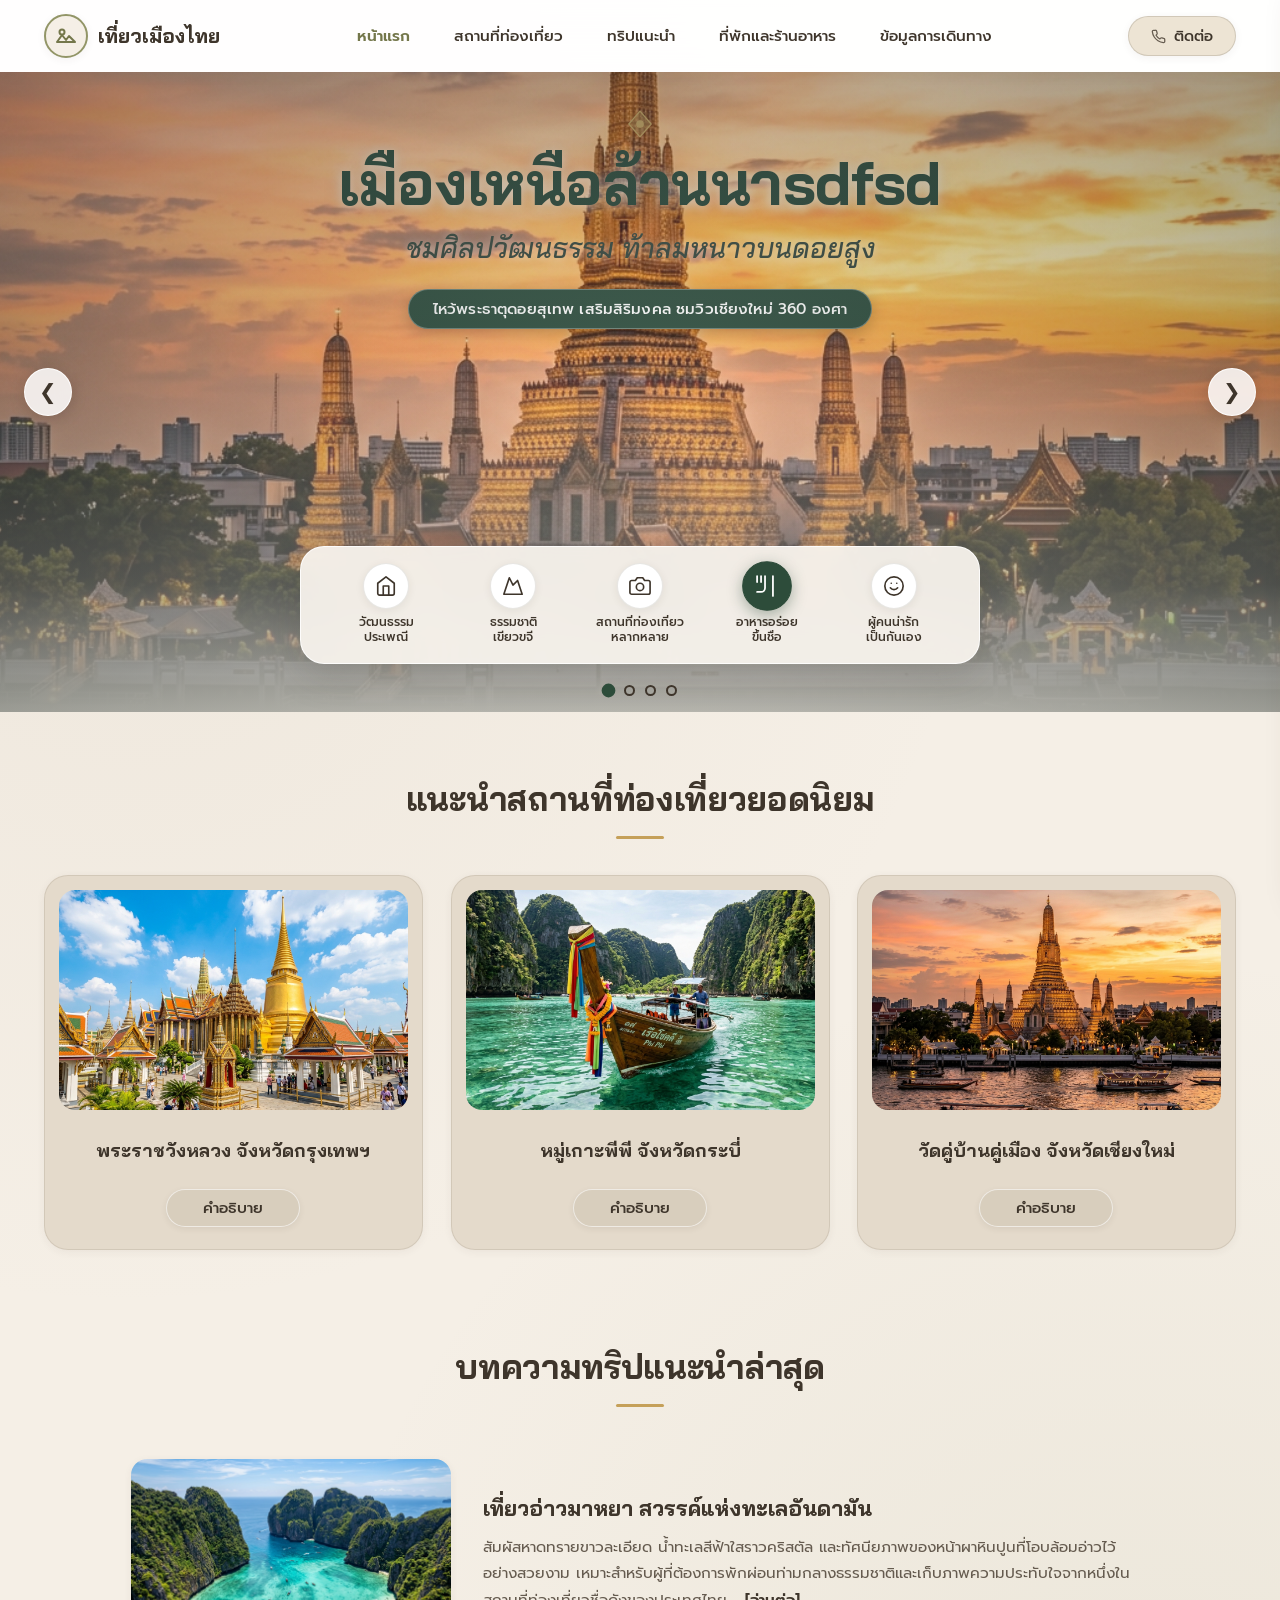
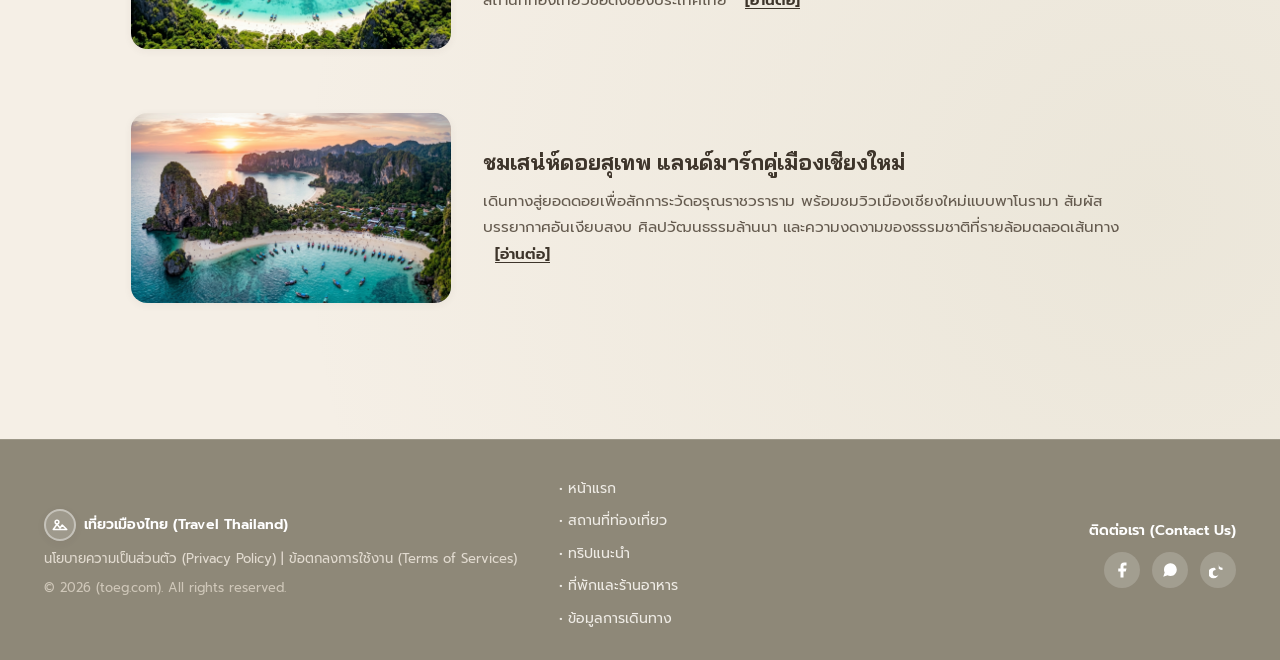
<file: index.html>
<!DOCTYPE html>
<html lang="th">

<head>
  <meta charset="UTF-8">
  <meta name="viewport" content="width=device-width, initial-scale=1.0">
  <meta name="description"
    content="เที่ยวเมืองไทย สวยทุกที่..มีเสน่ห์ไม่ซ้ำใคร - สัมผัสวัฒนธรรม ธรรมชาติ และสถานที่ท่องเที่ยวยอดนิยมทั่วไทย">
  <meta name="keywords"
    content="เที่ยวเมืองไทย, ท่องเที่ยวไทย, เมืองเหนือล้านนา, กรุงเทพ, กระบี่, เชียงใหม่, อ่าวมาหยา, พระบรมมหาราชวัง, ดอยสุเทพ">
  <title>เที่ยวเมืองไทย - สวยทุกที่..มีเสน่ห์ไม่ซ้ำใคร</title>

  <!-- Google Fonts Preconnect & Stylesheets -->
  <link rel="preconnect" href="https://fonts.googleapis.com">
  <link rel="preconnect" href="https://fonts.gstatic.com" crossorigin>

  <!-- Stylesheets -->
  <link rel="stylesheet" href="css/global.css">
  <link rel="stylesheet" href="css/components.css">
  <link rel="stylesheet" href="css/animations.css">
  <link rel="stylesheet" href="css/responsive.css">
</head>

<body>

  <!-- =========================================================================
       1. HEADER & NAVIGATION
       ========================================================================= -->
  <header class="site-header" id="siteHeader">
    <div class="header-container">

      <!-- Brand Logo (Circle Icon as in Design) -->
      <a href="#heroSection" class="header-brand" aria-label="เที่ยวเมืองไทย หน้าแรก">
        <div class="brand-logo-circle">
          <!-- Mountain & Nature Scenic Icon -->
          <svg viewBox="0 0 24 24" fill="none" stroke="currentColor" stroke-width="2" stroke-linecap="round"
            stroke-linejoin="round">
            <path d="M3 18l5-7 4 5 3-4 6 6H3z" />
            <circle cx="8" cy="8" r="2.5" />
          </svg>
        </div>
        <span class="brand-text">เที่ยวเมืองไทย</span>
      </a>

      <!-- Desktop Navigation Menu -->
      <nav class="header-nav" aria-label="Main Navigation">
        <a href="index.html" class="header-nav-link active">หน้าแรก</a>
        <a href="destinations.html" class="header-nav-link">สถานที่ท่องเที่ยว</a>
        <a href="trips.html" class="header-nav-link">ทริปแนะนำ</a>
        <a href="hotels.html" class="header-nav-link">ที่พักและร้านอาหาร</a>
        <a href="travel-info.html" class="header-nav-link">ข้อมูลการเดินทาง</a>
      </nav>

      <!-- Contact Pill Button on Right -->
      <button class="header-contact-btn" data-dest="contact-us" aria-label="ติดต่อเรา">
        <!-- Phone / Contact Icon -->
        <svg viewBox="0 0 24 24" fill="none" stroke="currentColor" stroke-width="2" stroke-linecap="round"
          stroke-linejoin="round">
          <path
            d="M22 16.92v3a2 2 0 0 1-2.18 2 19.79 19.79 0 0 1-8.63-3.07 19.5 19.5 0 0 1-6-6 19.79 19.79 0 0 1-3.07-8.67A2 2 0 0 1 4.11 2h3a2 2 0 0 1 2 1.72 12.84 12.84 0 0 0 .7 2.81 2 2 0 0 1-.45 2.11L8.09 9.91a16 16 0 0 0 6 6l1.27-1.27a2 2 0 0 1 2.11-.45 12.84 12.84 0 0 0 2.81.7A2 2 0 0 1 22 16.92z">
          </path>
        </svg>
        <span>ติดต่อ</span>
      </button>

      <!-- Mobile Top Bar with Hamburger Button -->
      <div class="mobile-top-bar">
        <a href="#heroSection" class="header-brand" aria-label="เที่ยวเมืองไทย หน้าแรก" style="display: flex;">
          <div class="brand-logo-circle">
            <svg viewBox="0 0 24 24" fill="none" stroke="currentColor" stroke-width="2" stroke-linecap="round"
              stroke-linejoin="round">
              <path d="M3 18l5-7 4 5 3-4 6 6H3z" />
              <circle cx="8" cy="8" r="2.5" />
            </svg>
          </div>
          <span
            style="font-family: var(--font-heading); font-weight: 700; font-size: 1.15rem; color: var(--text-primary);">เที่ยวเมืองไทย</span>
        </a>

        <button class="hamburger-btn" id="hamburgerBtn" aria-label="เปิดเมนูนำทาง" aria-expanded="false">
          <div class="hamburger-icon">
            <span></span>
            <span></span>
            <span></span>
          </div>
        </button>
      </div>

    </div>
  </header>

  <!-- Mobile Drawer Overlay & Menu -->
  <div class="mobile-drawer-overlay" id="drawerOverlay"></div>
  <aside class="mobile-drawer" id="mobileDrawer" aria-label="Mobile Navigation Drawer">
    <div>
      <div style="display: flex; align-items: center; gap: 10px; margin-bottom: 28px;">
        <div class="brand-logo-circle" style="width: 40px; height: 40px;">
          <svg viewBox="0 0 24 24" fill="none" stroke="currentColor" stroke-width="2" stroke-linecap="round"
            stroke-linejoin="round" style="width: 22px; height: 22px;">
            <path d="M3 18l5-7 4 5 3-4 6 6H3z" />
            <circle cx="8" cy="8" r="2.5" />
          </svg>
        </div>
        <span
          style="font-family: var(--font-heading); font-size: 1.25rem; font-weight: 700; color: var(--text-primary);">เที่ยวเมืองไทย</span>
      </div>

      <ul class="drawer-nav-list">
        <li><a href="index.html" class="drawer-nav-link active">หน้าแรก</a></li>
        <li><a href="destinations.html" class="drawer-nav-link">สถานที่ท่องเที่ยว</a></li>
        <li><a href="trips.html" class="drawer-nav-link">ทริปแนะนำ</a></li>
        <li><a href="hotels.html" class="drawer-nav-link">ที่พักและร้านอาหาร</a></li>
        <li><a href="travel-info.html" class="drawer-nav-link">ข้อมูลการเดินทาง</a></li>
        <li><a href="#contactSection" class="drawer-nav-link">ติดต่อเรา</a></li>
      </ul>
    </div>

    <div class="drawer-footer">
      <p style="font-size: 0.85rem; color: var(--text-secondary);">สัมผัสเสน่ห์ท่องเที่ยวทั่วไทย</p>
      <div class="drawer-socials">
        <button class="social-icon-btn" aria-label="Facebook"
          style="background: var(--bg-pill); color: var(--text-primary);">
          <svg viewBox="0 0 24 24" fill="currentColor">
            <path d="M18 2h-3a5 5 0 0 0-5 5v3H7v4h3v8h4v-8h3l1-4h-4V7a1 1 0 0 1 1-1h3z" />
          </svg>
        </button>
        <button class="social-icon-btn" aria-label="LINE"
          style="background: var(--bg-pill); color: var(--text-primary);">
          <svg viewBox="0 0 24 24" fill="currentColor">
            <path
              d="M21 11.5a8.38 8.38 0 0 1-.9 3.8 8.5 8.5 0 0 1-7.6 4.7 8.38 8.38 0 0 1-3.8-.9L3 21l1.9-5.7a8.38 8.38 0 0 1-.9-3.8 8.5 8.5 0 0 1 4.7-7.6 8.38 8.38 0 0 1 3.8-.9h.5a8.48 8.48 0 0 1 8 8v.5z" />
          </svg>
        </button>
        <button class="social-icon-btn" aria-label="TikTok"
          style="background: var(--bg-pill); color: var(--text-primary);">
          <svg viewBox="0 0 24 24" fill="currentColor">
            <path d="M9 12a4 4 0 1 0 4 4V4a5 5 0 0 0 5 5v3a8 8 0 0 1-5-1.7V16a7 7 0 1 1-7-7c.7 0 1.4.1 2 .3V9z" />
          </svg>
        </button>
      </div>
    </div>
  </aside>

  <!-- =========================================================================
       2. FULL-WIDTH HERO BANNER & CINEMATIC SLIDER (เคลื่อนเปลี่ยนภาพอย่างนุ่มนวล)
       ========================================================================= -->
  <main>
    <section class="hero-fullwidth-section" id="heroSection">

      <!-- Multi-Slide Backgrounds & Content Wrapper -->
      <div class="hero-slides-wrapper" id="heroSlidesWrapper">

        <!-- Slide 1: เมืองเหนือล้านนา (วัดอรุณราชวราราม เชียงใหม่) -->
        <div class="hero-slide active" data-slide="0">
          <div class="hero-slide-bg" style="background-image: url('assets/images/wat_arun.jpg');"></div>
          <div class="hero-center-content">
            <div class="hero-diamond-icon">
              <svg viewBox="0 0 100 100" fill="none" stroke="currentColor" stroke-width="4" stroke-linecap="round"
                stroke-linejoin="round">
                <path d="M50 10 L85 50 L50 90 L15 50 Z" fill="rgba(197, 160, 89, 0.4)" />
                <circle cx="50" cy="50" r="10" fill="currentColor" />
              </svg>
            </div>
            <h1 class="hero-main-title">เมืองเหนือล้านนา</h1>
            <p class="hero-main-subtitle">ชมศิลปวัฒนธรรม ท้าลมหนาวบนดอยสูง</p>
            <div class="hero-tagline-badge">ไหว้พระธาตุดอยสุเทพ เสริมสิริมงคล ชมวิวเชียงใหม่ 360 องศา</div>
          </div>
        </div>

        <div class="hero-slide active" data-slide="0">
          <div class="hero-slide-bg" style="background-image: url('assets/images/wat_arun.jpg');"></div>
          <div class="hero-center-content">
            <div class="hero-diamond-icon">
              <svg viewBox="0 0 100 100" fill="none" stroke="currentColor" stroke-width="4" stroke-linecap="round"
                stroke-linejoin="round">
                <path d="M50 10 L85 50 L50 90 L15 50 Z" fill="rgba(197, 160, 89, 0.4)" />
                <circle cx="50" cy="50" r="10" fill="currentColor" />
              </svg>
            </div>
            <h1 class="hero-main-title">เมืองเหนือล้านนาsdfsd</h1>
            <p class="hero-main-subtitle">ชมศิลปวัฒนธรรม ท้าลมหนาวบนดอยสูง</p>
            <div class="hero-tagline-badge">ไหว้พระธาตุดอยสุเทพ เสริมสิริมงคล ชมวิวเชียงใหม่ 360 องศา</div>
          </div>
        </div>

        <!-- Slide 2: เที่ยวเมืองไทย (พระบรมมหาราชวัง กรุงเทพฯ) -->
        <div class="hero-slide" data-slide="1">
          <div class="hero-slide-bg" style="background-image: url('assets/images/grand_palace.jpg');"></div>
          <div class="hero-center-content">
            <div class="hero-diamond-icon">
              <svg viewBox="0 0 100 100" fill="none" stroke="currentColor" stroke-width="4" stroke-linecap="round"
                stroke-linejoin="round">
                <path d="M50 10 L85 50 L50 90 L15 50 Z" fill="rgba(197, 160, 89, 0.4)" />
                <circle cx="50" cy="50" r="10" fill="currentColor" />
              </svg>
            </div>
            <h1 class="hero-main-title">เที่ยวเมืองไทย</h1>
            <p class="hero-main-subtitle">สวยทุกที่..มีเสน่ห์ไม่ซ้ำใคร</p>
            <div class="hero-tagline-badge">สัมผัสวัฒนธรรม ธรรมชาติ และรอยยิ้มแห่งความประทับใจ</div>
          </div>
        </div>

        <!-- Slide 3: สวรรค์ทะเลใต้ (หมู่เกาะพีพี กระบี่) -->
        <div class="hero-slide" data-slide="2">
          <div class="hero-slide-bg" style="background-image: url('assets/images/phi_phi.jpg');"></div>
          <div class="hero-center-content">
            <div class="hero-diamond-icon">
              <svg viewBox="0 0 100 100" fill="none" stroke="currentColor" stroke-width="4" stroke-linecap="round"
                stroke-linejoin="round">
                <path d="M50 10 L85 50 L50 90 L15 50 Z" fill="rgba(197, 160, 89, 0.4)" />
                <circle cx="50" cy="50" r="10" fill="currentColor" />
              </svg>
            </div>
            <h1 class="hero-main-title">สวรรค์ทะเลใต้</h1>
            <p class="hero-main-subtitle">พักผ่อนหย่อนใจไปกับสายลมและเกลียวคลื่น</p>
            <div class="hero-tagline-badge">อันดามันและอ่าวไทย น้ำใส หาดทรายขาวระดับโลก</div>
          </div>
        </div>

        <!-- Slide 4: มนต์เสน่ห์เมืองหลวง (วัดอรุณราชวราราม) -->
        <div class="hero-slide" data-slide="3">
          <div class="hero-slide-bg" style="background-image: url('assets/images/wat_arun.jpg');"></div>
          <div class="hero-center-content">
            <div class="hero-diamond-icon">
              <svg viewBox="0 0 100 100" fill="none" stroke="currentColor" stroke-width="4" stroke-linecap="round"
                stroke-linejoin="round">
                <path d="M50 10 L85 50 L50 90 L15 50 Z" fill="rgba(197, 160, 89, 0.4)" />
                <circle cx="50" cy="50" r="10" fill="currentColor" />
              </svg>
            </div>
            <h1 class="hero-main-title">มนต์เสน่ห์เมืองหลวง</h1>
            <p class="hero-main-subtitle">วิถีริมน้ำเจ้าพระยา ศิลปกรรมอันวิจิตร</p>
            <div class="hero-tagline-badge">ชมพระปรางค์วัดอรุณฯ ยามอัสดง ลิ้มลองสตรีทฟู้ดระดับโลก</div>
          </div>
        </div>

      </div>

      <!-- Vignette & Smooth Bottom Gradient Overlay -->
      <div class="hero-fullwidth-overlay"></div>

      <!-- Carousel Navigation Arrows -->
      <button class="hero-arrow-btn hero-arrow-prev" id="heroPrevBtn" aria-label="สไลด์ก่อนหน้า">&#10094;</button>
      <button class="hero-arrow-btn hero-arrow-next" id="heroNextBtn" aria-label="สไลด์ถัดไป">&#10095;</button>

      <!-- Floating Bottom Glass Card (5 Feature Buttons) -->
      <div class="hero-features-floating-card">
        <div class="hero-features-bar-grid">

          <!-- 1. วัฒนธรรม ประเพณี -->
          <button class="feature-bar-item" data-dest="feature-culture" title="คลิกเพื่อดูข้อมูล วัฒนธรรม ประเพณี">
            <div class="feature-bar-icon-circle">
              <!-- Temple / Heritage Icon -->
              <svg viewBox="0 0 24 24" fill="none" stroke="currentColor" stroke-width="1.8" stroke-linecap="round"
                stroke-linejoin="round">
                <path d="M3 9l9-7 9 7v11a2 2 0 0 1-2 2H5a2 2 0 0 1-2-2z" />
                <polyline points="9 22 9 12 15 12 15 22" />
              </svg>
            </div>
            <span class="feature-bar-label">วัฒนธรรม<br>ประเพณี</span>
          </button>

          <!-- 2. ธรรมชาติ เขียวขจี -->
          <button class="feature-bar-item" data-dest="feature-nature" title="คลิกเพื่อดูข้อมูล ธรรมชาติ เขียวขจี">
            <div class="feature-bar-icon-circle">
              <!-- Mountain Nature Icon -->
              <svg viewBox="0 0 24 24" fill="none" stroke="currentColor" stroke-width="1.8" stroke-linecap="round"
                stroke-linejoin="round">
                <path d="M8 3l4 8 5-5 5 15H2L8 3z" />
              </svg>
            </div>
            <span class="feature-bar-label">ธรรมชาติ<br>เขียวขจี</span>
          </button>

          <!-- 3. สถานที่ท่องเที่ยว หลากหลาย -->
          <button class="feature-bar-item" data-dest="feature-attractions"
            title="คลิกเพื่อดูข้อมูล สถานที่ท่องเที่ยว หลากหลาย">
            <div class="feature-bar-icon-circle">
              <!-- Camera Travel Icon -->
              <svg viewBox="0 0 24 24" fill="none" stroke="currentColor" stroke-width="1.8" stroke-linecap="round"
                stroke-linejoin="round">
                <path d="M23 19a2 2 0 0 1-2 2H3a2 2 0 0 1-2-2V8a2 2 0 0 1 2-2h4l2-3h6l2 3h4a2 2 0 0 1 2 2z" />
                <circle cx="12" cy="13" r="4" />
              </svg>
            </div>
            <span class="feature-bar-label">สถานที่ท่องเที่ยว<br>หลากหลาย</span>
          </button>

          <!-- 4. อาหารอร่อย ขึ้นชื่อ -->
          <button class="feature-bar-item active" data-dest="feature-food"
            title="คลิกเพื่อดูข้อมูล อาหารอร่อย ขึ้นชื่อ">
            <div class="feature-bar-icon-circle">
              <!-- Utensils / Food Icon -->
              <svg viewBox="0 0 24 24" fill="none" stroke="currentColor" stroke-width="1.8" stroke-linecap="round"
                stroke-linejoin="round">
                <path d="M18 2v20M2 18h4a4 4 0 0 0 4-4V2M6 2v6M2 2v6M10 2v6" />
              </svg>
            </div>
            <span class="feature-bar-label">อาหารอร่อย<br>ขึ้นชื่อ</span>
          </button>

          <!-- 5. ผู้คนน่ารัก เป็นกันเอง -->
          <button class="feature-bar-item" data-dest="feature-people" title="คลิกเพื่อดูข้อมูล ผู้คนน่ารัก เป็นกันเอง">
            <div class="feature-bar-icon-circle">
              <!-- Friendly Smile Icon -->
              <svg viewBox="0 0 24 24" fill="none" stroke="currentColor" stroke-width="1.8" stroke-linecap="round"
                stroke-linejoin="round">
                <circle cx="12" cy="12" r="10" />
                <path d="M8 14s1.5 2 4 2 4-2 4-2" />
                <line x1="9" y1="9" x2="9.01" y2="9" />
                <line x1="15" y1="9" x2="15.01" y2="9" />
              </svg>
            </div>
            <span class="feature-bar-label">ผู้คนน่ารัก<br>เป็นกันเอง</span>
          </button>

        </div>
      </div>

      <!-- Carousel Dots Indicator -->
      <div class="hero-banner-dots">
        <button class="banner-dot active" data-index="0" aria-label="สไลด์ 1"></button>
        <button class="banner-dot" data-index="1" aria-label="สไลด์ 2"></button>
        <button class="banner-dot" data-index="2" aria-label="สไลด์ 3"></button>
        <button class="banner-dot" data-index="3" aria-label="สไลด์ 4"></button>
      </div>

    </section>

    <!-- =========================================================================
         3. POPULAR DESTINATIONS (แนะนำสถานที่ท่องเที่ยวยอดนิยม)
         ========================================================================= -->
    <section class="destinations-section" id="destinations">
      <div class="container">

        <div class="section-header reveal reveal-up">
          <h2 class="section-title">แนะนำสถานที่ท่องเที่ยวยอดนิยม</h2>
        </div>

        <div class="destinations-grid">

          <!-- Destination Card 1: พระราชวังหลวง กรุงเทพฯ -->
          <div class="destination-card reveal reveal-up delay-1">
            <div class="dest-img-wrap">
              <img src="assets/images/grand_palace.jpg" alt="พระราชวังหลวง จังหวัดกรุงเทพฯ" loading="lazy">
            </div>
            <h3 class="dest-title">พระราชวังหลวง จังหวัดกรุงเทพฯ</h3>
            <button class="dest-btn btn-ripple" data-dest="grand-palace"
              aria-label="ดูคำอธิบาย พระราชวังหลวง">คำอธิบาย</button>
          </div>

          <!-- Destination Card 2: หมู่เกาะพีพี กระบี่ -->
          <div class="destination-card reveal reveal-up delay-2">
            <div class="dest-img-wrap">
              <img src="assets/images/phi_phi.jpg" alt="หมู่เกาะพีพี จังหวัดกระบี่" loading="lazy">
            </div>
            <h3 class="dest-title">หมู่เกาะพีพี จังหวัดกระบี่</h3>
            <button class="dest-btn btn-ripple" data-dest="phi-phi"
              aria-label="ดูคำอธิบาย หมู่เกาะพีพี">คำอธิบาย</button>
          </div>

          <!-- Destination Card 3: วัดคู่บ้านคู่เมือง เชียงใหม่ -->
          <div class="destination-card reveal reveal-up delay-3">
            <div class="dest-img-wrap">
              <img src="assets/images/wat_arun.jpg" alt="วัดคู่บ้านคู่เมือง จังหวัดเชียงใหม่" loading="lazy">
            </div>
            <h3 class="dest-title">วัดคู่บ้านคู่เมือง จังหวัดเชียงใหม่</h3>
            <button class="dest-btn btn-ripple" data-dest="wat-arun"
              aria-label="ดูคำอธิบาย วัดอรุณราชวราราม">คำอธิบาย</button>
          </div>

        </div>

      </div>
    </section>

    <!-- =========================================================================
         4. LATEST TRIP ARTICLES (บทความทริปแนะนำล่าสุด)
         ========================================================================= -->
    <section class="articles-section" id="articles">
      <div class="container">

        <div class="section-header reveal reveal-up">
          <h2 class="section-title">บทความทริปแนะนำล่าสุด</h2>
        </div>

        <div class="articles-list">

          <!-- Article 1: อ่าวมาหยา สวรรค์แห่งทะเลอันดามัน -->
          <article class="article-row-card reveal reveal-left delay-1">
            <div class="article-thumb-wrap">
              <img src="assets/images/maya_bay.jpg" alt="อ่าวมาหยา สวรรค์แห่งทะเลอันดามัน" loading="lazy">
            </div>
            <div class="article-content-body">
              <h3 class="article-heading">เที่ยวอ่าวมาหยา สวรรค์แห่งทะเลอันดามัน</h3>
              <p class="article-desc">
                สัมผัสหาดทรายขาวละเอียด น้ำทะเลสีฟ้าใสราวคริสตัล และทัศนียภาพของหน้าผาหินปูนที่โอบล้อมอ่าวไว้อย่างสวยงาม
                เหมาะสำหรับผู้ที่ต้องการพักผ่อนท่ามกลางธรรมชาติและเก็บภาพความประทับใจจากหนึ่งในสถานที่ท่องเที่ยวชื่อดังของประเทศไทย
                <span class="read-more-tag" data-dest="maya-bay" role="button" tabindex="0">[อ่านต่อ]</span>
              </p>
            </div>
          </article>

          <!-- Article 2: ดอยสุเทพ แลนด์มาร์กคู่เมืองเชียงใหม่ -->
          <article class="article-row-card reveal reveal-right delay-2">
            <div class="article-thumb-wrap">
              <img src="assets/images/railay_beach.jpg" alt="ดอยสุเทพ แลนด์มาร์กคู่เมืองเชียงใหม่" loading="lazy">
            </div>
            <div class="article-content-body">
              <h3 class="article-heading">ชมเสน่ห์ดอยสุเทพ แลนด์มาร์กคู่เมืองเชียงใหม่</h3>
              <p class="article-desc">
                เดินทางสู่ยอดดอยเพื่อสักการะวัดอรุณราชวราราม พร้อมชมวิวเมืองเชียงใหม่แบบพาโนรามา
                สัมผัสบรรยากาศอันเงียบสงบ ศิลปวัฒนธรรมล้านนา และความงดงามของธรรมชาติที่รายล้อมตลอดเส้นทาง
                <span class="read-more-tag" data-dest="railay-beach" role="button" tabindex="0">[อ่านต่อ]</span>
              </p>
            </div>
          </article>

        </div>

      </div>
    </section>
  </main>

  <!-- =========================================================================
       5. INTERACTIVE MODAL DIALOG (คำอธิบาย / Quick View)
       ========================================================================= -->
  <div class="modal-overlay" id="destModal" role="dialog" aria-modal="true" aria-labelledby="modalTitle">
    <div class="modal-card">
      <button class="modal-close-btn" id="modalCloseBtn" aria-label="ปิดหน้าต่าง">&times;</button>

      <div class="modal-image-wrap">
        <img id="modalImg" src="assets/images/grand_palace.jpg" alt="Destination Preview">
      </div>

      <div class="modal-body-content">
        <span class="modal-badge" id="modalBadge">มรดกทางวัฒนธรรม</span>
        <h3 class="modal-title" id="modalTitle">ชื่อสถานที่ท่องเที่ยว</h3>
        <p class="modal-text" id="modalDesc">คำอธิบายสถานที่ท่องเที่ยว...</p>

        <div class="modal-highlights">
          <h4 style="font-size: 0.95rem; font-weight: 600; margin-bottom: 10px; color: var(--text-primary);">
            ไฮไลต์และข้อมูลสำคัญ:</h4>
          <div id="modalHighlightsList"></div>
        </div>

        <div style="text-align: right;">
          <button class="dest-btn btn-ripple"
            onclick="document.getElementById('destModal').classList.remove('active'); document.body.classList.remove('drawer-open');">ปิดหน้าต่าง</button>
        </div>
      </div>
    </div>
  </div>

  <!-- =========================================================================
       6. SITE FOOTER
       ========================================================================= -->
  <footer class="site-footer" id="footer">
    <div class="container">
      <div class="footer-content-grid">

        <!-- Left: Logo & Legal Notice -->
        <div class="footer-col-left">
          <div class="footer-logo-row">
            <div class="brand-logo-circle"
              style="width: 32px; height: 32px; border-color: rgba(255, 255, 255, 0.4); background: rgba(255, 255, 255, 0.15); color: #FFFFFF;">
              <svg viewBox="0 0 24 24" fill="none" stroke="currentColor" stroke-width="2" stroke-linecap="round"
                stroke-linejoin="round" style="width: 18px; height: 18px;">
                <path d="M3 18l5-7 4 5 3-4 6 6H3z" />
                <circle cx="8" cy="8" r="2.5" />
              </svg>
            </div>
            <span>เที่ยวเมืองไทย (Travel Thailand)</span>
          </div>
          <div class="footer-legal-links">
            <button class="footer-legal-link" data-dest="privacy-policy">นโยบายความเป็นส่วนตัว (Privacy Policy)</button>
            | <button class="footer-legal-link" data-dest="terms-of-service">ข้อตกลงการใช้งาน (Terms of
              Services)</button>
          </div>
          <div class="footer-copyright">
            &copy; 2026 (toeg.com). All rights reserved.
          </div>
        </div>

        <!-- Center: Quick Links -->
        <div class="footer-col-center">
          <a href="index.html" class="footer-quick-link">• หน้าแรก</a>
          <a href="destinations.html" class="footer-quick-link">• สถานที่ท่องเที่ยว</a>
          <a href="trips.html" class="footer-quick-link">• ทริปแนะนำ</a>
          <a href="hotels.html" class="footer-quick-link">• ที่พักและร้านอาหาร</a>
          <a href="travel-info.html" class="footer-quick-link">• ข้อมูลการเดินทาง</a>
        </div>

        <!-- Right: Contact & Socials -->
        <div class="footer-col-right">
          <div class="footer-contact-title">ติดต่อเรา (Contact Us)</div>
          <div class="footer-social-icons">

            <!-- Facebook -->
            <button class="social-icon-btn" aria-label="Facebook">
              <svg viewBox="0 0 24 24" fill="currentColor">
                <path d="M18 2h-3a5 5 0 0 0-5 5v3H7v4h3v8h4v-8h3l1-4h-4V7a1 1 0 0 1 1-1h3z" />
              </svg>
            </button>

            <!-- LINE -->
            <button class="social-icon-btn" aria-label="LINE">
              <svg viewBox="0 0 24 24" fill="currentColor">
                <path
                  d="M21 11.5a8.38 8.38 0 0 1-.9 3.8 8.5 8.5 0 0 1-7.6 4.7 8.38 8.38 0 0 1-3.8-.9L3 21l1.9-5.7a8.38 8.38 0 0 1-.9-3.8 8.5 8.5 0 0 1 4.7-7.6 8.38 8.38 0 0 1 3.8-.9h.5a8.48 8.48 0 0 1 8 8v.5z" />
              </svg>
            </button>

            <!-- TikTok -->
            <button class="social-icon-btn" aria-label="TikTok">
              <svg viewBox="0 0 24 24" fill="currentColor">
                <path d="M9 12a4 4 0 1 0 4 4V4a5 5 0 0 0 5 5v3a8 8 0 0 1-5-1.7V16a7 7 0 1 1-7-7c.7 0 1.4.1 2 .3V9z" />
              </svg>
            </button>

          </div>
        </div>

      </div>
    </div>
  </footer>

  <!-- Scripts -->
  <script src="js/main.js"></script>
</body>

</html>
</file>
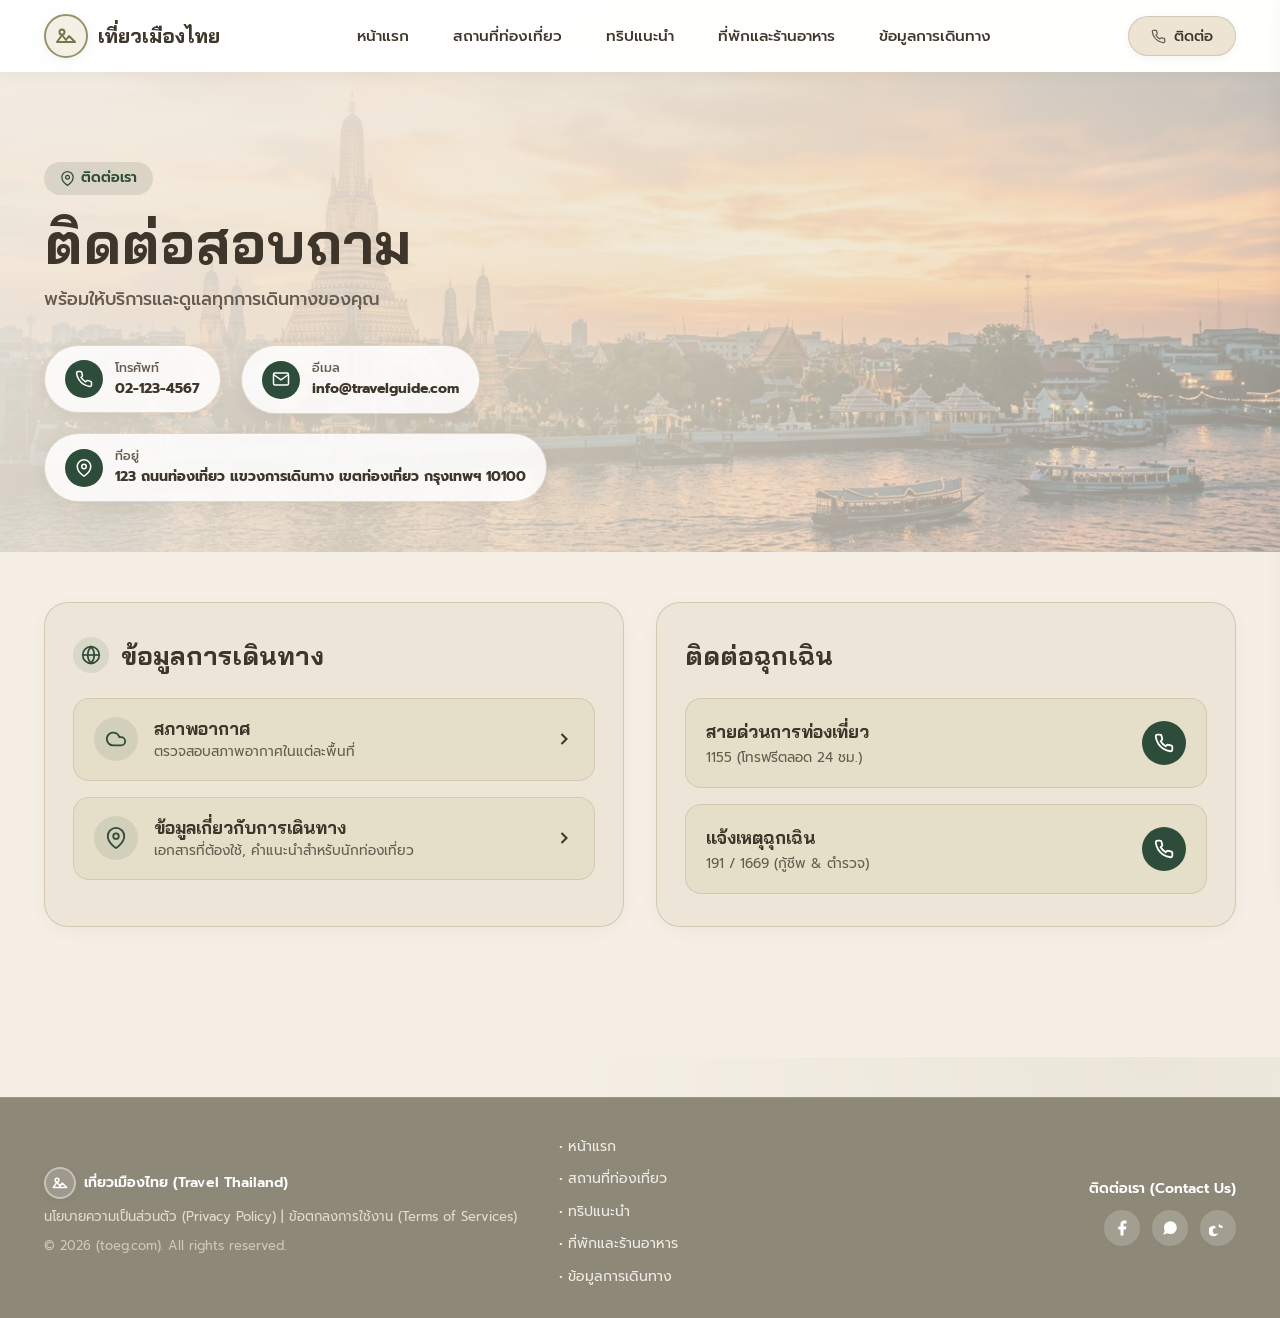
<file: contact.html>
<!DOCTYPE html>
<html lang="th">

<head>
  <meta charset="UTF-8">
  <meta name="viewport" content="width=device-width, initial-scale=1.0">
  <meta name="description"
    content="ติดต่อสอบถาม - ติดต่อทีมงานเที่ยวเมืองไทย ข้อมูลการเดินทาง และเบอร์ติดต่อฉุกเฉินตลอด 24 ชั่วโมง">
  <meta name="keywords"
    content="ติดต่อเรา, ติดต่อสอบถาม, เบอร์ฉุกเฉิน, สายด่วนการท่องเที่ยว, ข้อมูลการเดินทาง, เที่ยวเมืองไทย">
  <title>ติดต่อสอบถาม - เที่ยวเมืองไทย</title>

  <link rel="preconnect" href="https://fonts.googleapis.com">
  <link rel="preconnect" href="https://fonts.gstatic.com" crossorigin>

  <link rel="stylesheet" href="css/global.css">
  <link rel="stylesheet" href="css/components.css">
  <link rel="stylesheet" href="css/animations.css">
  <link rel="stylesheet" href="css/responsive.css">
  <link rel="stylesheet" href="css/contact.css">
</head>

<body>

  <!-- =========================================================================
       HEADER (shared)
       ========================================================================= -->
  <header class="site-header" id="siteHeader">
    <div class="header-container">
      <a href="index.html" class="header-brand" aria-label="เที่ยวเมืองไทย หน้าแรก">
        <div class="brand-logo-circle">
          <svg viewBox="0 0 24 24" fill="none" stroke="currentColor" stroke-width="2" stroke-linecap="round"
            stroke-linejoin="round">
            <path d="M3 18l5-7 4 5 3-4 6 6H3z" />
            <circle cx="8" cy="8" r="2.5" />
          </svg>
        </div>
        <span class="brand-text">เที่ยวเมืองไทย</span>
      </a>

      <nav class="header-nav" aria-label="Main Navigation">
        <a href="index.html" class="header-nav-link">หน้าแรก</a>
        <a href="destinations.html" class="header-nav-link">สถานที่ท่องเที่ยว</a>
        <a href="trips.html" class="header-nav-link">ทริปแนะนำ</a>
        <a href="hotels.html" class="header-nav-link">ที่พักและร้านอาหาร</a>
        <a href="travel-info.html" class="header-nav-link">ข้อมูลการเดินทาง</a>
      </nav>

      <button class="header-contact-btn active" id="headerContactBtn" aria-label="ติดต่อเรา" onclick="window.location='contact.html'">
        <svg viewBox="0 0 24 24" fill="none" stroke="currentColor" stroke-width="2" stroke-linecap="round"
          stroke-linejoin="round">
          <path
            d="M22 16.92v3a2 2 0 0 1-2.18 2 19.79 19.79 0 0 1-8.63-3.07 19.5 19.5 0 0 1-6-6 19.79 19.79 0 0 1-3.07-8.67A2 2 0 0 1 4.11 2h3a2 2 0 0 1 2 1.72 12.84 12.84 0 0 0 .7 2.81 2 2 0 0 1-.45 2.11L8.09 9.91a16 16 0 0 0 6 6l1.27-1.27a2 2 0 0 1 2.11-.45 12.84 12.84 0 0 0 2.81.7A2 2 0 0 1 22 16.92z">
          </path>
        </svg>
        <span>ติดต่อ</span>
      </button>

      <!-- Mobile Top Bar -->
      <div class="mobile-top-bar">
        <a href="index.html" class="header-brand" aria-label="เที่ยวเมืองไทย" style="display: flex;">
          <div class="brand-logo-circle">
            <svg viewBox="0 0 24 24" fill="none" stroke="currentColor" stroke-width="2" stroke-linecap="round"
              stroke-linejoin="round">
              <path d="M3 18l5-7 4 5 3-4 6 6H3z" />
              <circle cx="8" cy="8" r="2.5" />
            </svg>
          </div>
          <span
            style="font-family: var(--font-heading); font-weight: 700; font-size: 1.15rem; color: var(--text-primary);">เที่ยวเมืองไทย</span>
        </a>
        <button class="hamburger-btn" id="hamburgerBtn" aria-label="เปิดเมนู" aria-expanded="false">
          <div class="hamburger-icon">
            <span></span>
            <span></span>
            <span></span>
          </div>
        </button>
      </div>
    </div>
  </header>

  <!-- Mobile Drawer -->
  <div class="mobile-drawer-overlay" id="drawerOverlay"></div>
  <aside class="mobile-drawer" id="mobileDrawer" aria-label="Mobile Navigation Drawer">
    <div>
      <div style="display: flex; align-items: center; gap: 10px; margin-bottom: 28px;">
        <div class="brand-logo-circle" style="width: 40px; height: 40px;">
          <svg viewBox="0 0 24 24" fill="none" stroke="currentColor" stroke-width="2" stroke-linecap="round"
            stroke-linejoin="round" style="width: 22px; height: 22px;">
            <path d="M3 18l5-7 4 5 3-4 6 6H3z" />
            <circle cx="8" cy="8" r="2.5" />
          </svg>
        </div>
        <span
          style="font-family: var(--font-heading); font-size: 1.25rem; font-weight: 700; color: var(--text-primary);">เที่ยวเมืองไทย</span>
      </div>
      <ul class="drawer-nav-list">
        <li><a href="index.html" class="drawer-nav-link">หน้าแรก</a></li>
        <li><a href="destinations.html" class="drawer-nav-link">สถานที่ท่องเที่ยว</a></li>
        <li><a href="trips.html" class="drawer-nav-link">ทริปแนะนำ</a></li>
        <li><a href="hotels.html" class="drawer-nav-link">ที่พักและร้านอาหาร</a></li>
        <li><a href="travel-info.html" class="drawer-nav-link">ข้อมูลการเดินทาง</a></li>
        <li><a href="contact.html" class="drawer-nav-link active">ติดต่อเรา</a></li>
      </ul>
    </div>
    <div class="drawer-footer">
      <p style="font-size: 0.85rem; color: var(--text-secondary);">สัมผัสเสน่ห์ท่องเที่ยวทั่วไทย</p>
    </div>
  </aside>

  <!-- =========================================================================
       HERO BANNER
       ========================================================================= -->
  <section class="contact-hero">
    <div class="contact-hero-bg">
      <img src="assets/images/contact_hero.jpg" alt="วิววัดอรุณริมแม่น้ำเจ้าพระยา" loading="eager">
      <div class="contact-hero-overlay"></div>
    </div>

    <div class="container contact-hero-content">
      <div class="contact-hero-left reveal reveal-left">
        <div class="contact-hero-badge">
          <svg viewBox="0 0 24 24" fill="none" stroke="currentColor" stroke-width="2">
            <path d="M21 10c0 7-9 13-9 13s-9-6-9-13a9 9 0 0 1 18 0z" />
            <circle cx="12" cy="10" r="3" />
          </svg>
          <span>ติดต่อเรา</span>
        </div>

        <h1 class="contact-hero-title">ติดต่อสอบถาม</h1>
        <p class="contact-hero-subtitle">พร้อมให้บริการและดูแลทุกการเดินทางของคุณ</p>

        <!-- 3 Contact Info Cards Row -->
        <div class="contact-info-row">

          <div class="contact-info-item">
            <div class="contact-info-icon">
              <svg viewBox="0 0 24 24" fill="none" stroke="currentColor" stroke-width="2">
                <path d="M22 16.92v3a2 2 0 0 1-2.18 2 19.79 19.79 0 0 1-8.63-3.07 19.5 19.5 0 0 1-6-6 19.79 19.79 0 0 1-3.07-8.67A2 2 0 0 1 4.11 2h3a2 2 0 0 1 2 1.72 12.84 12.84 0 0 0 .7 2.81 2 2 0 0 1-.45 2.11L8.09 9.91a16 16 0 0 0 6 6l1.27-1.27a2 2 0 0 1 2.11-.45 12.84 12.84 0 0 0 2.81.7A2 2 0 0 1 22 16.92z"/>
              </svg>
            </div>
            <div>
              <div class="info-label">โทรศัพท์</div>
              <div class="info-val">02-123-4567</div>
            </div>
          </div>

          <div class="contact-info-item">
            <div class="contact-info-icon">
              <svg viewBox="0 0 24 24" fill="none" stroke="currentColor" stroke-width="2">
                <path d="M4 4h16c1.1 0 2 .9 2 2v12c0 1.1-.9 2-2 2H4c-1.1 0-2-.9-2-2V6c0-1.1.9-2 2-2z"/>
                <polyline points="22,6 12,13 2,6"/>
              </svg>
            </div>
            <div>
              <div class="info-label">อีเมล</div>
              <div class="info-val">info@travelguide.com</div>
            </div>
          </div>

          <div class="contact-info-item">
            <div class="contact-info-icon">
              <svg viewBox="0 0 24 24" fill="none" stroke="currentColor" stroke-width="2">
                <path d="M21 10c0 7-9 13-9 13s-9-6-9-13a9 9 0 0 1 18 0z"/>
                <circle cx="12" cy="10" r="3"/>
              </svg>
            </div>
            <div>
              <div class="info-label">ที่อยู่</div>
              <div class="info-val">123 ถนนท่องเที่ยว แขวงการเดินทาง เขตท่องเที่ยว กรุงเทพฯ 10100</div>
            </div>
          </div>

        </div>
      </div>
    </div>
  </section>

  <!-- =========================================================================
       MAIN GRID SECTION (Two Panels: ข้อมูลการเดินทาง & ติดต่อฉุกเฉิน)
       ========================================================================= -->
  <main class="contact-main-section">
    <div class="container">

      <div class="contact-panels-grid">

        <!-- Panel 1: ข้อมูลการเดินทาง -->
        <div class="contact-panel-card reveal reveal-up">
          <div class="panel-header">
            <div class="panel-icon">
              <svg viewBox="0 0 24 24" fill="none" stroke="currentColor" stroke-width="2">
                <circle cx="12" cy="12" r="10"/>
                <line x1="2" y1="12" x2="22" y2="12"/>
                <path d="M12 2a15.3 15.3 0 0 1 4 10 15.3 15.3 0 0 1-4 10 15.3 15.3 0 0 1-4-10 15.3 15.3 0 0 1 4-10z"/>
              </svg>
            </div>
            <h2 class="panel-title">ข้อมูลการเดินทาง</h2>
          </div>

          <div class="panel-actions-list">

            <!-- Action 1: สภาพอากาศ -->
            <button class="panel-action-item" id="actionWeather">
              <div class="action-icon">
                <svg viewBox="0 0 24 24" fill="none" stroke="currentColor" stroke-width="2">
                  <path d="M17.5 19H9a7 7 0 1 1 6.71-9h1.79a4.5 4.5 0 1 1 0 9z"/>
                </svg>
              </div>
              <div class="action-text">
                <div class="action-title">สภาพอากาศ</div>
                <div class="action-desc">ตรวจสอบสภาพอากาศในแต่ละพื้นที่</div>
              </div>
              <div class="action-chevron">
                <svg viewBox="0 0 24 24" fill="none" stroke="currentColor" stroke-width="2.5">
                  <polyline points="9 18 15 12 9 6"/>
                </svg>
              </div>
            </button>

            <!-- Action 2: ข้อมูลเกี่ยวกับการเดินทาง -->
            <button class="panel-action-item" id="actionDoc">
              <div class="action-icon">
                <svg viewBox="0 0 24 24" fill="none" stroke="currentColor" stroke-width="2">
                  <path d="M21 10c0 7-9 13-9 13s-9-6-9-13a9 9 0 0 1 18 0z"/>
                  <circle cx="12" cy="10" r="3"/>
                </svg>
              </div>
              <div class="action-text">
                <div class="action-title">ข้อมูลเกี่ยวกับการเดินทาง</div>
                <div class="action-desc">เอกสารที่ต้องใช้, คำแนะนำสำหรับนักท่องเที่ยว</div>
              </div>
              <div class="action-chevron">
                <svg viewBox="0 0 24 24" fill="none" stroke="currentColor" stroke-width="2.5">
                  <polyline points="9 18 15 12 9 6"/>
                </svg>
              </div>
            </button>

          </div>
        </div>

        <!-- Panel 2: ติดต่อฉุกเฉิน -->
        <div class="contact-panel-card reveal reveal-up delay-1">
          <div class="panel-header">
            <h2 class="panel-title">ติดต่อฉุกเฉิน</h2>
          </div>

          <div class="panel-actions-list">

            <!-- Emergency 1: สายด่วนการท่องเที่ยว -->
            <a href="tel:1155" class="panel-action-item emergency-item">
              <div class="action-text">
                <div class="action-title">สายด่วนการท่องเที่ยว</div>
                <div class="action-desc">1155 (โทรฟรีตลอด 24 ชม.)</div>
              </div>
              <div class="action-phone-btn">
                <svg viewBox="0 0 24 24" fill="none" stroke="currentColor" stroke-width="2.2">
                  <path d="M22 16.92v3a2 2 0 0 1-2.18 2 19.79 19.79 0 0 1-8.63-3.07 19.5 19.5 0 0 1-6-6 19.79 19.79 0 0 1-3.07-8.67A2 2 0 0 1 4.11 2h3a2 2 0 0 1 2 1.72 12.84 12.84 0 0 0 .7 2.81 2 2 0 0 1-.45 2.11L8.09 9.91a16 16 0 0 0 6 6l1.27-1.27a2 2 0 0 1 2.11-.45 12.84 12.84 0 0 0 2.81.7A2 2 0 0 1 22 16.92z"/>
                </svg>
              </div>
            </a>

            <!-- Emergency 2: แจ้งเหตุฉุกเฉิน -->
            <a href="tel:191" class="panel-action-item emergency-item">
              <div class="action-text">
                <div class="action-title">แจ้งเหตุฉุกเฉิน</div>
                <div class="action-desc">191 / 1669 (กู้ชีพ & ตำรวจ)</div>
              </div>
              <div class="action-phone-btn">
                <svg viewBox="0 0 24 24" fill="none" stroke="currentColor" stroke-width="2.2">
                  <path d="M22 16.92v3a2 2 0 0 1-2.18 2 19.79 19.79 0 0 1-8.63-3.07 19.5 19.5 0 0 1-6-6 19.79 19.79 0 0 1-3.07-8.67A2 2 0 0 1 4.11 2h3a2 2 0 0 1 2 1.72 12.84 12.84 0 0 0 .7 2.81 2 2 0 0 1-.45 2.11L8.09 9.91a16 16 0 0 0 6 6l1.27-1.27a2 2 0 0 1 2.11-.45 12.84 12.84 0 0 0 2.81.7A2 2 0 0 1 22 16.92z"/>
                </svg>
              </div>
            </a>

          </div>
        </div>

      </div>

      

    </div>
  </main>

  <!-- =========================================================================
       MODAL (Weather & Docs Info)
       ========================================================================= -->
  <div class="modal-overlay" id="contactInfoModal" role="dialog" aria-modal="true">
    <div class="modal-card">
      <button class="modal-close-btn" id="contactModalClose">&times;</button>
      <div class="modal-body-content" style="padding-top: 36px;">
        <span class="modal-badge" id="cModalBadge">ข้อมูลสภาพอากาศ</span>
        <h3 class="modal-title" id="cModalTitle">รายงานสภาพอากาศประจำภูมิภาค</h3>
        <div id="cModalBodyText" style="font-size: 0.95rem; color: var(--text-secondary); line-height: 1.7; margin-top: 12px;"></div>
        <div style="text-align: right; margin-top: 24px;">
          <button class="dest-read-btn" onclick="document.getElementById('contactInfoModal').classList.remove('active'); document.body.classList.remove('drawer-open');">ปิดหน้าต่าง</button>
        </div>
      </div>
    </div>
  </div>

  <!-- =========================================================================
       FOOTER (shared)
       ========================================================================= -->
  <footer class="site-footer" id="footer">
    <div class="container">
      <div class="footer-content-grid">
        <div class="footer-col-left">
          <div class="footer-logo-row">
            <div class="brand-logo-circle"
              style="width: 32px; height: 32px; border-color: rgba(255, 255, 255, 0.4); background: rgba(255, 255, 255, 0.15); color: #FFFFFF;">
              <svg viewBox="0 0 24 24" fill="none" stroke="currentColor" stroke-width="2" stroke-linecap="round"
                stroke-linejoin="round" style="width: 18px; height: 18px;">
                <path d="M3 18l5-7 4 5 3-4 6 6H3z" />
                <circle cx="8" cy="8" r="2.5" />
              </svg>
            </div>
            <span>เที่ยวเมืองไทย (Travel Thailand)</span>
          </div>
          <div class="footer-legal-links">
            <button class="footer-legal-link">นโยบายความเป็นส่วนตัว (Privacy Policy)</button>
            | <button class="footer-legal-link">ข้อตกลงการใช้งาน (Terms of Services)</button>
          </div>
          <div class="footer-copyright">&copy; 2026 (toeg.com). All rights reserved.</div>
        </div>
        <div class="footer-col-center">
          <a href="index.html" class="footer-quick-link">• หน้าแรก</a>
          <a href="destinations.html" class="footer-quick-link">• สถานที่ท่องเที่ยว</a>
          <a href="trips.html" class="footer-quick-link">• ทริปแนะนำ</a>
          <a href="hotels.html" class="footer-quick-link">• ที่พักและร้านอาหาร</a>
          <a href="travel-info.html" class="footer-quick-link">• ข้อมูลการเดินทาง</a>
        </div>
        <div class="footer-col-right">
          <div class="footer-contact-title">ติดต่อเรา (Contact Us)</div>
          <div class="footer-social-icons">
            <button class="social-icon-btn" aria-label="Facebook">
              <svg viewBox="0 0 24 24" fill="currentColor"><path d="M18 2h-3a5 5 0 0 0-5 5v3H7v4h3v8h4v-8h3l1-4h-4V7a1 1 0 0 1 1-1h3z" /></svg>
            </button>
            <button class="social-icon-btn" aria-label="LINE">
              <svg viewBox="0 0 24 24" fill="currentColor"><path d="M21 11.5a8.38 8.38 0 0 1-.9 3.8 8.5 8.5 0 0 1-7.6 4.7 8.38 8.38 0 0 1-3.8-.9L3 21l1.9-5.7a8.38 8.38 0 0 1-.9-3.8 8.5 8.5 0 0 1 4.7-7.6 8.38 8.38 0 0 1 3.8-.9h.5a8.48 8.48 0 0 1 8 8v.5z" /></svg>
            </button>
            <button class="social-icon-btn" aria-label="TikTok">
              <svg viewBox="0 0 24 24" fill="currentColor"><path d="M9 12a4 4 0 1 0 4 4V4a5 5 0 0 0 5 5v3a8 8 0 0 1-5-1.7V16a7 7 0 1 1-7-7c.7 0 1.4.1 2 .3V9z" /></svg>
            </button>
          </div>
        </div>
      </div>
    </div>
  </footer>

  <script src="js/main.js"></script>
  <script src="js/contact.js"></script>

</body>
</html>
</file>
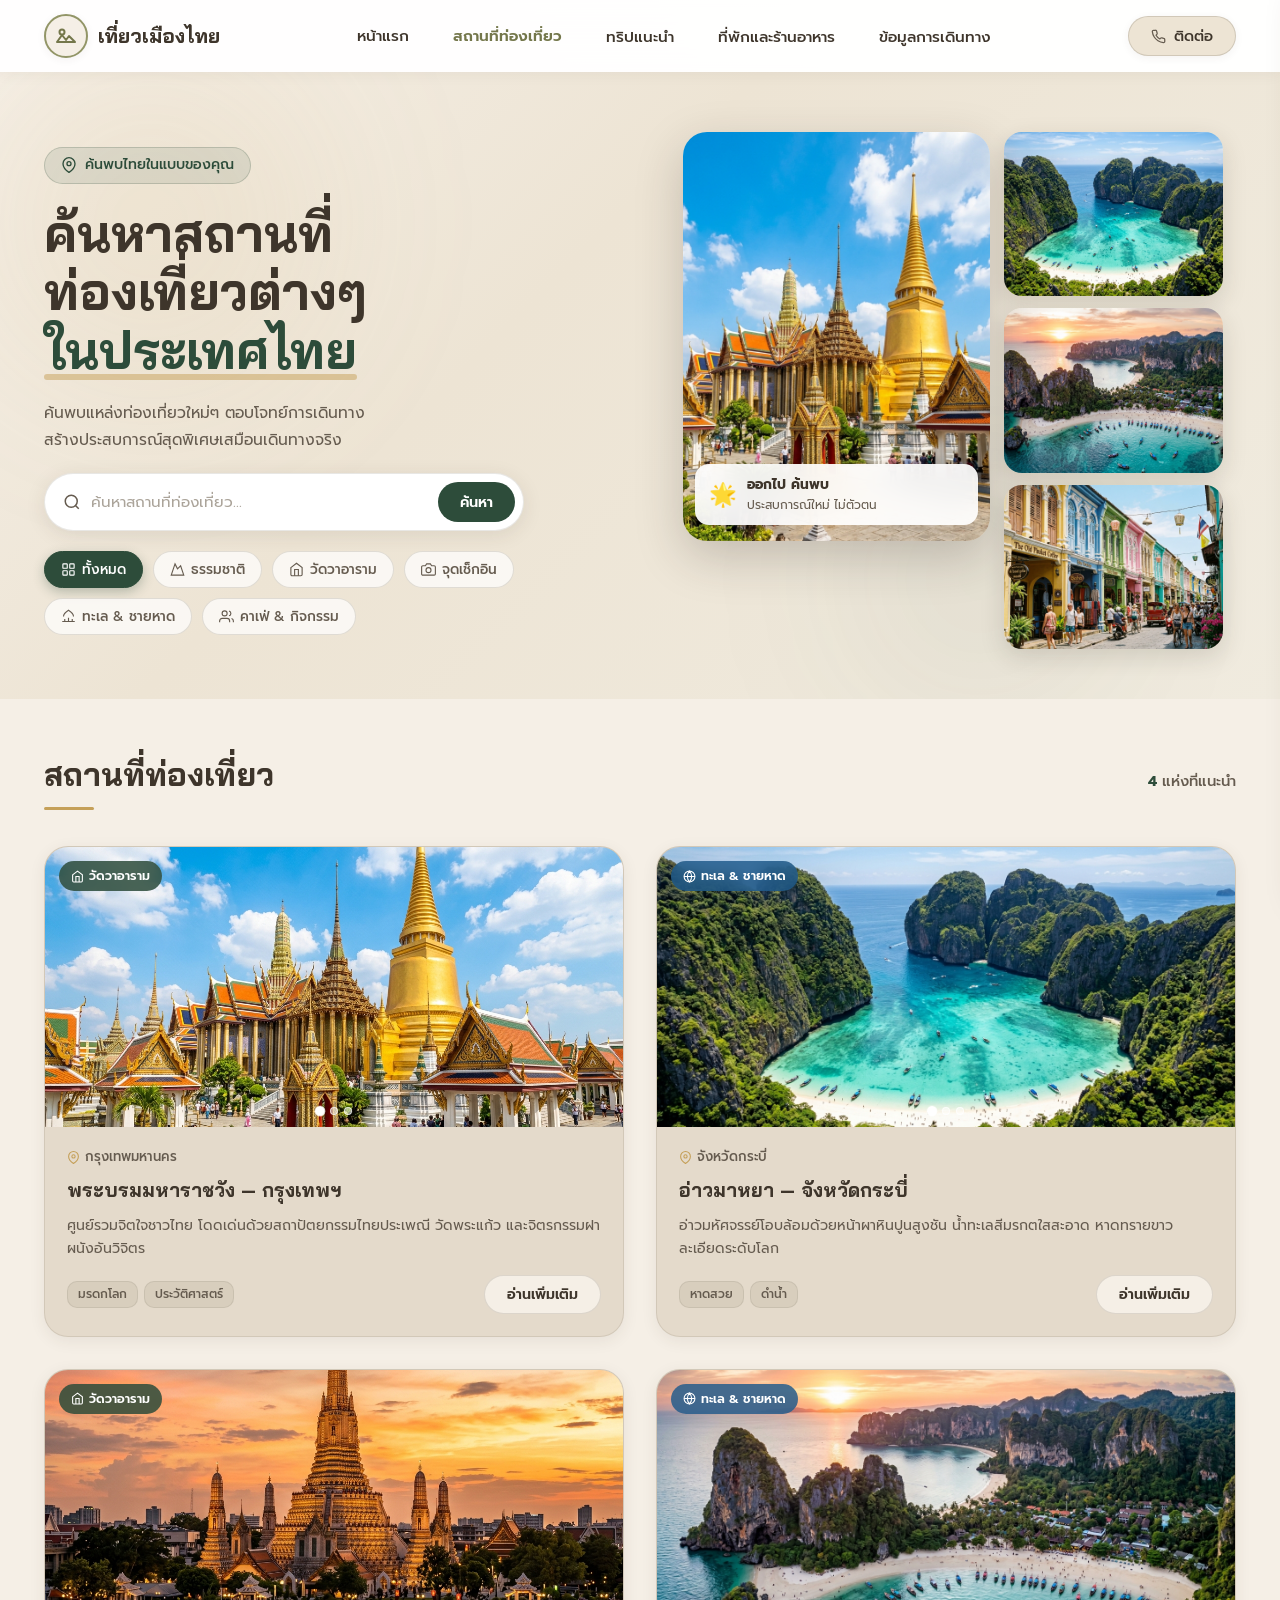
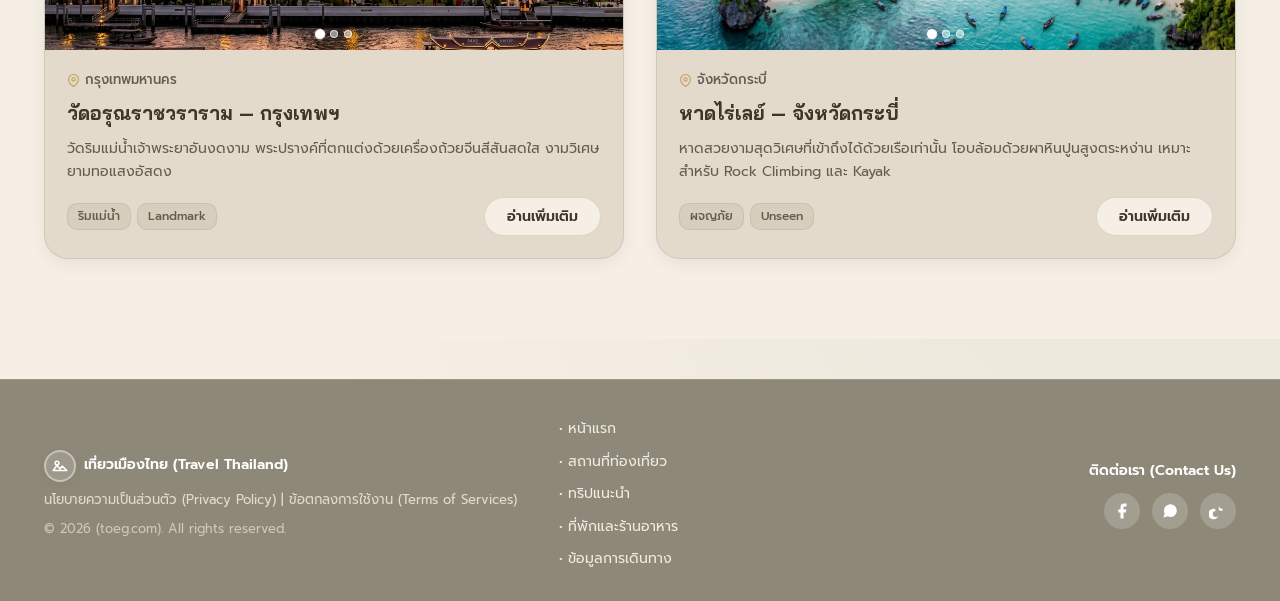
<file: destinations.html>
<!DOCTYPE html>
<html lang="th">

<head>
  <meta charset="UTF-8">
  <meta name="viewport" content="width=device-width, initial-scale=1.0">
  <meta name="description"
    content="สถานที่ท่องเที่ยวทั่วไทย - ค้นหาสถานที่ท่องเที่ยวต่างๆ ในประเทศไทย วัด ธรรมชาติ ทะเล และอื่นๆ อีกมากมาย">
  <meta name="keywords"
    content="สถานที่ท่องเที่ยว, ประเทศไทย, วัด, ธรรมชาติ, ทะเล, หาดทราย, เที่ยวไทย, Unseen Thailand">
  <title>สถานที่ท่องเที่ยว - เที่ยวเมืองไทย</title>

  <link rel="preconnect" href="https://fonts.googleapis.com">
  <link rel="preconnect" href="https://fonts.gstatic.com" crossorigin>

  <link rel="stylesheet" href="css/global.css">
  <link rel="stylesheet" href="css/components.css">
  <link rel="stylesheet" href="css/animations.css">
  <link rel="stylesheet" href="css/responsive.css">
  <link rel="stylesheet" href="css/destinations.css">
</head>

<body>

  <!-- =========================================================================
       HEADER (shared)
       ========================================================================= -->
  <header class="site-header" id="siteHeader">
    <div class="header-container">
      <a href="index.html" class="header-brand" aria-label="เที่ยวเมืองไทย หน้าแรก">
        <div class="brand-logo-circle">
          <svg viewBox="0 0 24 24" fill="none" stroke="currentColor" stroke-width="2" stroke-linecap="round"
            stroke-linejoin="round">
            <path d="M3 18l5-7 4 5 3-4 6 6H3z" />
            <circle cx="8" cy="8" r="2.5" />
          </svg>
        </div>
        <span class="brand-text">เที่ยวเมืองไทย</span>
      </a>

      <nav class="header-nav" aria-label="Main Navigation">
        <a href="index.html" class="header-nav-link">หน้าแรก</a>
        <a href="destinations.html" class="header-nav-link active">สถานที่ท่องเที่ยว</a>
        <button class="header-nav-link" onclick="window.location='trips.html'">ทริปแนะนำ</button>
        <button class="header-nav-link" onclick="window.location='hotels.html'">ที่พักและร้านอาหาร</button>
        <button class="header-nav-link" onclick="window.location='travel-info.html'">ข้อมูลการเดินทาง</button>
      </nav>

      <button class="header-contact-btn" id="headerContactBtn" aria-label="ติดต่อเรา" onclick="window.location='contact.html'">
        <svg viewBox="0 0 24 24" fill="none" stroke="currentColor" stroke-width="2" stroke-linecap="round"
          stroke-linejoin="round">
          <path
            d="M22 16.92v3a2 2 0 0 1-2.18 2 19.79 19.79 0 0 1-8.63-3.07 19.5 19.5 0 0 1-6-6 19.79 19.79 0 0 1-3.07-8.67A2 2 0 0 1 4.11 2h3a2 2 0 0 1 2 1.72 12.84 12.84 0 0 0 .7 2.81 2 2 0 0 1-.45 2.11L8.09 9.91a16 16 0 0 0 6 6l1.27-1.27a2 2 0 0 1 2.11-.45 12.84 12.84 0 0 0 2.81.7A2 2 0 0 1 22 16.92z">
          </path>
        </svg>
        <span>ติดต่อ</span>
      </button>

      <!-- Mobile Top Bar -->
      <div class="mobile-top-bar">
        <a href="index.html" class="header-brand" aria-label="เที่ยวเมืองไทย หน้าแรก" style="display: flex;">
          <div class="brand-logo-circle">
            <svg viewBox="0 0 24 24" fill="none" stroke="currentColor" stroke-width="2" stroke-linecap="round"
              stroke-linejoin="round">
              <path d="M3 18l5-7 4 5 3-4 6 6H3z" />
              <circle cx="8" cy="8" r="2.5" />
            </svg>
          </div>
          <span
            style="font-family: var(--font-heading); font-weight: 700; font-size: 1.15rem; color: var(--text-primary);">เที่ยวเมืองไทย</span>
        </a>
        <button class="hamburger-btn" id="hamburgerBtn" aria-label="เปิดเมนูนำทาง" aria-expanded="false">
          <div class="hamburger-icon">
            <span></span>
            <span></span>
            <span></span>
          </div>
        </button>
      </div>
    </div>
  </header>

  <!-- Mobile Drawer -->
  <div class="mobile-drawer-overlay" id="drawerOverlay"></div>
  <aside class="mobile-drawer" id="mobileDrawer" aria-label="Mobile Navigation Drawer">
    <div>
      <div style="display: flex; align-items: center; gap: 10px; margin-bottom: 28px;">
        <div class="brand-logo-circle" style="width: 40px; height: 40px;">
          <svg viewBox="0 0 24 24" fill="none" stroke="currentColor" stroke-width="2" stroke-linecap="round"
            stroke-linejoin="round" style="width: 22px; height: 22px;">
            <path d="M3 18l5-7 4 5 3-4 6 6H3z" />
            <circle cx="8" cy="8" r="2.5" />
          </svg>
        </div>
        <span
          style="font-family: var(--font-heading); font-size: 1.25rem; font-weight: 700; color: var(--text-primary);">เที่ยวเมืองไทย</span>
      </div>
      <ul class="drawer-nav-list">
        <li><a href="index.html" class="drawer-nav-link">หน้าแรก</a></li>
        <li><a href="destinations.html" class="drawer-nav-link active">สถานที่ท่องเที่ยว</a></li>
        <li><a href="trips.html" class="drawer-nav-link">ทริปแนะนำ</a></li>
        <li><a href="hotels.html" class="drawer-nav-link">ที่พักและร้านอาหาร</a></li>
        <li><a href="travel-info.html" class="drawer-nav-link">ข้อมูลการเดินทาง</a></li>
        <li><a href="#" class="drawer-nav-link" id="mobileContactBtn">ติดต่อเรา</a></li>
      </ul>
    </div>
    <div class="drawer-footer">
      <p style="font-size: 0.85rem; color: var(--text-secondary);">สัมผัสเสน่ห์ท่องเที่ยวทั่วไทย</p>
    </div>
  </aside>

  <!-- =========================================================================
       HERO: ค้นหาสถานที่ท่องเที่ยว (Search Hero)
       ========================================================================= -->
  <section class="dest-hero-section">
    <!-- Decorative background blobs -->
    <div class="dest-hero-blob dest-hero-blob-1"></div>
    <div class="dest-hero-blob dest-hero-blob-2"></div>

    <div class="container dest-hero-container">

      <!-- Left: Search & Filters -->
      <div class="dest-hero-left reveal reveal-left">
        <div class="dest-hero-label">
          <svg viewBox="0 0 24 24" fill="none" stroke="currentColor" stroke-width="2">
            <path d="M21 10c0 7-9 13-9 13s-9-6-9-13a9 9 0 0 1 18 0z" />
            <circle cx="12" cy="10" r="3" />
          </svg>
          <span>ค้นพบไทยในแบบของคุณ</span>
        </div>

        <h1 class="dest-hero-title">
          ค้นหาสถานที่<br>
          ท่องเที่ยวต่างๆ<br>
          <span class="dest-hero-title-highlight">ในประเทศไทย</span>
        </h1>

        <p class="dest-hero-subtitle">
          ค้นพบแหล่งท่องเที่ยวใหม่ๆ ตอบโจทย์การเดินทาง<br>สร้างประสบการณ์สุดพิเศษเสมือนเดินทางจริง
        </p>

        <!-- Search Box -->
        <div class="dest-search-box">
          <svg class="dest-search-icon" viewBox="0 0 24 24" fill="none" stroke="currentColor" stroke-width="2">
            <circle cx="11" cy="11" r="8" />
            <line x1="21" y1="21" x2="16.65" y2="16.65" />
          </svg>
          <input type="text" id="destinationSearch" placeholder="ค้นหาสถานที่ท่องเที่ยว..." class="dest-search-input"
            aria-label="ค้นหาสถานที่ท่องเที่ยว" />
          <button class="dest-search-btn" id="searchBtn" aria-label="ค้นหา">ค้นหา</button>
        </div>

        <!-- Category Filter Pills -->
        <div class="dest-category-filters" id="categoryFilters">
          <button class="dest-category-pill active" data-category="all" id="cat-all">
            <svg viewBox="0 0 24 24" fill="none" stroke="currentColor" stroke-width="1.8">
              <rect x="3" y="3" width="7" height="7" rx="1" />
              <rect x="14" y="3" width="7" height="7" rx="1" />
              <rect x="14" y="14" width="7" height="7" rx="1" />
              <rect x="3" y="14" width="7" height="7" rx="1" />
            </svg>
            <span>ทั้งหมด</span>
          </button>
          <button class="dest-category-pill" data-category="nature" id="cat-nature">
            <svg viewBox="0 0 24 24" fill="none" stroke="currentColor" stroke-width="1.8">
              <path d="M8 3l4 8 5-5 5 15H2L8 3z" />
            </svg>
            <span>ธรรมชาติ</span>
          </button>
          <button class="dest-category-pill" data-category="temple" id="cat-temple">
            <svg viewBox="0 0 24 24" fill="none" stroke="currentColor" stroke-width="1.8">
              <path d="M3 9l9-7 9 7v11a2 2 0 0 1-2 2H5a2 2 0 0 1-2-2z" />
              <polyline points="9 22 9 12 15 12 15 22" />
            </svg>
            <span>วัดวาอาราม</span>
          </button>
          <button class="dest-category-pill" data-category="checkin" id="cat-checkin">
            <svg viewBox="0 0 24 24" fill="none" stroke="currentColor" stroke-width="1.8">
              <path d="M23 19a2 2 0 0 1-2 2H3a2 2 0 0 1-2-2V8a2 2 0 0 1 2-2h4l2-3h6l2 3h4a2 2 0 0 1 2 2z" />
              <circle cx="12" cy="13" r="4" />
            </svg>
            <span>จุดเช็กอิน</span>
          </button>
          <button class="dest-category-pill" data-category="beach" id="cat-beach">
            <svg viewBox="0 0 24 24" fill="none" stroke="currentColor" stroke-width="1.8">
              <path d="M4 12c0-5 8-10 8-10s8 5 8 10" />
              <path d="M2 20h20M6 20v-4M18 20v-4M12 20V14" />
            </svg>
            <span>ทะเล & ชายหาด</span>
          </button>
          <button class="dest-category-pill" data-category="activity" id="cat-activity">
            <svg viewBox="0 0 24 24" fill="none" stroke="currentColor" stroke-width="1.8">
              <path d="M17 21v-2a4 4 0 0 0-4-4H5a4 4 0 0 0-4 4v2" />
              <circle cx="9" cy="7" r="4" />
              <path d="M23 21v-2a4 4 0 0 0-3-3.87" />
              <path d="M16 3.13a4 4 0 0 1 0 7.75" />
            </svg>
            <span>คาเฟ่ & กิจกรรม</span>
          </button>
        </div>
      </div>

      <!-- Right: Photo Collage -->
      <div class="dest-hero-right reveal reveal-right">
        <div class="dest-photo-collage">
          <div class="collage-main">
            <img src="assets/images/grand_palace.jpg" alt="พระบรมมหาราชวัง กรุงเทพฯ" loading="eager">
            <div class="collage-badge">
              <div class="collage-badge-icon">🌟</div>
              <div>
                <div style="font-weight: 700; font-size: 0.85rem; color: var(--text-primary);">ออกไป ค้นพบ</div>
                <div style="font-size: 0.75rem; color: var(--text-secondary);">ประสบการณ์ใหม่ ไม่ตัวตน</div>
              </div>
            </div>
          </div>
          <div class="collage-side">
            <div class="collage-side-item collage-side-top">
              <img src="assets/images/maya_bay.jpg" alt="อ่าวมาหยา กระบี่" loading="eager">
            </div>
            <div class="collage-side-item collage-side-mid">
              <img src="assets/images/railay_beach.jpg" alt="หาดไร่เลย์ กระบี่" loading="eager">
            </div>
            <div class="collage-side-item collage-side-bot">
              <img src="assets/images/phuket_oldtown.jpg" alt="เมืองเก่าภูเก็ต" loading="eager">
            </div>
          </div>
        </div>
      </div>

    </div>
  </section>

  <!-- =========================================================================
       DESTINATIONS GRID SECTION
       ========================================================================= -->
  <section class="dest-grid-section" id="destinationsGrid">
    <div class="container">

      <!-- Section Header with Results Count -->
      <div class="dest-grid-header reveal reveal-up">
        <h2 class="dest-grid-title">สถานที่ท่องเที่ยว</h2>
        <div class="dest-results-info" id="resultsInfo">
          <span id="resultsCount">4</span> แห่งที่แนะนำ
        </div>
      </div>

      <!-- Destination Cards Grid (2 columns) -->
      <div class="dest-cards-grid" id="destCardsGrid">

        <!-- Card 1: พระบรมมหาราชวัง -->
        <article class="dest-card" data-category="temple" data-name="พระบรมมหาราชวัง" data-id="grand-palace">
          <div class="dest-card-slider" id="slider-grand-palace">
            <div class="dest-card-slides">
              <div class="dest-card-slide active">
                <img src="assets/images/grand_palace.jpg" alt="พระบรมมหาราชวัง กรุงเทพฯ" loading="lazy">
              </div>
              <div class="dest-card-slide">
                <img src="assets/images/wat_arun.jpg" alt="วัดอรุณ กรุงเทพฯ" loading="lazy">
              </div>
              <div class="dest-card-slide">
                <img src="assets/images/wat_arun.jpg" alt="วัดอรุณ กรุงเทพฯ" loading="lazy">
              </div>
            </div>
            <button class="dest-slide-btn dest-slide-prev" aria-label="ภาพก่อนหน้า">&#10094;</button>
            <button class="dest-slide-btn dest-slide-next" aria-label="ภาพถัดไป">&#10095;</button>
            <div class="dest-slide-dots">
              <span class="dest-slide-dot active"></span>
              <span class="dest-slide-dot"></span>
              <span class="dest-slide-dot"></span>
            </div>
            <div class="dest-card-badge dest-badge-temple">
              <svg viewBox="0 0 24 24" fill="none" stroke="currentColor" stroke-width="2"><path d="M3 9l9-7 9 7v11a2 2 0 0 1-2 2H5a2 2 0 0 1-2-2z"/><polyline points="9 22 9 12 15 12 15 22"/></svg>
              วัดวาอาราม
            </div>
          </div>
          <div class="dest-card-body">
            <div class="dest-card-location">
              <svg viewBox="0 0 24 24" fill="none" stroke="currentColor" stroke-width="2"><path d="M21 10c0 7-9 13-9 13s-9-6-9-13a9 9 0 0 1 18 0z"/><circle cx="12" cy="10" r="3"/></svg>
              กรุงเทพมหานคร
            </div>
            <h3 class="dest-card-title">พระบรมมหาราชวัง — กรุงเทพฯ</h3>
            <p class="dest-card-desc">ศูนย์รวมจิตใจชาวไทย โดดเด่นด้วยสถาปัตยกรรมไทยประเพณี วัดพระแก้ว และจิตรกรรมฝาผนังอันวิจิตร</p>
            <div class="dest-card-footer">
              <div class="dest-card-tags">
                <span class="dest-tag">มรดกโลก</span>
                <span class="dest-tag">ประวัติศาสตร์</span>
              </div>
              <button class="dest-read-btn" data-id="grand-palace">อ่านเพิ่มเติม</button>
            </div>
          </div>
        </article>

        <!-- Card 2: อ่าวมาหยา -->
        <article class="dest-card" data-category="beach" data-name="อ่าวมาหยา" data-id="maya-bay">
          <div class="dest-card-slider" id="slider-maya-bay">
            <div class="dest-card-slides">
              <div class="dest-card-slide active">
                <img src="assets/images/maya_bay.jpg" alt="อ่าวมาหยา เกาะพีพีเล" loading="lazy">
              </div>
              <div class="dest-card-slide">
                <img src="assets/images/phi_phi.jpg" alt="หมู่เกาะพีพี กระบี่" loading="lazy">
              </div>
              <div class="dest-card-slide">
                <img src="assets/images/railay_beach.jpg" alt="หาดไร่เลย์ กระบี่" loading="lazy">
              </div>
            </div>
            <button class="dest-slide-btn dest-slide-prev" aria-label="ภาพก่อนหน้า">&#10094;</button>
            <button class="dest-slide-btn dest-slide-next" aria-label="ภาพถัดไป">&#10095;</button>
            <div class="dest-slide-dots">
              <span class="dest-slide-dot active"></span>
              <span class="dest-slide-dot"></span>
              <span class="dest-slide-dot"></span>
            </div>
            <div class="dest-card-badge dest-badge-beach">
              <svg viewBox="0 0 24 24" fill="none" stroke="currentColor" stroke-width="2"><circle cx="12" cy="12" r="10"/><path d="M2 12h20"/><path d="M12 2a15.3 15.3 0 0 1 4 10 15.3 15.3 0 0 1-4 10 15.3 15.3 0 0 1-4-10 15.3 15.3 0 0 1 4-10z"/></svg>
              ทะเล & ชายหาด
            </div>
          </div>
          <div class="dest-card-body">
            <div class="dest-card-location">
              <svg viewBox="0 0 24 24" fill="none" stroke="currentColor" stroke-width="2"><path d="M21 10c0 7-9 13-9 13s-9-6-9-13a9 9 0 0 1 18 0z"/><circle cx="12" cy="10" r="3"/></svg>
              จังหวัดกระบี่
            </div>
            <h3 class="dest-card-title">อ่าวมาหยา — จังหวัดกระบี่</h3>
            <p class="dest-card-desc">อ่าวมหัศจรรย์โอบล้อมด้วยหน้าผาหินปูนสูงชัน น้ำทะเลสีมรกตใสสะอาด หาดทรายขาวละเอียดระดับโลก</p>
            <div class="dest-card-footer">
              <div class="dest-card-tags">
                <span class="dest-tag">หาดสวย</span>
                <span class="dest-tag">ดำน้ำ</span>
              </div>
              <button class="dest-read-btn" data-id="maya-bay">อ่านเพิ่มเติม</button>
            </div>
          </div>
        </article>

        <!-- Card 3: วัดอรุณราชวราราม -->
        <article class="dest-card" data-category="temple" data-name="วัดอรุณราชวราราม" data-id="wat-arun">
          <div class="dest-card-slider" id="slider-wat-arun">
            <div class="dest-card-slides">
              <div class="dest-card-slide active">
                <img src="assets/images/wat_arun.jpg" alt="วัดอรุณราชวราราม กรุงเทพฯ" loading="lazy">
              </div>
              <div class="dest-card-slide">
                <img src="assets/images/wat_arun_sunset.jpg" alt="วัดอรุณ ยามอัสดง" loading="lazy">
              </div>
              <div class="dest-card-slide">
                <img src="assets/images/grand_palace.jpg" alt="พระบรมมหาราชวัง" loading="lazy">
              </div>
            </div>
            <button class="dest-slide-btn dest-slide-prev" aria-label="ภาพก่อนหน้า">&#10094;</button>
            <button class="dest-slide-btn dest-slide-next" aria-label="ภาพถัดไป">&#10095;</button>
            <div class="dest-slide-dots">
              <span class="dest-slide-dot active"></span>
              <span class="dest-slide-dot"></span>
              <span class="dest-slide-dot"></span>
            </div>
            <div class="dest-card-badge dest-badge-temple">
              <svg viewBox="0 0 24 24" fill="none" stroke="currentColor" stroke-width="2"><path d="M3 9l9-7 9 7v11a2 2 0 0 1-2 2H5a2 2 0 0 1-2-2z"/><polyline points="9 22 9 12 15 12 15 22"/></svg>
              วัดวาอาราม
            </div>
          </div>
          <div class="dest-card-body">
            <div class="dest-card-location">
              <svg viewBox="0 0 24 24" fill="none" stroke="currentColor" stroke-width="2"><path d="M21 10c0 7-9 13-9 13s-9-6-9-13a9 9 0 0 1 18 0z"/><circle cx="12" cy="10" r="3"/></svg>
              กรุงเทพมหานคร
            </div>
            <h3 class="dest-card-title">วัดอรุณราชวราราม — กรุงเทพฯ</h3>
            <p class="dest-card-desc">วัดริมแม่น้ำเจ้าพระยาอันงดงาม พระปรางค์ที่ตกแต่งด้วยเครื่องถ้วยจีนสีสันสดใส งามวิเศษยามทอแสงอัสดง</p>
            <div class="dest-card-footer">
              <div class="dest-card-tags">
                <span class="dest-tag">ริมแม่น้ำ</span>
                <span class="dest-tag">Landmark</span>
              </div>
              <button class="dest-read-btn" data-id="wat-arun">อ่านเพิ่มเติม</button>
            </div>
          </div>
        </article>

        <!-- Card 4: หาดไร่เลย์ -->
        <article class="dest-card" data-category="beach" data-name="หาดไร่เลย์" data-id="railay-beach">
          <div class="dest-card-slider" id="slider-railay">
            <div class="dest-card-slides">
              <div class="dest-card-slide active">
                <img src="assets/images/railay_beach.jpg" alt="หาดไร่เลย์ กระบี่" loading="lazy">
              </div>
              <div class="dest-card-slide">
                <img src="assets/images/phi_phi.jpg" alt="หมู่เกาะพีพี" loading="lazy">
              </div>
              <div class="dest-card-slide">
                <img src="assets/images/phi_phi.jpg" alt="หมู่เกาะพีพี" loading="lazy">
              </div>
            </div>
            <button class="dest-slide-btn dest-slide-prev" aria-label="ภาพก่อนหน้า">&#10094;</button>
            <button class="dest-slide-btn dest-slide-next" aria-label="ภาพถัดไป">&#10095;</button>
            <div class="dest-slide-dots">
              <span class="dest-slide-dot active"></span>
              <span class="dest-slide-dot"></span>
              <span class="dest-slide-dot"></span>
            </div>
            <div class="dest-card-badge dest-badge-beach">
              <svg viewBox="0 0 24 24" fill="none" stroke="currentColor" stroke-width="2"><circle cx="12" cy="12" r="10"/><path d="M2 12h20"/><path d="M12 2a15.3 15.3 0 0 1 4 10 15.3 15.3 0 0 1-4 10 15.3 15.3 0 0 1-4-10 15.3 15.3 0 0 1 4-10z"/></svg>
              ทะเล & ชายหาด
            </div>
          </div>
          <div class="dest-card-body">
            <div class="dest-card-location">
              <svg viewBox="0 0 24 24" fill="none" stroke="currentColor" stroke-width="2"><path d="M21 10c0 7-9 13-9 13s-9-6-9-13a9 9 0 0 1 18 0z"/><circle cx="12" cy="10" r="3"/></svg>
              จังหวัดกระบี่
            </div>
            <h3 class="dest-card-title">หาดไร่เลย์ — จังหวัดกระบี่</h3>
            <p class="dest-card-desc">หาดสวยงามสุดวิเศษที่เข้าถึงได้ด้วยเรือเท่านั้น โอบล้อมด้วยผาหินปูนสูงตระหง่าน เหมาะสำหรับ Rock Climbing และ Kayak</p>
            <div class="dest-card-footer">
              <div class="dest-card-tags">
                <span class="dest-tag">ผจญภัย</span>
                <span class="dest-tag">Unseen</span>
              </div>
              <button class="dest-read-btn" data-id="railay-beach">อ่านเพิ่มเติม</button>
            </div>
          </div>
        </article>



      </div>

      <!-- No Results Message -->
      <div class="dest-no-results" id="noResults" style="display: none;">
        <div class="dest-no-results-icon">🔍</div>
        <h3>ไม่พบสถานที่ที่ค้นหา</h3>
        <p>ลองเปลี่ยนคำค้นหาหรือเลือกหมวดหมู่อื่น</p>
        <button class="dest-read-btn" onclick="resetFilters()">ดูทั้งหมด</button>
      </div>

    </div>
  </section>

  <!-- =========================================================================
       DETAIL MODAL (Shared)
       ========================================================================= -->
  <div class="modal-overlay" id="destModal" role="dialog" aria-modal="true" aria-labelledby="modalTitle">
    <div class="modal-card">
      <button class="modal-close-btn" id="modalCloseBtn" aria-label="ปิดหน้าต่าง">&times;</button>
      <div class="modal-image-wrap">
        <img id="modalImg" src="assets/images/grand_palace.jpg" alt="Destination Preview">
      </div>
      <div class="modal-body-content">
        <span class="modal-badge" id="modalBadge">มรดกทางวัฒนธรรม</span>
        <h3 class="modal-title" id="modalTitle">ชื่อสถานที่ท่องเที่ยว</h3>
        <p class="modal-text" id="modalDesc">คำอธิบายสถานที่ท่องเที่ยว...</p>
        <div class="modal-highlights">
          <h4 style="font-size: 0.95rem; font-weight: 600; margin-bottom: 10px; color: var(--text-primary);">ไฮไลต์และข้อมูลสำคัญ:</h4>
          <div id="modalHighlightsList"></div>
        </div>
        <div style="text-align: right;">
          <button class="dest-read-btn"
            onclick="document.getElementById('destModal').classList.remove('active'); document.body.classList.remove('drawer-open');">ปิดหน้าต่าง</button>
        </div>
      </div>
    </div>
  </div>

  <!-- =========================================================================
       FOOTER (shared)
       ========================================================================= -->
  <footer class="site-footer" id="footer">
    <div class="container">
      <div class="footer-content-grid">
        <div class="footer-col-left">
          <div class="footer-logo-row">
            <div class="brand-logo-circle"
              style="width: 32px; height: 32px; border-color: rgba(255, 255, 255, 0.4); background: rgba(255, 255, 255, 0.15); color: #FFFFFF;">
              <svg viewBox="0 0 24 24" fill="none" stroke="currentColor" stroke-width="2" stroke-linecap="round"
                stroke-linejoin="round" style="width: 18px; height: 18px;">
                <path d="M3 18l5-7 4 5 3-4 6 6H3z" />
                <circle cx="8" cy="8" r="2.5" />
              </svg>
            </div>
            <span>เที่ยวเมืองไทย (Travel Thailand)</span>
          </div>
          <div class="footer-legal-links">
            <button class="footer-legal-link">นโยบายความเป็นส่วนตัว (Privacy Policy)</button>
            | <button class="footer-legal-link">ข้อตกลงการใช้งาน (Terms of Services)</button>
          </div>
          <div class="footer-copyright">&copy; 2026 (toeg.com). All rights reserved.</div>
        </div>
        <div class="footer-col-center">
          <a href="index.html" class="footer-quick-link">• หน้าแรก</a>
          <a href="destinations.html" class="footer-quick-link">• สถานที่ท่องเที่ยว</a>
          <a href="trips.html" class="footer-quick-link">• ทริปแนะนำ</a>
          <a href="hotels.html" class="footer-quick-link">• ที่พักและร้านอาหาร</a>
          <a href="travel-info.html" class="footer-quick-link">• ข้อมูลการเดินทาง</a>
        </div>
        <div class="footer-col-right">
          <div class="footer-contact-title">ติดต่อเรา (Contact Us)</div>
          <div class="footer-social-icons">
            <button class="social-icon-btn" aria-label="Facebook">
              <svg viewBox="0 0 24 24" fill="currentColor"><path d="M18 2h-3a5 5 0 0 0-5 5v3H7v4h3v8h4v-8h3l1-4h-4V7a1 1 0 0 1 1-1h3z" /></svg>
            </button>
            <button class="social-icon-btn" aria-label="LINE">
              <svg viewBox="0 0 24 24" fill="currentColor"><path d="M21 11.5a8.38 8.38 0 0 1-.9 3.8 8.5 8.5 0 0 1-7.6 4.7 8.38 8.38 0 0 1-3.8-.9L3 21l1.9-5.7a8.38 8.38 0 0 1-.9-3.8 8.5 8.5 0 0 1 4.7-7.6 8.38 8.38 0 0 1 3.8-.9h.5a8.48 8.48 0 0 1 8 8v.5z" /></svg>
            </button>
            <button class="social-icon-btn" aria-label="TikTok">
              <svg viewBox="0 0 24 24" fill="currentColor"><path d="M9 12a4 4 0 1 0 4 4V4a5 5 0 0 0 5 5v3a8 8 0 0 1-5-1.7V16a7 7 0 1 1-7-7c.7 0 1.4.1 2 .3V9z" /></svg>
            </button>
          </div>
        </div>
      </div>
    </div>
  </footer>

  <script src="js/main.js"></script>
  <script src="js/destinations.js"></script>

</body>
</html>
</file>
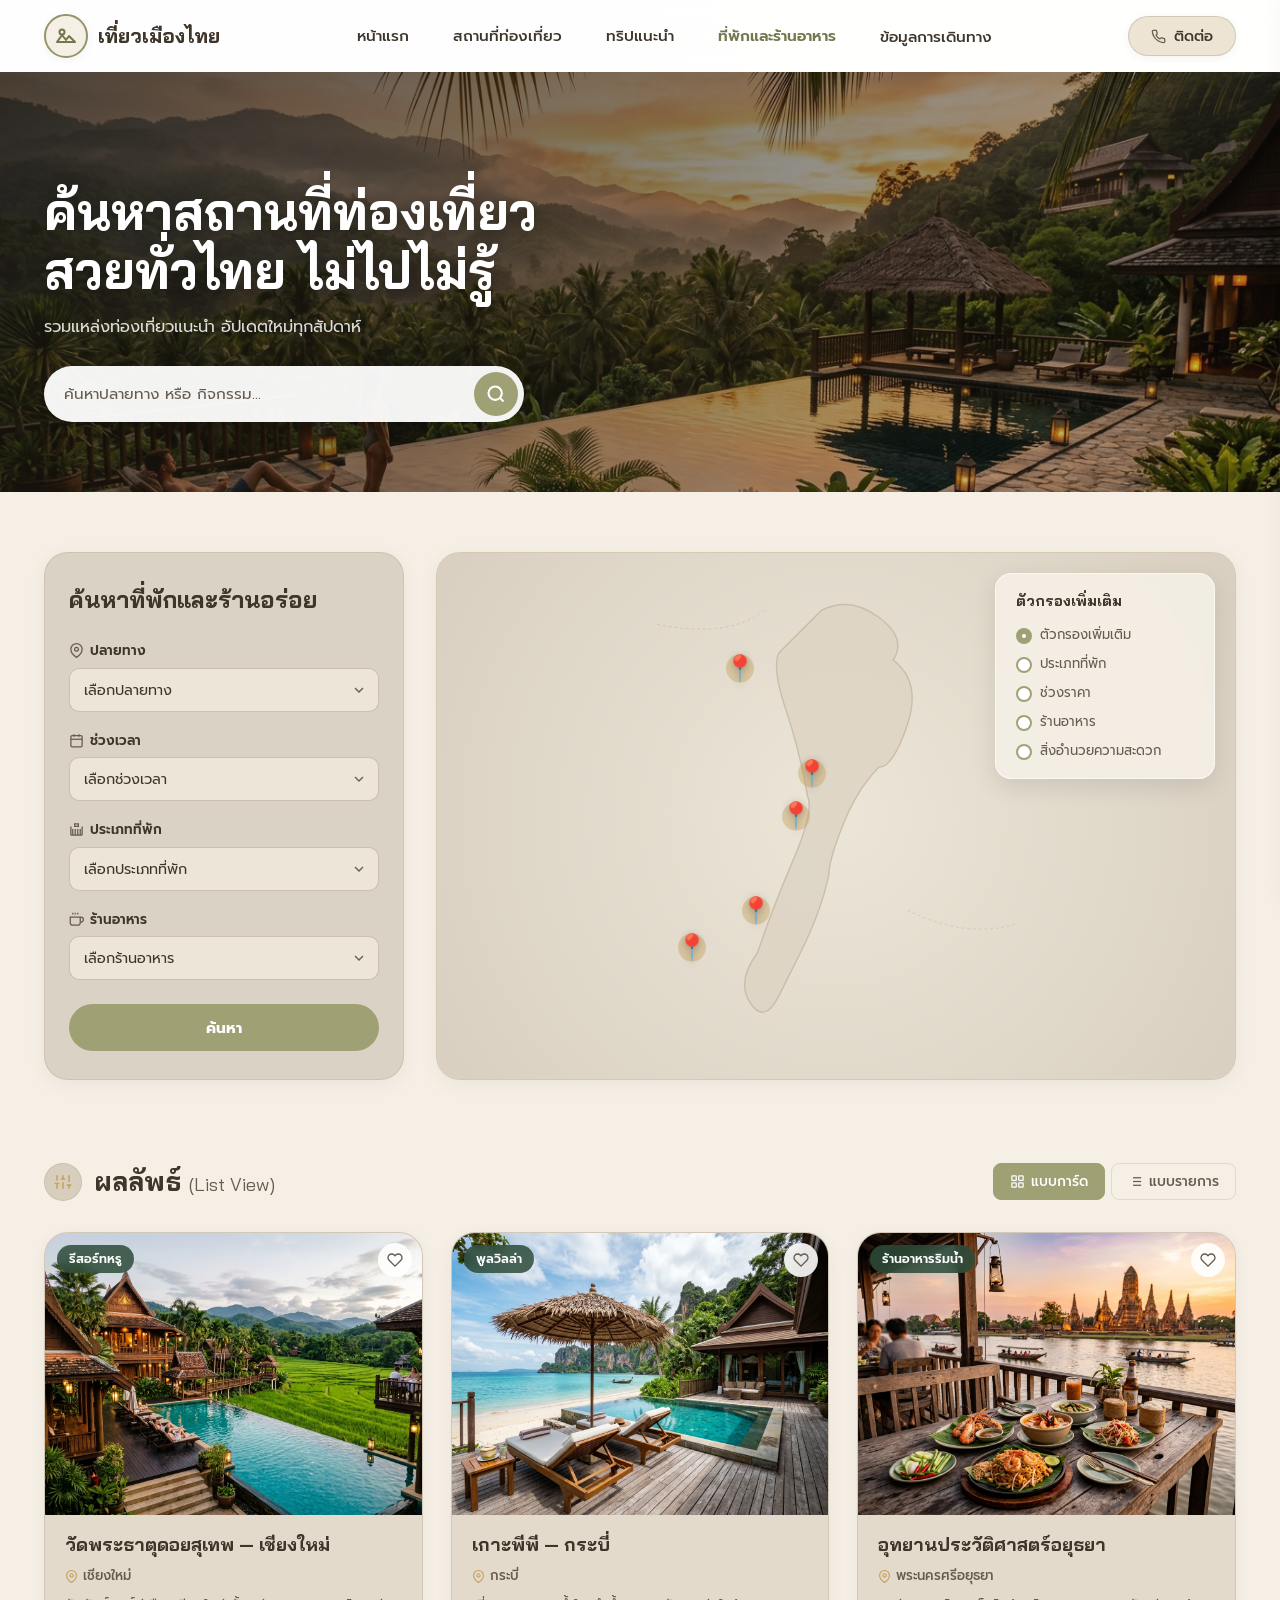
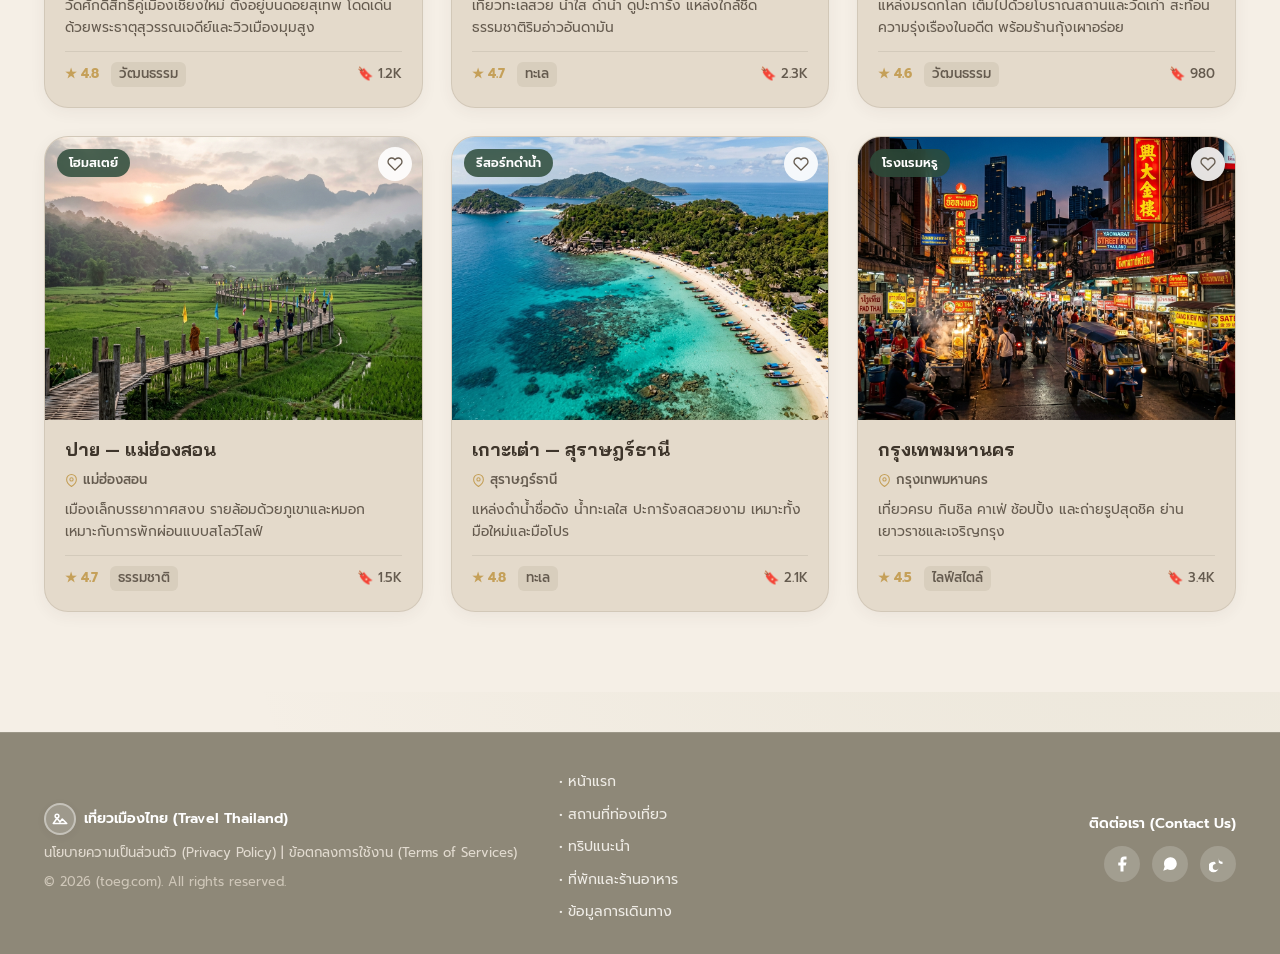
<file: hotels.html>
<!DOCTYPE html>
<html lang="th">

<head>
  <meta charset="UTF-8">
  <meta name="viewport" content="width=device-width, initial-scale=1.0">
  <meta name="description"
    content="ค้นหาที่พักและร้านอาหารทั่วไทย - รวมรีสอร์ท โรงแรมสวย ร้านอาหารอร่อย คาเฟ่ยอดนิยมทั่วประเทศไทย">
  <meta name="keywords"
    content="ที่พัก, ร้านอาหาร, โรงแรม, รีสอร์ท, คาเฟ่, ที่พักเชียงใหม่, ที่พักกระบี่, ร้านอร่อยอยุธยา, เที่ยวไทย">
  <title>ที่พักและร้านอาหารร - เที่ยวเมืองไทย</title>

  <link rel="preconnect" href="https://fonts.googleapis.com">
  <link rel="preconnect" href="https://fonts.gstatic.com" crossorigin>

  <link rel="stylesheet" href="css/global.css">
  <link rel="stylesheet" href="css/components.css">
  <link rel="stylesheet" href="css/animations.css">
  <link rel="stylesheet" href="css/responsive.css">
  <link rel="stylesheet" href="css/hotels.css">
</head>

<body>

  <!-- =========================================================================
       HEADER (shared)
       ========================================================================= -->
  <header class="site-header" id="siteHeader">
    <div class="header-container">
      <a href="index.html" class="header-brand" aria-label="เที่ยวเมืองไทย หน้าแรก">
        <div class="brand-logo-circle">
          <svg viewBox="0 0 24 24" fill="none" stroke="currentColor" stroke-width="2" stroke-linecap="round"
            stroke-linejoin="round">
            <path d="M3 18l5-7 4 5 3-4 6 6H3z" />
            <circle cx="8" cy="8" r="2.5" />
          </svg>
        </div>
        <span class="brand-text">เที่ยวเมืองไทย</span>
      </a>

      <nav class="header-nav" aria-label="Main Navigation">
        <a href="index.html" class="header-nav-link">หน้าแรก</a>
        <a href="destinations.html" class="header-nav-link">สถานที่ท่องเที่ยว</a>
        <a href="trips.html" class="header-nav-link">ทริปแนะนำ</a>
        <a href="hotels.html" class="header-nav-link active">ที่พักและร้านอาหาร</a>
        <button class="header-nav-link" onclick="window.location='travel-info.html'">ข้อมูลการเดินทาง</button>
      </nav>

      <button class="header-contact-btn" id="headerContactBtn" aria-label="ติดต่อเรา" onclick="window.location='contact.html'">
        <svg viewBox="0 0 24 24" fill="none" stroke="currentColor" stroke-width="2" stroke-linecap="round"
          stroke-linejoin="round">
          <path
            d="M22 16.92v3a2 2 0 0 1-2.18 2 19.79 19.79 0 0 1-8.63-3.07 19.5 19.5 0 0 1-6-6 19.79 19.79 0 0 1-3.07-8.67A2 2 0 0 1 4.11 2h3a2 2 0 0 1 2 1.72 12.84 12.84 0 0 0 .7 2.81 2 2 0 0 1-.45 2.11L8.09 9.91a16 16 0 0 0 6 6l1.27-1.27a2 2 0 0 1 2.11-.45 12.84 12.84 0 0 0 2.81.7A2 2 0 0 1 22 16.92z">
          </path>
        </svg>
        <span>ติดต่อ</span>
      </button>

      <!-- Mobile Top Bar -->
      <div class="mobile-top-bar">
        <a href="index.html" class="header-brand" aria-label="เที่ยวเมืองไทย" style="display: flex;">
          <div class="brand-logo-circle">
            <svg viewBox="0 0 24 24" fill="none" stroke="currentColor" stroke-width="2" stroke-linecap="round"
              stroke-linejoin="round">
              <path d="M3 18l5-7 4 5 3-4 6 6H3z" />
              <circle cx="8" cy="8" r="2.5" />
            </svg>
          </div>
          <span
            style="font-family: var(--font-heading); font-weight: 700; font-size: 1.15rem; color: var(--text-primary);">เที่ยวเมืองไทย</span>
        </a>
        <button class="hamburger-btn" id="hamburgerBtn" aria-label="เปิดเมนู" aria-expanded="false">
          <div class="hamburger-icon">
            <span></span>
            <span></span>
            <span></span>
          </div>
        </button>
      </div>
    </div>
  </header>

  <!-- Mobile Drawer -->
  <div class="mobile-drawer-overlay" id="drawerOverlay"></div>
  <aside class="mobile-drawer" id="mobileDrawer" aria-label="Mobile Navigation Drawer">
    <div>
      <div style="display: flex; align-items: center; gap: 10px; margin-bottom: 28px;">
        <div class="brand-logo-circle" style="width: 40px; height: 40px;">
          <svg viewBox="0 0 24 24" fill="none" stroke="currentColor" stroke-width="2" stroke-linecap="round"
            stroke-linejoin="round" style="width: 22px; height: 22px;">
            <path d="M3 18l5-7 4 5 3-4 6 6H3z" />
            <circle cx="8" cy="8" r="2.5" />
          </svg>
        </div>
        <span
          style="font-family: var(--font-heading); font-size: 1.25rem; font-weight: 700; color: var(--text-primary);">เที่ยวเมืองไทย</span>
      </div>
      <ul class="drawer-nav-list">
        <li><a href="index.html" class="drawer-nav-link">หน้าแรก</a></li>
        <li><a href="destinations.html" class="drawer-nav-link">สถานที่ท่องเที่ยว</a></li>
        <li><a href="trips.html" class="drawer-nav-link">ทริปแนะนำ</a></li>
        <li><a href="hotels.html" class="drawer-nav-link active">ที่พักและร้านอาหาร</a></li>
        <li><a href="travel-info.html" class="drawer-nav-link">ข้อมูลการเดินทาง</a></li>
        <li><a href="#" class="drawer-nav-link">ติดต่อเรา</a></li>
      </ul>
    </div>
    <div class="drawer-footer">
      <p style="font-size: 0.85rem; color: var(--text-secondary);">สัมผัสเสน่ห์ท่องเที่ยวทั่วไทย</p>
    </div>
  </aside>

  <!-- =========================================================================
       HERO BANNER
       ========================================================================= -->
  <section class="hotels-hero">
    <div class="hotels-hero-bg">
      <img src="assets/images/hotels_hero.jpg" alt="รีสอร์ทสวยบรรยากาศดี" loading="eager">
      <div class="hotels-hero-overlay"></div>
    </div>

    <div class="container hotels-hero-content">
      <div class="hotels-hero-box reveal reveal-up">
        <h1 class="hotels-hero-title">
          ค้นหาสถานที่ท่องเที่ยว<br>
          สวยทั่วไทย ไม่ไปไม่รู้
        </h1>
        <p class="hotels-hero-subtitle">รวมแหล่งท่องเที่ยวแนะนำ อัปเดตใหม่ทุกสัปดาห์</p>

        <div class="hotels-search-box">
          <input type="text" id="hotelsHeroSearch" class="hotels-search-input"
            placeholder="ค้นหาปลายทาง หรือ กิจกรรม..." aria-label="ค้นหาที่พักและร้านอาหาร">
          <button class="hotels-search-btn" id="hotelsSearchBtn" aria-label="ค้นหา">
            <svg viewBox="0 0 24 24" fill="none" stroke="currentColor" stroke-width="2.5">
              <circle cx="11" cy="11" r="8" />
              <line x1="21" y1="21" x2="16.65" y2="16.65" />
            </svg>
          </button>
        </div>
      </div>
    </div>
  </section>

  <!-- =========================================================================
       SEARCH & INTERACTIVE MAP FILTER SECTION
       ========================================================================= -->
  <section class="hotels-filter-section">
    <div class="container">
      <div class="hotels-filter-grid">

        <!-- Left Column: Search Form -->
        <div class="hotels-form-card reveal reveal-left">
          <h2 class="hotels-form-title">ค้นหาที่พักและร้านอร่อย</h2>

          <div class="hotels-form-group">
            <label class="hotels-form-label" for="selectLocation">
              <svg viewBox="0 0 24 24" fill="none" stroke="currentColor" stroke-width="2">
                <path d="M21 10c0 7-9 13-9 13s-9-6-9-13a9 9 0 0 1 18 0z" />
                <circle cx="12" cy="10" r="3" />
              </svg>
              ปลายทาง
            </label>
            <div class="hotels-select-wrap">
              <select id="selectLocation" class="hotels-select">
                <option value="">เลือกปลายทาง</option>
                <option value="เชียงใหม่">เชียงใหม่</option>
                <option value="กระบี่">กระบี่</option>
                <option value="พระนครศรีอยุธยา">พระนครศรีอยุธยา</option>
                <option value="แม่ฮ่องสอน">แม่ฮ่องสอน (ปาย)</option>
                <option value="สุราษฎร์ธานี">สุราษฎร์ธานี (เกาะเต่า)</option>
                <option value="กรุงเทพมหานคร">กรุงเทพมหานคร</option>
              </select>
              <svg class="select-arrow" viewBox="0 0 24 24" fill="none" stroke="currentColor" stroke-width="2">
                <polyline points="6 9 12 15 18 9" />
              </svg>
            </div>
          </div>

          <div class="hotels-form-group">
            <label class="hotels-form-label" for="selectPeriod">
              <svg viewBox="0 0 24 24" fill="none" stroke="currentColor" stroke-width="2">
                <rect x="3" y="4" width="18" height="18" rx="2" ry="2" />
                <line x1="16" y1="2" x2="16" y2="6" />
                <line x1="8" y1="2" x2="8" y2="6" />
                <line x1="3" y1="10" x2="21" y2="10" />
              </svg>
              ช่วงเวลา
            </label>
            <div class="hotels-select-wrap">
              <select id="selectPeriod" class="hotels-select">
                <option value="">เลือกช่วงเวลา</option>
                <option value="ไฮซีซั่น">ไฮซีซั่น (พ.ย. - ก.พ.)</option>
                <option value="ฤดูร้อน">ฤดูร้อน (มี.ค. - พ.ค.)</option>
                <option value="ฤดูฝน">ฤดูฝน (มิ.ย. - ต.ค.)</option>
                <option value="สุดสัปดาห์">สุดสัปดาห์ (เสาร์-อาทิตย์)</option>
              </select>
              <svg class="select-arrow" viewBox="0 0 24 24" fill="none" stroke="currentColor" stroke-width="2">
                <polyline points="6 9 12 15 18 9" />
              </svg>
            </div>
          </div>

          <div class="hotels-form-group">
            <label class="hotels-form-label" for="selectHotelType">
              <svg viewBox="0 0 24 24" fill="none" stroke="currentColor" stroke-width="2">
                <path d="M3 21h18M3 7v14M21 7v14M6 21V11m4 10V11m4 10V11m4 10V11M9 3h6v4H9z" />
              </svg>
              ประเภทที่พัก
            </label>
            <div class="hotels-select-wrap">
              <select id="selectHotelType" class="hotels-select">
                <option value="">เลือกประเภทที่พัก</option>
                <option value="รีสอร์ทหรู">รีสอร์ทหรู (Luxury Resort)</option>
                <option value="พูลวิลล่า">พูลวิลล่าติดทะเล (Pool Villa)</option>
                <option value="โฮมสเตย์">โฮมสเตย์ธรรมชาติ (Homestay)</option>
                <option value="โรงแรม">โรงแรมใจกลางเมือง (Hotel)</option>
              </select>
              <svg class="select-arrow" viewBox="0 0 24 24" fill="none" stroke="currentColor" stroke-width="2">
                <polyline points="6 9 12 15 18 9" />
              </svg>
            </div>
          </div>

          <div class="hotels-form-group">
            <label class="hotels-form-label" for="selectRestType">
              <svg viewBox="0 0 24 24" fill="none" stroke="currentColor" stroke-width="2">
                <path d="M18 8h1a4 4 0 0 1 0 8h-1M2 8h16v9a4 4 0 0 1-4 4H6a4 4 0 0 1-4-4V8zM6 1v3M10 1v3M14 1v3" />
              </svg>
              ร้านอาหาร
            </label>
            <div class="hotels-select-wrap">
              <select id="selectRestType" class="hotels-select">
                <option value="">เลือกร้านอาหาร</option>
                <option value="อาหารไทยโบราณ">อาหารไทยโบราณ / ริมน้ำ</option>
                <option value="ซีฟู้ดสด">อาหารทะเลสด / ซีฟู้ด</option>
                <option value="คาเฟ่">คาเฟ่ & เบเกอรี่</option>
                <option value="Street Food">สตรีทฟู้ดระดับมิชลิน</option>
              </select>
              <svg class="select-arrow" viewBox="0 0 24 24" fill="none" stroke="currentColor" stroke-width="2">
                <polyline points="6 9 12 15 18 9" />
              </svg>
            </div>
          </div>

          <button class="hotels-submit-btn" id="hotelsFormSubmit">ค้นหา</button>
        </div>

        <!-- Right Column: Interactive Map Preview -->
        <div class="hotels-map-card reveal reveal-right">
          <div class="hotels-map-container" id="mapContainer">
            <!-- Stylized Thailand Map Graphic SVG -->
            <svg class="thailand-map-svg" viewBox="0 0 600 700" fill="none" xmlns="http://www.w3.org/2000/svg">
              <path class="map-land"
                d="M 280 80 Q 320 60 360 90 T 380 150 Q 420 180 400 240 T 360 300 Q 330 330 310 380 T 290 450 Q 280 500 250 560 T 220 620 Q 200 660 180 630 T 190 560 Q 210 500 240 430 T 260 340 Q 250 280 230 220 T 220 140 Z"
                fill="#DDD4C4" stroke="#C5B9A5" stroke-width="2" />
              <path class="map-sea-lines" d="M 50 100 Q 150 120 200 80" stroke="#C5B9A5" stroke-width="1"
                stroke-dasharray="4 4" />
              <path class="map-sea-lines" d="M 400 500 Q 480 540 550 520" stroke="#C5B9A5" stroke-width="1"
                stroke-dasharray="4 4" />
            </svg>

            <!-- Interactive Map Pins -->
            <div class="map-pin pin-chiangmai" data-loc="เชียงใหม่" style="top: 22%; left: 38%;">
              <div class="pin-pulse"></div>
              <div class="pin-icon">📍</div>
              <div class="pin-tooltip">เชียงใหม่ (14 ที่พัก/ร้าน)</div>
            </div>

            <div class="map-pin pin-ayutthaya" data-loc="พระนครศรีอยุธยา" style="top: 42%; left: 47%;">
              <div class="pin-pulse"></div>
              <div class="pin-icon">📍</div>
              <div class="pin-tooltip">อยุธยา (8 ที่พัก/ร้าน)</div>
            </div>

            <div class="map-pin pin-bangkok" data-loc="กรุงเทพมหานคร" style="top: 50%; left: 45%;">
              <div class="pin-pulse"></div>
              <div class="pin-icon">📍</div>
              <div class="pin-tooltip">กรุงเทพฯ (22 ที่พัก/ร้าน)</div>
            </div>

            <div class="map-pin pin-krabi" data-loc="กระบี่" style="top: 75%; left: 32%;">
              <div class="pin-pulse"></div>
              <div class="pin-icon">📍</div>
              <div class="pin-tooltip">กระบี่ (11 ที่พัก/ร้าน)</div>
            </div>

            <div class="map-pin pin-surat" data-loc="สุราษฎร์ธานี" style="top: 68%; left: 40%;">
              <div class="pin-pulse"></div>
              <div class="pin-icon">📍</div>
              <div class="pin-tooltip">เกาะเต่า/สุราษฎร์ (9 ที่พัก/ร้าน)</div>
            </div>

            <!-- Floating Filter Widget Overlay (Figma style) -->
            <div class="map-filter-widget">
              <div class="widget-title">ตัวกรองเพิ่มเติม</div>
              <label class="widget-check-item">
                <input type="checkbox" id="checkFilterAll" checked>
                <span class="custom-radio"></span>
                <span>ตัวกรองเพิ่มเติม</span>
              </label>
              <label class="widget-check-item">
                <input type="checkbox" id="checkHotel">
                <span class="custom-radio"></span>
                <span>ประเภทที่พัก</span>
              </label>
              <label class="widget-check-item">
                <input type="checkbox" id="checkPrice">
                <span class="custom-radio"></span>
                <span>ช่วงราคา</span>
              </label>
              <label class="widget-check-item">
                <input type="checkbox" id="checkRest">
                <span class="custom-radio"></span>
                <span>ร้านอาหาร</span>
              </label>
              <label class="widget-check-item">
                <input type="checkbox" id="checkFacility">
                <span class="custom-radio"></span>
                <span>สิ่งอำนวยความสะดวก</span>
              </label>
            </div>

          </div>
        </div>

      </div>
    </div>
  </section>

  <!-- =========================================================================
       RESULTS SECTION (List / Grid View)
       ========================================================================= -->
  <section class="hotels-results-section">
    <div class="container">

      <!-- Results Header with View Toggle -->
      <div class="hotels-results-header reveal reveal-up">
        <div class="hotels-results-title-group">
          <div class="hotels-icon-wrap">
            <svg viewBox="0 0 24 24" fill="none" stroke="currentColor" stroke-width="2">
              <line x1="4" y1="21" x2="4" y2="14" />
              <line x1="4" y1="10" x2="4" y2="3" />
              <line x1="12" y1="21" x2="12" y2="12" />
              <line x1="12" y1="8" x2="12" y2="3" />
              <line x1="20" y1="21" x2="20" y2="16" />
              <line x1="20" y1="12" x2="20" y2="3" />
              <line x1="1" y1="14" x2="7" y2="14" />
              <line x1="9" y1="8" x2="15" y2="8" />
              <line x1="17" y1="16" x2="23" y2="16" />
            </svg>
          </div>
          <h2 class="hotels-results-heading">ผลลัพธ์ <span>(List View)</span></h2>
        </div>

        <div class="hotels-view-toggle">
          <button class="hotels-toggle-btn active" id="btnGridView" aria-label="แบบการ์ด">
            <svg viewBox="0 0 24 24" fill="none" stroke="currentColor" stroke-width="2">
              <rect x="3" y="3" width="7" height="7" rx="1" />
              <rect x="14" y="3" width="7" height="7" rx="1" />
              <rect x="14" y="14" width="7" height="7" rx="1" />
              <rect x="3" y="14" width="7" height="7" rx="1" />
            </svg>
            <span>แบบการ์ด</span>
          </button>
          <button class="hotels-toggle-btn" id="btnListView" aria-label="แบบรายการ">
            <svg viewBox="0 0 24 24" fill="none" stroke="currentColor" stroke-width="2">
              <line x1="8" y1="6" x2="21" y2="6" />
              <line x1="8" y1="12" x2="21" y2="12" />
              <line x1="8" y1="18" x2="21" y2="18" />
              <line x1="3" y1="6" x2="3.01" y2="6" />
              <line x1="3" y1="12" x2="3.01" y2="12" />
              <line x1="3" y1="18" x2="3.01" y2="18" />
            </svg>
            <span>แบบรายการ</span>
          </button>
        </div>
      </div>

      <!-- Hotel / Restaurant Cards Grid (3 Columns) -->
      <div class="hotels-cards-grid" id="hotelsGrid">

        <!-- Card 1: Chiang Mai Luxury Resort -->
        <article class="hotel-card" data-location="เชียงใหม่" data-type="รีสอร์ทหรู" data-name="วัดพระธาตุดอยสุเทพ รีสอร์ทเชียงใหม่">
          <div class="hotel-card-img">
            <img src="assets/images/luxury_resort_chiangmai.jpg" alt="รีสอร์ทเชียงใหม่" loading="lazy">
            <div class="hotel-badge">รีสอร์ทหรู</div>
            <button class="hotel-fav-btn" aria-label="บันทึก">
              <svg viewBox="0 0 24 24" fill="none" stroke="currentColor" stroke-width="2"><path d="M20.84 4.61a5.5 5.5 0 0 0-7.78 0L12 5.67l-1.06-1.06a5.5 5.5 0 0 0-7.78 7.78l1.06 1.06L12 21.23l7.78-7.78 1.06-1.06a5.5 5.5 0 0 0 0-7.78z"/></svg>
            </button>
          </div>
          <div class="hotel-card-body">
            <h3 class="hotel-card-title">วัดพระธาตุดอยสุเทพ — เชียงใหม่</h3>
            <div class="hotel-card-location">
              <svg viewBox="0 0 24 24" fill="none" stroke="currentColor" stroke-width="2"><path d="M21 10c0 7-9 13-9 13s-9-6-9-13a9 9 0 0 1 18 0z"/><circle cx="12" cy="10" r="3"/></svg>
              เชียงใหม่
            </div>
            <p class="hotel-card-desc">วัดศักดิ์สิทธิ์คู่เมืองเชียงใหม่ ตั้งอยู่บนดอยสุเทพ โดดเด่นด้วยพระธาตุสุวรรณเจดีย์และวิวเมืองมุมสูง</p>
            <div class="hotel-card-stats">
              <span class="stat-rating">★ 4.8</span>
              <span class="stat-tag">วัฒนธรรม</span>
              <span class="stat-count">🔖 1.2K</span>
            </div>
          </div>
        </article>

        <!-- Card 2: Krabi Beach Villa -->
        <article class="hotel-card" data-location="กระบี่" data-type="พูลวิลล่า" data-name="เกาะพีพี พูลวิลล่ากระบี่">
          <div class="hotel-card-img">
            <img src="assets/images/sea_villa_krabi.jpg" alt="พูลวิลล่ากระบี่" loading="lazy">
            <div class="hotel-badge">พูลวิลล่า</div>
            <button class="hotel-fav-btn" aria-label="บันทึก">
              <svg viewBox="0 0 24 24" fill="none" stroke="currentColor" stroke-width="2"><path d="M20.84 4.61a5.5 5.5 0 0 0-7.78 0L12 5.67l-1.06-1.06a5.5 5.5 0 0 0-7.78 7.78l1.06 1.06L12 21.23l7.78-7.78 1.06-1.06a5.5 5.5 0 0 0 0-7.78z"/></svg>
            </button>
          </div>
          <div class="hotel-card-body">
            <h3 class="hotel-card-title">เกาะพีพี — กระบี่</h3>
            <div class="hotel-card-location">
              <svg viewBox="0 0 24 24" fill="none" stroke="currentColor" stroke-width="2"><path d="M21 10c0 7-9 13-9 13s-9-6-9-13a9 9 0 0 1 18 0z"/><circle cx="12" cy="10" r="3"/></svg>
              กระบี่
            </div>
            <p class="hotel-card-desc">เที่ยวทะเลสวย น้ำใส ดำน้ำ ดูปะการัง แหล่งใกล้ชิดธรรมชาติริมอ่าวอันดามัน</p>
            <div class="hotel-card-stats">
              <span class="stat-rating">★ 4.7</span>
              <span class="stat-tag">ทะเล</span>
              <span class="stat-count">🔖 2.3K</span>
            </div>
          </div>
        </article>

        <!-- Card 3: Ayutthaya Riverside Restaurant -->
        <article class="hotel-card" data-location="พระนครศรีอยุธยา" data-type="อาหารไทยโบราณ" data-name="อุทยานประวัติศาสตร์อยุธยา ร้านอาหารริมน้ำ">
          <div class="hotel-card-img">
            <img src="assets/images/riverside_restaurant_ayutthaya.jpg" alt="ร้านอาหารอยุธยา" loading="lazy">
            <div class="hotel-badge">ร้านอาหารริมน้ำ</div>
            <button class="hotel-fav-btn" aria-label="บันทึก">
              <svg viewBox="0 0 24 24" fill="none" stroke="currentColor" stroke-width="2"><path d="M20.84 4.61a5.5 5.5 0 0 0-7.78 0L12 5.67l-1.06-1.06a5.5 5.5 0 0 0-7.78 7.78l1.06 1.06L12 21.23l7.78-7.78 1.06-1.06a5.5 5.5 0 0 0 0-7.78z"/></svg>
            </button>
          </div>
          <div class="hotel-card-body">
            <h3 class="hotel-card-title">อุทยานประวัติศาสตร์อยุธยา</h3>
            <div class="hotel-card-location">
              <svg viewBox="0 0 24 24" fill="none" stroke="currentColor" stroke-width="2"><path d="M21 10c0 7-9 13-9 13s-9-6-9-13a9 9 0 0 1 18 0z"/><circle cx="12" cy="10" r="3"/></svg>
              พระนครศรีอยุธยา
            </div>
            <p class="hotel-card-desc">แหล่งมรดกโลก เต็มไปด้วยโบราณสถานและวัดเก่า สะท้อนความรุ่งเรืองในอดีต พร้อมร้านกุ้งเผาอร่อย</p>
            <div class="hotel-card-stats">
              <span class="stat-rating">★ 4.6</span>
              <span class="stat-tag">วัฒนธรรม</span>
              <span class="stat-count">🔖 980</span>
            </div>
          </div>
        </article>

        <!-- Card 4: Pai Mountain Homestay -->
        <article class="hotel-card" data-location="แม่ฮ่องสอน" data-type="โฮมสเตย์" data-name="ปาย โฮมสเตย์แม่ฮ่องสอน">
          <div class="hotel-card-img">
            <img src="assets/images/pai_trip.jpg" alt="ปายโฮมสเตย์" loading="lazy">
            <div class="hotel-badge">โฮมสเตย์</div>
            <button class="hotel-fav-btn" aria-label="บันทึก">
              <svg viewBox="0 0 24 24" fill="none" stroke="currentColor" stroke-width="2"><path d="M20.84 4.61a5.5 5.5 0 0 0-7.78 0L12 5.67l-1.06-1.06a5.5 5.5 0 0 0-7.78 7.78l1.06 1.06L12 21.23l7.78-7.78 1.06-1.06a5.5 5.5 0 0 0 0-7.78z"/></svg>
            </button>
          </div>
          <div class="hotel-card-body">
            <h3 class="hotel-card-title">ปาย — แม่ฮ่องสอน</h3>
            <div class="hotel-card-location">
              <svg viewBox="0 0 24 24" fill="none" stroke="currentColor" stroke-width="2"><path d="M21 10c0 7-9 13-9 13s-9-6-9-13a9 9 0 0 1 18 0z"/><circle cx="12" cy="10" r="3"/></svg>
              แม่ฮ่องสอน
            </div>
            <p class="hotel-card-desc">เมืองเล็กบรรยากาศสงบ รายล้อมด้วยภูเขาและหมอก เหมาะกับการพักผ่อนแบบสโลว์ไลฟ์</p>
            <div class="hotel-card-stats">
              <span class="stat-rating">★ 4.7</span>
              <span class="stat-tag">ธรรมชาติ</span>
              <span class="stat-count">🔖 1.5K</span>
            </div>
          </div>
        </article>

        <!-- Card 5: Koh Tao Diving Resort -->
        <article class="hotel-card" data-location="สุราษฎร์ธานี" data-type="รีสอร์ทหรู" data-name="เกาะเต่า รีสอร์ทดำน้ำ">
          <div class="hotel-card-img">
            <img src="assets/images/koh_tao_trip.jpg" alt="เกาะเต่ารีสอร์ท" loading="lazy">
            <div class="hotel-badge">รีสอร์ทดำน้ำ</div>
            <button class="hotel-fav-btn" aria-label="บันทึก">
              <svg viewBox="0 0 24 24" fill="none" stroke="currentColor" stroke-width="2"><path d="M20.84 4.61a5.5 5.5 0 0 0-7.78 0L12 5.67l-1.06-1.06a5.5 5.5 0 0 0-7.78 7.78l1.06 1.06L12 21.23l7.78-7.78 1.06-1.06a5.5 5.5 0 0 0 0-7.78z"/></svg>
            </button>
          </div>
          <div class="hotel-card-body">
            <h3 class="hotel-card-title">เกาะเต่า — สุราษฎร์ธานี</h3>
            <div class="hotel-card-location">
              <svg viewBox="0 0 24 24" fill="none" stroke="currentColor" stroke-width="2"><path d="M21 10c0 7-9 13-9 13s-9-6-9-13a9 9 0 0 1 18 0z"/><circle cx="12" cy="10" r="3"/></svg>
              สุราษฎร์ธานี
            </div>
            <p class="hotel-card-desc">แหล่งดำน้ำชื่อดัง น้ำทะเลใส ปะการังสดสวยงาม เหมาะทั้งมือใหม่และมือโปร</p>
            <div class="hotel-card-stats">
              <span class="stat-rating">★ 4.8</span>
              <span class="stat-tag">ทะเล</span>
              <span class="stat-count">🔖 2.1K</span>
            </div>
          </div>
        </article>

        <!-- Card 6: Bangkok City Luxury Hotel -->
        <article class="hotel-card" data-location="กรุงเทพมหานคร" data-type="โรงแรม" data-name="กรุงเทพมหานคร โรงแรมสไตล์ลักชัวรี่">
          <div class="hotel-card-img">
            <img src="assets/images/bangkok_trip.jpg" alt="โรงแรมกรุงเทพ" loading="lazy">
            <div class="hotel-badge">โรงแรมหรู</div>
            <button class="hotel-fav-btn" aria-label="บันทึก">
              <svg viewBox="0 0 24 24" fill="none" stroke="currentColor" stroke-width="2"><path d="M20.84 4.61a5.5 5.5 0 0 0-7.78 0L12 5.67l-1.06-1.06a5.5 5.5 0 0 0-7.78 7.78l1.06 1.06L12 21.23l7.78-7.78 1.06-1.06a5.5 5.5 0 0 0 0-7.78z"/></svg>
            </button>
          </div>
          <div class="hotel-card-body">
            <h3 class="hotel-card-title">กรุงเทพมหานคร</h3>
            <div class="hotel-card-location">
              <svg viewBox="0 0 24 24" fill="none" stroke="currentColor" stroke-width="2"><path d="M21 10c0 7-9 13-9 13s-9-6-9-13a9 9 0 0 1 18 0z"/><circle cx="12" cy="10" r="3"/></svg>
              กรุงเทพมหานคร
            </div>
            <p class="hotel-card-desc">เที่ยวครบ กินชิล คาเฟ่ ช้อปปิ้ง และถ่ายรูปสุดชิค ย่านเยาวราชและเจริญกรุง</p>
            <div class="hotel-card-stats">
              <span class="stat-rating">★ 4.5</span>
              <span class="stat-tag">ไลฟ์สไตล์</span>
              <span class="stat-count">🔖 3.4K</span>
            </div>
          </div>
        </article>

      </div>

    </div>
  </section>

  <!-- =========================================================================
       FOOTER (shared)
       ========================================================================= -->
  <footer class="site-footer" id="footer">
    <div class="container">
      <div class="footer-content-grid">
        <div class="footer-col-left">
          <div class="footer-logo-row">
            <div class="brand-logo-circle"
              style="width: 32px; height: 32px; border-color: rgba(255, 255, 255, 0.4); background: rgba(255, 255, 255, 0.15); color: #FFFFFF;">
              <svg viewBox="0 0 24 24" fill="none" stroke="currentColor" stroke-width="2" stroke-linecap="round"
                stroke-linejoin="round" style="width: 18px; height: 18px;">
                <path d="M3 18l5-7 4 5 3-4 6 6H3z" />
                <circle cx="8" cy="8" r="2.5" />
              </svg>
            </div>
            <span>เที่ยวเมืองไทย (Travel Thailand)</span>
          </div>
          <div class="footer-legal-links">
            <button class="footer-legal-link">นโยบายความเป็นส่วนตัว (Privacy Policy)</button>
            | <button class="footer-legal-link">ข้อตกลงการใช้งาน (Terms of Services)</button>
          </div>
          <div class="footer-copyright">&copy; 2026 (toeg.com). All rights reserved.</div>
        </div>
        <div class="footer-col-center">
          <a href="index.html" class="footer-quick-link">• หน้าแรก</a>
          <a href="destinations.html" class="footer-quick-link">• สถานที่ท่องเที่ยว</a>
          <a href="trips.html" class="footer-quick-link">• ทริปแนะนำ</a>
          <a href="hotels.html" class="footer-quick-link">• ที่พักและร้านอาหาร</a>
          <a href="travel-info.html" class="footer-quick-link">• ข้อมูลการเดินทาง</a>
        </div>
        <div class="footer-col-right">
          <div class="footer-contact-title">ติดต่อเรา (Contact Us)</div>
          <div class="footer-social-icons">
            <button class="social-icon-btn" aria-label="Facebook">
              <svg viewBox="0 0 24 24" fill="currentColor"><path d="M18 2h-3a5 5 0 0 0-5 5v3H7v4h3v8h4v-8h3l1-4h-4V7a1 1 0 0 1 1-1h3z" /></svg>
            </button>
            <button class="social-icon-btn" aria-label="LINE">
              <svg viewBox="0 0 24 24" fill="currentColor"><path d="M21 11.5a8.38 8.38 0 0 1-.9 3.8 8.5 8.5 0 0 1-7.6 4.7 8.38 8.38 0 0 1-3.8-.9L3 21l1.9-5.7a8.38 8.38 0 0 1-.9-3.8 8.5 8.5 0 0 1 4.7-7.6 8.38 8.38 0 0 1 3.8-.9h.5a8.48 8.48 0 0 1 8 8v.5z" /></svg>
            </button>
            <button class="social-icon-btn" aria-label="TikTok">
              <svg viewBox="0 0 24 24" fill="currentColor"><path d="M9 12a4 4 0 1 0 4 4V4a5 5 0 0 0 5 5v3a8 8 0 0 1-5-1.7V16a7 7 0 1 1-7-7c.7 0 1.4.1 2 .3V9z" /></svg>
            </button>
          </div>
        </div>
      </div>
    </div>
  </footer>

  <script src="js/main.js"></script>
  <script src="js/hotels.js"></script>

</body>
</html>
</file>
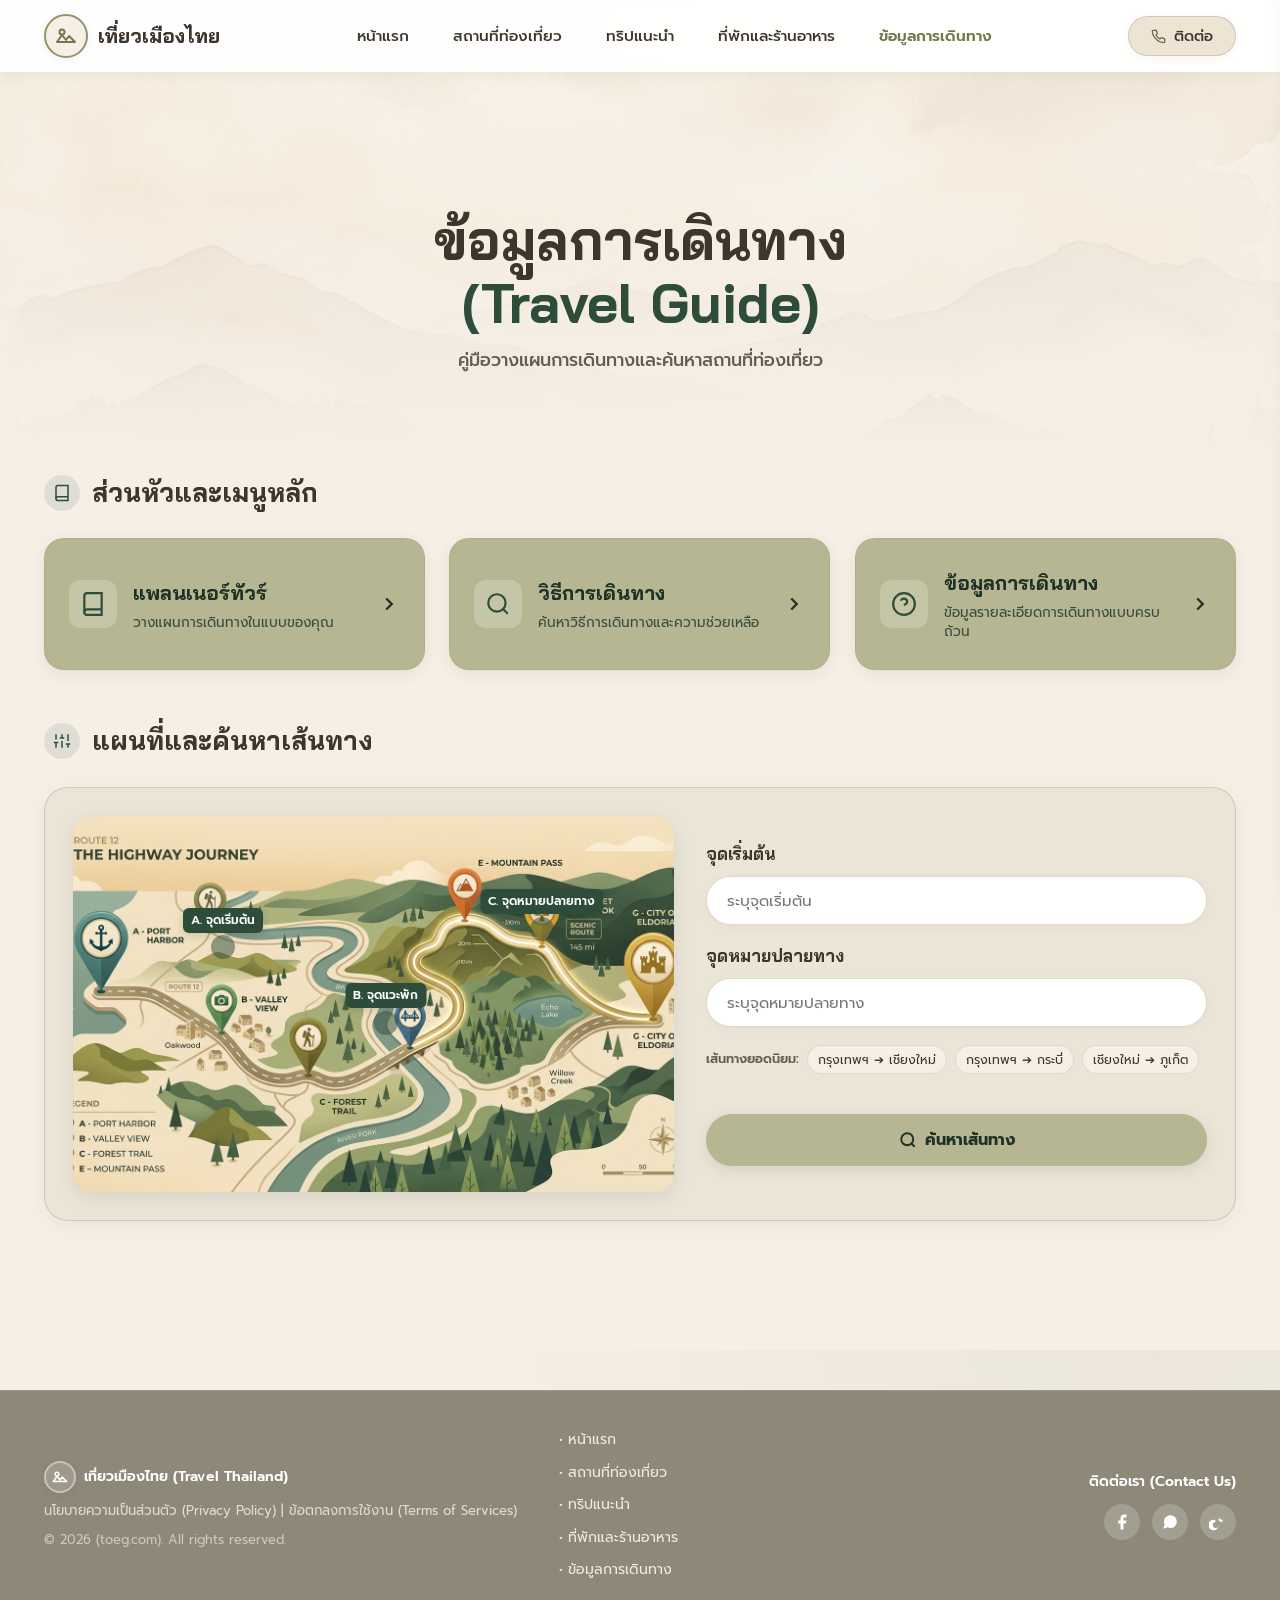
<file: travel-info.html>
<!DOCTYPE html>
<html lang="th">

<head>
  <meta charset="UTF-8">
  <meta name="viewport" content="width=device-width, initial-scale=1.0">
  <meta name="description"
    content="ข้อมูลการเดินทาง (Travel Guide) - คู่มือวางแผนการเดินทาง ค้นหาเส้นทาง ค้นหาวิธีการเดินทางทั่วประเทศไทย">
  <meta name="keywords"
    content="ข้อมูลการเดินทาง, Travel Guide, แพลนเนอร์ทัวร์, วิธีการเดินทาง, ค้นหาเส้นทาง, เที่ยวไทย">
  <title>ข้อมูลการเดินทาง - เที่ยวเมืองไทย</title>

  <link rel="preconnect" href="https://fonts.googleapis.com">
  <link rel="preconnect" href="https://fonts.gstatic.com" crossorigin>

  <link rel="stylesheet" href="css/global.css">
  <link rel="stylesheet" href="css/components.css">
  <link rel="stylesheet" href="css/animations.css">
  <link rel="stylesheet" href="css/responsive.css">
  <link rel="stylesheet" href="css/travel-info.css">
</head>

<body>

  <!-- =========================================================================
       HEADER (shared)
       ========================================================================= -->
  <header class="site-header" id="siteHeader">
    <div class="header-container">
      <a href="index.html" class="header-brand" aria-label="เที่ยวเมืองไทย หน้าแรก">
        <div class="brand-logo-circle">
          <svg viewBox="0 0 24 24" fill="none" stroke="currentColor" stroke-width="2" stroke-linecap="round"
            stroke-linejoin="round">
            <path d="M3 18l5-7 4 5 3-4 6 6H3z" />
            <circle cx="8" cy="8" r="2.5" />
          </svg>
        </div>
        <span class="brand-text">เที่ยวเมืองไทย</span>
      </a>

      <nav class="header-nav" aria-label="Main Navigation">
        <a href="index.html" class="header-nav-link">หน้าแรก</a>
        <a href="destinations.html" class="header-nav-link">สถานที่ท่องเที่ยว</a>
        <a href="trips.html" class="header-nav-link">ทริปแนะนำ</a>
        <a href="hotels.html" class="header-nav-link">ที่พักและร้านอาหาร</a>
        <a href="travel-info.html" class="header-nav-link active">ข้อมูลการเดินทาง</a>
      </nav>

      <button class="header-contact-btn" id="headerContactBtn" aria-label="ติดต่อเรา" onclick="window.location='contact.html'">
        <svg viewBox="0 0 24 24" fill="none" stroke="currentColor" stroke-width="2" stroke-linecap="round"
          stroke-linejoin="round">
          <path
            d="M22 16.92v3a2 2 0 0 1-2.18 2 19.79 19.79 0 0 1-8.63-3.07 19.5 19.5 0 0 1-6-6 19.79 19.79 0 0 1-3.07-8.67A2 2 0 0 1 4.11 2h3a2 2 0 0 1 2 1.72 12.84 12.84 0 0 0 .7 2.81 2 2 0 0 1-.45 2.11L8.09 9.91a16 16 0 0 0 6 6l1.27-1.27a2 2 0 0 1 2.11-.45 12.84 12.84 0 0 0 2.81.7A2 2 0 0 1 22 16.92z">
          </path>
        </svg>
        <span>ติดต่อ</span>
      </button>

      <!-- Mobile Top Bar -->
      <div class="mobile-top-bar">
        <a href="index.html" class="header-brand" aria-label="เที่ยวเมืองไทย" style="display: flex;">
          <div class="brand-logo-circle">
            <svg viewBox="0 0 24 24" fill="none" stroke="currentColor" stroke-width="2" stroke-linecap="round"
              stroke-linejoin="round">
              <path d="M3 18l5-7 4 5 3-4 6 6H3z" />
              <circle cx="8" cy="8" r="2.5" />
            </svg>
          </div>
          <span
            style="font-family: var(--font-heading); font-weight: 700; font-size: 1.15rem; color: var(--text-primary);">เที่ยวเมืองไทย</span>
        </a>
        <button class="hamburger-btn" id="hamburgerBtn" aria-label="เปิดเมนู" aria-expanded="false">
          <div class="hamburger-icon">
            <span></span>
            <span></span>
            <span></span>
          </div>
        </button>
      </div>
    </div>
  </header>

  <!-- Mobile Drawer -->
  <div class="mobile-drawer-overlay" id="drawerOverlay"></div>
  <aside class="mobile-drawer" id="mobileDrawer" aria-label="Mobile Navigation Drawer">
    <div>
      <div style="display: flex; align-items: center; gap: 10px; margin-bottom: 28px;">
        <div class="brand-logo-circle" style="width: 40px; height: 40px;">
          <svg viewBox="0 0 24 24" fill="none" stroke="currentColor" stroke-width="2" stroke-linecap="round"
            stroke-linejoin="round" style="width: 22px; height: 22px;">
            <path d="M3 18l5-7 4 5 3-4 6 6H3z" />
            <circle cx="8" cy="8" r="2.5" />
          </svg>
        </div>
        <span
          style="font-family: var(--font-heading); font-size: 1.25rem; font-weight: 700; color: var(--text-primary);">เที่ยวเมืองไทย</span>
      </div>
      <ul class="drawer-nav-list">
        <li><a href="index.html" class="drawer-nav-link">หน้าแรก</a></li>
        <li><a href="destinations.html" class="drawer-nav-link">สถานที่ท่องเที่ยว</a></li>
        <li><a href="trips.html" class="drawer-nav-link">ทริปแนะนำ</a></li>
        <li><a href="hotels.html" class="drawer-nav-link">ที่พักและร้านอาหาร</a></li>
        <li><a href="travel-info.html" class="drawer-nav-link active">ข้อมูลการเดินทาง</a></li>
        <li><a href="#" class="drawer-nav-link">ติดต่อเรา</a></li>
      </ul>
    </div>
    <div class="drawer-footer">
      <p style="font-size: 0.85rem; color: var(--text-secondary);">สัมผัสเสน่ห์ท่องเที่ยวทั่วไทย</p>
    </div>
  </aside>

  <!-- =========================================================================
       HERO BANNER
       ========================================================================= -->
  <section class="guide-hero">
    <div class="guide-hero-bg">
      <img src="assets/images/travel_guide_hero.jpg" alt="วิวป่าเขาทะเลหมอกธรรมชาติ" loading="eager">
      <div class="guide-hero-overlay"></div>
    </div>

    <div class="container guide-hero-content">
      <div class="guide-hero-center reveal reveal-up">
        <h1 class="guide-hero-title">
          ข้อมูลการเดินทาง<br>
          <span class="guide-hero-sub-title">(Travel Guide)</span>
        </h1>
        <p class="guide-hero-desc">คู่มือวางแผนการเดินทางและค้นหาสถานที่ท่องเที่ยว</p>
      </div>
    </div>
  </section>

  <!-- =========================================================================
       MAIN CONTENT CONTAINER
       ========================================================================= -->
  <main class="guide-main-section">
    <div class="container">

      <!-- SECTION 1: ส่วนหัวและเมนูหลัก (3 Cards Grid) -->
      <section class="guide-menu-section">
        <div class="guide-section-header reveal reveal-up">
          <div class="guide-header-icon">
            <svg viewBox="0 0 24 24" fill="none" stroke="currentColor" stroke-width="2">
              <path d="M4 19.5A2.5 2.5 0 0 1 6.5 17H20" />
              <path d="M6.5 2H20v20H6.5A2.5 2.5 0 0 1 4 19.5v-15A2.5 2.5 0 0 1 6.5 2z" />
            </svg>
          </div>
          <h2 class="guide-section-title">ส่วนหัวและเมนูหลัก</h2>
        </div>

        <div class="guide-cards-grid">

          <!-- Card 1: แพลนเนอร์ทัวร์ -->
          <article class="guide-card reveal reveal-up delay-1" id="cardPlanner" onclick="openGuideMenuModal('cardPlanner')">
            <div class="guide-card-icon-wrap">
              <svg viewBox="0 0 24 24" fill="none" stroke="currentColor" stroke-width="2">
                <path d="M4 19.5A2.5 2.5 0 0 1 6.5 17H20" />
                <path d="M6.5 2H20v20H6.5A2.5 2.5 0 0 1 4 19.5v-15A2.5 2.5 0 0 1 6.5 2z" />
              </svg>
            </div>
            <div class="guide-card-content">
              <h3 class="guide-card-title">แพลนเนอร์ทัวร์</h3>
              <p class="guide-card-text">วางแผนการเดินทางในแบบของคุณ</p>
            </div>
            <div class="guide-card-chevron">
              <svg viewBox="0 0 24 24" fill="none" stroke="currentColor" stroke-width="2.5">
                <polyline points="9 18 15 12 9 6" />
              </svg>
            </div>
          </article>

          <!-- Card 2: วิธีการเดินทาง -->
          <article class="guide-card reveal reveal-up delay-2" id="cardTransport" onclick="openGuideMenuModal('cardTransport')">
            <div class="guide-card-icon-wrap">
              <svg viewBox="0 0 24 24" fill="none" stroke="currentColor" stroke-width="2">
                <circle cx="11" cy="11" r="8" />
                <line x1="21" y1="21" x2="16.65" y2="16.65" />
              </svg>
            </div>
            <div class="guide-card-content">
              <h3 class="guide-card-title">วิธีการเดินทาง</h3>
              <p class="guide-card-text">ค้นหาวิธีการเดินทางและความช่วยเหลือ</p>
            </div>
            <div class="guide-card-chevron">
              <svg viewBox="0 0 24 24" fill="none" stroke="currentColor" stroke-width="2.5">
                <polyline points="9 18 15 12 9 6" />
              </svg>
            </div>
          </article>

          <!-- Card 3: ข้อมูลการเดินทาง -->
          <article class="guide-card reveal reveal-up delay-3" id="cardInfo" onclick="openGuideMenuModal('cardInfo')">
            <div class="guide-card-icon-wrap">
              <svg viewBox="0 0 24 24" fill="none" stroke="currentColor" stroke-width="2">
                <circle cx="12" cy="12" r="10" />
                <path d="M9.09 9a3 3 0 0 1 5.83 1c0 2-3 3-3 3" />
                <line x1="12" y1="17" x2="12.01" y2="17" />
              </svg>
            </div>
            <div class="guide-card-content">
              <h3 class="guide-card-title">ข้อมูลการเดินทาง</h3>
              <p class="guide-card-text">ข้อมูลรายละเอียดการเดินทางแบบครบถ้วน</p>
            </div>
            <div class="guide-card-chevron">
              <svg viewBox="0 0 24 24" fill="none" stroke="currentColor" stroke-width="2.5">
                <polyline points="9 18 15 12 9 6" />
              </svg>
            </div>
          </article>

        </div>
      </section>

      <!-- SECTION 2: แผนที่และค้นหาเส้นทาง (Route Search & Interactive Map Planner) -->
      <section class="guide-route-section">
        <div class="guide-section-header reveal reveal-up">
          <div class="guide-header-icon">
            <svg viewBox="0 0 24 24" fill="none" stroke="currentColor" stroke-width="2">
              <line x1="4" y1="21" x2="4" y2="14" />
              <line x1="4" y1="10" x2="4" y2="3" />
              <line x1="12" y1="21" x2="12" y2="12" />
              <line x1="12" y1="8" x2="12" y2="3" />
              <line x1="20" y1="21" x2="20" y2="16" />
              <line x1="20" y1="12" x2="20" y2="3" />
              <line x1="1" y1="14" x2="7" y2="14" />
              <line x1="9" y1="8" x2="15" y2="8" />
              <line x1="17" y1="16" x2="23" y2="16" />
            </svg>
          </div>
          <h2 class="guide-section-title">แผนที่และค้นหาเส้นทาง</h2>
        </div>

        <div class="guide-route-card reveal reveal-up">
          <div class="guide-route-grid">

            <!-- Left Column: Map Graphic / Route Preview -->
            <div class="route-map-visual">
              <img src="assets/images/route_map_preview.jpg" alt="แผนที่เส้นทางท่องเที่ยว" loading="lazy">

              <!-- Map Overlay Pins -->
              <div class="route-pin rpin-start" style="top: 35%; left: 25%;">
                <div class="rpin-pulse"></div>
                <div class="rpin-badge">A. จุดเริ่มต้น</div>
              </div>
              <div class="route-pin rpin-mid" style="top: 55%; left: 52%;">
                <div class="rpin-pulse"></div>
                <div class="rpin-badge">B. จุดแวะพัก</div>
              </div>
              <div class="route-pin rpin-end" style="top: 30%; left: 78%;">
                <div class="rpin-pulse"></div>
                <div class="rpin-badge">C. จุดหมายปลายทาง</div>
              </div>
            </div>

            <!-- Right Column: Route Search Form -->
            <div class="route-form-panel">
              <div class="route-field-group">
                <label class="route-label" for="routeOrigin">จุดเริ่มต้น</label>
                <input type="text" id="routeOrigin" class="route-input" placeholder="ระบุจุดเริ่มต้น" aria-label="จุดเริ่มต้น">
              </div>

              <div class="route-field-group">
                <label class="route-label" for="routeDestination">จุดหมายปลายทาง</label>
                <input type="text" id="routeDestination" class="route-input" placeholder="ระบุจุดหมายปลายทาง" aria-label="จุดหมายปลายทาง">
              </div>

              
              <!-- Quick Preset Route Chips -->
              <div class="route-presets" style="margin-bottom: 16px; display: flex; flex-wrap: wrap; gap: 8px; align-items: center;">
                <span style="font-size: 0.8rem; color: var(--text-secondary); font-weight: 600;">เส้นทางยอดนิยม:</span>
                <button type="button" class="planner-chip" style="font-size: 0.78rem; padding: 4px 10px;" onclick="setRoutePreset('กรุงเทพฯ', 'เชียงใหม่')">กรุงเทพฯ ➔ เชียงใหม่</button>
                <button type="button" class="planner-chip" style="font-size: 0.78rem; padding: 4px 10px;" onclick="setRoutePreset('กรุงเทพฯ', 'กระบี่')">กรุงเทพฯ ➔ กระบี่</button>
                <button type="button" class="planner-chip" style="font-size: 0.78rem; padding: 4px 10px;" onclick="setRoutePreset('เชียงใหม่', 'ภูเก็ต')">เชียงใหม่ ➔ ภูเก็ต</button>
              </div>

              <button class="route-search-btn" id="btnSearchRoute" onclick="calculateRoute()">
                <svg viewBox="0 0 24 24" fill="none" stroke="currentColor" stroke-width="2.5">
                  <circle cx="11" cy="11" r="8" />
                  <line x1="21" y1="21" x2="16.65" y2="16.65" />
                </svg>
                <span>ค้นหาเส้นทาง</span>
              </button>

              <!-- Route Result Info (hidden initially) -->
              <div class="route-result-box" id="routeResultBox" style="display: none;">
                <div class="route-result-header">
                  <span class="route-dist">🚗 ระยะทาง: <strong id="resDistance">680 กม.</strong></span>
                  <span class="route-time">⏱️ เวลา: <strong id="resTime">9 ชม. 15 นาที</strong></span>
                </div>
                <p class="route-result-desc" id="resDesc">เส้นทางแนะนำ: ทางหลวงหมายเลข 1 (พหลโยธิน) มุ่งหน้าสู่ภาคเหนือ</p>
              </div>
            </div>

          </div>
        </div>
      </section>

      

    </div>
  </main>

  <!-- =========================================================================
       FOOTER (shared)
       ========================================================================= -->
  <footer class="site-footer" id="footer">
    <div class="container">
      <div class="footer-content-grid">
        <div class="footer-col-left">
          <div class="footer-logo-row">
            <div class="brand-logo-circle"
              style="width: 32px; height: 32px; border-color: rgba(255, 255, 255, 0.4); background: rgba(255, 255, 255, 0.15); color: #FFFFFF;">
              <svg viewBox="0 0 24 24" fill="none" stroke="currentColor" stroke-width="2" stroke-linecap="round"
                stroke-linejoin="round" style="width: 18px; height: 18px;">
                <path d="M3 18l5-7 4 5 3-4 6 6H3z" />
                <circle cx="8" cy="8" r="2.5" />
              </svg>
            </div>
            <span>เที่ยวเมืองไทย (Travel Thailand)</span>
          </div>
          <div class="footer-legal-links">
            <button class="footer-legal-link">นโยบายความเป็นส่วนตัว (Privacy Policy)</button>
            | <button class="footer-legal-link">ข้อตกลงการใช้งาน (Terms of Services)</button>
          </div>
          <div class="footer-copyright">&copy; 2026 (toeg.com). All rights reserved.</div>
        </div>
        <div class="footer-col-center">
          <a href="index.html" class="footer-quick-link">• หน้าแรก</a>
          <a href="destinations.html" class="footer-quick-link">• สถานที่ท่องเที่ยว</a>
          <a href="trips.html" class="footer-quick-link">• ทริปแนะนำ</a>
          <a href="hotels.html" class="footer-quick-link">• ที่พักและร้านอาหาร</a>
          <a href="travel-info.html" class="footer-quick-link">• ข้อมูลการเดินทาง</a>
        </div>
        <div class="footer-col-right">
          <div class="footer-contact-title">ติดต่อเรา (Contact Us)</div>
          <div class="footer-social-icons">
            <button class="social-icon-btn" aria-label="Facebook">
              <svg viewBox="0 0 24 24" fill="currentColor"><path d="M18 2h-3a5 5 0 0 0-5 5v3H7v4h3v8h4v-8h3l1-4h-4V7a1 1 0 0 1 1-1h3z" /></svg>
            </button>
            <button class="social-icon-btn" aria-label="LINE">
              <svg viewBox="0 0 24 24" fill="currentColor"><path d="M21 11.5a8.38 8.38 0 0 1-.9 3.8 8.5 8.5 0 0 1-7.6 4.7 8.38 8.38 0 0 1-3.8-.9L3 21l1.9-5.7a8.38 8.38 0 0 1-.9-3.8 8.5 8.5 0 0 1 4.7-7.6 8.38 8.38 0 0 1 3.8-.9h.5a8.48 8.48 0 0 1 8 8v.5z" /></svg>
            </button>
            <button class="social-icon-btn" aria-label="TikTok">
              <svg viewBox="0 0 24 24" fill="currentColor"><path d="M9 12a4 4 0 1 0 4 4V4a5 5 0 0 0 5 5v3a8 8 0 0 1-5-1.7V16a7 7 0 1 1-7-7c.7 0 1.4.1 2 .3V9z" /></svg>
            </button>
          </div>
        </div>
      </div>
    </div>
  
  <!-- =========================================================================
       TRAVEL GUIDE DETAIL MODAL (ส่วนหัวและเมนูหลัก)
       ========================================================================= -->
  <div class="modal-overlay" id="guideMenuModal" role="dialog" aria-modal="true" aria-labelledby="guideModalTitle">
    <div class="modal-card" style="max-width: 720px;">
      <button class="modal-close-btn" id="guideModalCloseBtn" onclick="closeGuideMenuModal()" aria-label="ปิดหน้าต่าง">&times;</button>
      <div class="modal-body-content" style="padding: 32px 28px;">
        <div style="display: flex; align-items: center; gap: 12px; margin-bottom: 12px;">
          <span class="modal-badge" id="guideModalBadge">ข้อมูลแนะนำ</span>
        </div>
        <h3 class="modal-title" id="guideModalTitle" style="font-size: 1.5rem; margin-bottom: 16px;">ชื่อข้อมูลการเดินทาง</h3>
        <div id="guideModalContent"></div>
        <div style="text-align: right; margin-top: 24px; padding-top: 16px; border-top: 1px solid var(--border-light);">
          <button class="dest-read-btn" id="guideModalInnerClose" onclick="closeGuideMenuModal()">ปิดหน้าต่าง</button>
        </div>
      </div>
    </div>
  </div>

  </footer>

  <script src="js/main.js"></script>
  <script src="js/travel-info.js"></script>

</body>
</html>
</file>
<file: css/global.css>
/* ==========================================================================
   GLOBAL DESIGN TOKENS & RESET - เที่ยวเมืองไทย (Travel Thailand)
   ========================================================================== */

@import url('https://fonts.googleapis.com/css2?family=Bai+Jamjuree:ital,wght@0,300;0,400;0,500;0,600;0,700;1,400;1,600&family=Prompt:ital,wght@0,300;0,400;0,500;0,600;0,700;1,400&family=Sarabun:wght@300;400;500;600&display=swap');

:root {
  /* Color Palette - Warm Thai Earth Tones */
  --bg-main: #F5EFE6;
  --bg-secondary: #EBE2D4;
  --bg-card: #E4DACB;
  --bg-card-hover: #DFD4C3;
  --bg-pill: #D8CEBD;
  --bg-pill-active: #9FA175;
  --bg-pill-hover: #CCC1AF;
  --bg-badge: #A4A67E;
  --bg-footer: #8E8878;
  --bg-footer-dark: #6C6658;
  
  /* Text Colors */
  --text-primary: #3E352B;
  --text-secondary: #655B4F;
  --text-muted: #867C6F;
  --text-light: #FBF8F3;
  --text-white: #FFFFFF;
  --text-badge: #F4EFE6;
  --text-accent: #8E6D38;

  /* Accent & Highlights */
  --accent-gold: #C5A059;
  --accent-gold-light: #E7CF9C;
  --accent-olive: #929567;
  --accent-olive-dark: #74774B;
  --accent-tan: #C9BAA5;
  --accent-bronze: #885B35;
  
  /* Borders & Shadows */
  --border-light: rgba(142, 136, 120, 0.2);
  --border-card: rgba(110, 95, 78, 0.15);
  --shadow-sm: 0 2px 8px rgba(62, 53, 43, 0.06);
  --shadow-md: 0 8px 24px rgba(62, 53, 43, 0.09);
  --shadow-lg: 0 16px 36px rgba(62, 53, 43, 0.12);
  --shadow-floating: 0 12px 28px rgba(44, 37, 30, 0.15);
  
  /* Typography */
  --font-heading: 'Bai Jamjuree', 'Prompt', sans-serif;
  --font-body: 'Prompt', 'Sarabun', sans-serif;
  --font-thai-script: 'Bai Jamjuree', cursive;
  
  /* Spacing */
  --container-max: 1240px;
  --header-height: 80px;
  --radius-sm: 8px;
  --radius-md: 16px;
  --radius-lg: 24px;
  --radius-xl: 32px;
  --radius-pill: 9999px;
  
  /* Transitions */
  --transition-fast: 0.2s cubic-bezier(0.4, 0, 0.2, 1);
  --transition-normal: 0.35s cubic-bezier(0.4, 0, 0.2, 1);
  --transition-smooth: 0.5s cubic-bezier(0.16, 1, 0.3, 1);
}

/* Base Reset */
*, *::before, *::after {
  box-sizing: border-box;
  margin: 0;
  padding: 0;
}

html {
  scroll-behavior: smooth;
  font-size: 16px;
  -webkit-font-smoothing: antialiased;
  -moz-osx-font-smoothing: grayscale;
}

body {
  font-family: var(--font-body);
  background-color: var(--bg-main);
  color: var(--text-primary);
  line-height: 1.6;
  min-height: 100vh;
  overflow-x: hidden;
  position: relative;
  background-image: 
    radial-gradient(circle at 10% 20%, rgba(201, 186, 165, 0.15) 0%, transparent 40%),
    radial-gradient(circle at 90% 80%, rgba(164, 166, 126, 0.12) 0%, transparent 40%);
}

body.drawer-open {
  overflow: hidden;
}

img {
  max-width: 100%;
  height: auto;
  display: block;
}

a {
  color: inherit;
  text-decoration: none;
  transition: var(--transition-fast);
}

button {
  cursor: pointer;
  border: none;
  outline: none;
  background: none;
  font-family: inherit;
  font-size: inherit;
}

ul, ol {
  list-style: none;
}

/* Layout Container */
.container {
  width: 100%;
  max-width: var(--container-max);
  margin-left: auto;
  margin-right: auto;
  padding-left: 24px;
  padding-right: 24px;
}

/* Section Title Pattern */
.section-header {
  text-align: center;
  margin-bottom: 36px;
  position: relative;
}

.section-title {
  font-family: var(--font-heading);
  font-size: 2.1rem;
  font-weight: 700;
  color: var(--text-primary);
  letter-spacing: -0.01em;
  display: inline-block;
  position: relative;
}

.section-title::after {
  content: '';
  display: block;
  width: 48px;
  height: 3px;
  background: var(--accent-gold);
  margin: 10px auto 0;
  border-radius: var(--radius-pill);
}

/* Utility Classes */
.text-center { text-align: center; }
.flex-center { display: flex; align-items: center; justify-content: center; }
.hidden { display: none !important; }
</file>
<file: css/components.css>
/* ==========================================================================
   COMPONENTS CSS - เที่ยวเมืองไทย (Travel Thailand)
   Full-Width Hero Banner & Multi-Slide Cinematic Slider
   ========================================================================== */

/* --------------------------------------------------------------------------
   1. NAVIGATION & FLOATING HEADER
   -------------------------------------------------------------------------- */
.site-header {
  position: sticky;
  top: 0;
  left: 0;
  width: 100%;
  z-index: 1000;
  padding: 14px 0;
  background: rgba(255, 255, 255, 0.95);
  backdrop-filter: blur(16px);
  -webkit-backdrop-filter: blur(16px);
  box-shadow: 0 2px 14px rgba(62, 53, 43, 0.06);
  transition: all var(--transition-normal);
}

.site-header.scrolled {
  padding: 10px 0;
  background: rgba(255, 255, 255, 0.98);
  box-shadow: 0 4px 20px rgba(62, 53, 43, 0.1);
}

.header-container {
  display: flex;
  align-items: center;
  justify-content: space-between;
  width: 100%;
  max-width: var(--container-max);
  margin: 0 auto;
  padding: 0 24px;
}

/* Header Brand / Logo */
.header-brand {
  display: flex;
  align-items: center;
  gap: 10px;
  cursor: pointer;
  text-decoration: none;
}

.brand-logo-circle {
  width: 44px;
  height: 44px;
  border-radius: 50%;
  background: var(--bg-main);
  border: 2px solid var(--accent-olive);
  display: flex;
  align-items: center;
  justify-content: center;
  color: var(--accent-olive-dark);
  box-shadow: var(--shadow-sm);
  transition: all var(--transition-fast);
  flex-shrink: 0;
}

.brand-logo-circle svg {
  width: 24px;
  height: 24px;
}

.header-brand:hover .brand-logo-circle {
  transform: scale(1.08) rotate(5deg);
  border-color: var(--accent-gold);
}

.brand-text {
  font-family: var(--font-heading);
  font-weight: 700;
  font-size: 1.25rem;
  color: var(--text-primary);
  display: none;
}

@media (min-width: 1200px) {
  .brand-text {
    display: inline-block;
  }
}

/* Header Nav Links */
.header-nav {
  display: flex;
  align-items: center;
  gap: 20px;
}

.header-nav-link {
  font-family: var(--font-body);
  font-size: 0.95rem;
  font-weight: 500;
  color: var(--text-primary);
  text-decoration: none;
  padding: 6px 12px;
  border-radius: var(--radius-pill);
  transition: all var(--transition-fast);
  cursor: pointer;
  background: transparent;
  border: none;
  white-space: nowrap;
}

.header-nav-link:hover {
  color: var(--accent-olive-dark);
  background: rgba(164, 166, 126, 0.12);
}

.header-nav-link.active {
  color: var(--accent-olive-dark);
  font-weight: 600;
}

/* Contact Pill Button on Header */
.header-contact-btn {
  display: inline-flex;
  align-items: center;
  gap: 8px;
  padding: 8px 22px;
  border-radius: var(--radius-pill);
  background: #EDE4D4;
  color: var(--text-primary);
  font-family: var(--font-body);
  font-size: 0.92rem;
  font-weight: 500;
  border: 1px solid rgba(142, 136, 120, 0.3);
  box-shadow: var(--shadow-sm);
  transition: all var(--transition-fast);
  cursor: pointer;
  white-space: nowrap;
}

.header-contact-btn:hover {
  background: #E2D5C1;
  transform: translateY(-2px);
  box-shadow: 0 4px 12px rgba(62, 53, 43, 0.12);
}

.header-contact-btn svg {
  width: 15px;
  height: 15px;
  color: var(--text-secondary);
}

/* Mobile Header Elements */
.mobile-top-bar {
  display: none;
  align-items: center;
  justify-content: space-between;
  width: 100%;
}

.hamburger-btn {
  display: none;
  width: 44px;
  height: 44px;
  border-radius: 50%;
  background: var(--bg-pill);
  position: relative;
  align-items: center;
  justify-content: center;
  border: 1px solid var(--border-light);
  box-shadow: var(--shadow-sm);
  transition: all var(--transition-fast);
  z-index: 1100;
  cursor: pointer;
  flex-shrink: 0;
  padding: 0;
}

.hamburger-btn:hover {
  background: var(--bg-pill-hover);
  transform: scale(1.05);
}

.hamburger-icon {
  width: 20px;
  height: 14px;
  position: relative;
  display: flex;
  flex-direction: column;
  justify-content: space-between;
  pointer-events: none;
}

.hamburger-icon span {
  display: block;
  height: 2px;
  width: 100%;
  background-color: var(--text-primary);
  border-radius: 2px;
  transition: all var(--transition-normal);
}

.hamburger-btn.active .hamburger-icon span:nth-child(1) {
  transform: translateY(6px) rotate(45deg);
}

.hamburger-btn.active .hamburger-icon span:nth-child(2) {
  opacity: 0;
  transform: scaleX(0);
}

.hamburger-btn.active .hamburger-icon span:nth-child(3) {
  transform: translateY(-6px) rotate(-45deg);
}

/* Mobile Drawer */
.mobile-drawer-overlay {
  position: fixed;
  top: 0;
  left: 0;
  width: 100%;
  height: 100%;
  background: rgba(44, 37, 30, 0.5);
  backdrop-filter: blur(5px);
  -webkit-backdrop-filter: blur(5px);
  z-index: 1050;
  opacity: 0;
  visibility: hidden;
  transition: all var(--transition-normal);
}

.mobile-drawer-overlay.active {
  opacity: 1;
  visibility: visible;
}

.mobile-drawer {
  position: fixed;
  top: 0;
  right: -320px;
  width: 290px;
  max-width: 85vw;
  height: 100vh;
  height: 100dvh;
  background: var(--bg-main);
  box-shadow: -8px 0 32px rgba(62, 53, 43, 0.25);
  z-index: 1060;
  padding: 80px 24px 32px;
  display: flex;
  flex-direction: column;
  justify-content: space-between;
  transition: right var(--transition-smooth);
  overflow-y: auto;
}

.mobile-drawer.active {
  right: 0;
}

.drawer-nav-list {
  display: flex;
  flex-direction: column;
  gap: 12px;
}

.drawer-nav-link {
  display: flex;
  align-items: center;
  justify-content: space-between;
  padding: 14px 18px;
  border-radius: var(--radius-md);
  font-family: var(--font-heading);
  font-size: 1.05rem;
  font-weight: 500;
  color: var(--text-primary);
  background: var(--bg-pill);
  transition: all var(--transition-fast);
  cursor: pointer;
}

.drawer-nav-link.active {
  background: var(--bg-pill-active);
  color: var(--text-white);
  font-weight: 600;
}

.drawer-nav-link:hover {
  background: var(--bg-pill-hover);
  transform: translateX(4px);
}

.drawer-footer {
  border-top: 1px solid var(--border-light);
  padding-top: 20px;
  text-align: center;
}

.drawer-socials {
  display: flex;
  justify-content: center;
  gap: 12px;
  margin-top: 12px;
}

/* --------------------------------------------------------------------------
   2. FULL-WIDTH HERO BANNER & SLIDER (เคลื่อนเปลี่ยนภาพอย่างนุ่มนวล)
   -------------------------------------------------------------------------- */
.hero-fullwidth-section {
  position: relative;
  width: 100%;
  min-height: 640px;
  overflow: hidden;
  background-color: #24352D;
}

/* Multi-Slide Wrapper */
.hero-slides-wrapper {
  position: absolute;
  top: 0;
  left: 0;
  width: 100%;
  height: 100%;
  z-index: 1;
}

.hero-slide {
  position: absolute;
  top: 0;
  left: 0;
  width: 100%;
  height: 100%;
  opacity: 0;
  visibility: hidden;
  pointer-events: none;
  transition: opacity 1.4s cubic-bezier(0.4, 0, 0.2, 1), visibility 1.4s ease;
  display: flex;
  flex-direction: column;
  align-items: center;
  justify-content: flex-start;
  z-index: 1;
}

.hero-slide.active {
  opacity: 1;
  visibility: visible;
  pointer-events: auto;
  z-index: 2;
}

/* Slide Background Image with Slow Gliding / Zoom (Ken Burns Effect) */
.hero-slide-bg {
  position: absolute;
  top: -4%;
  left: -4%;
  width: 108%;
  height: 108%;
  background-size: cover;
  background-position: center 38%;
  background-repeat: no-repeat;
  transform: scale(1) translate(0, 0);
  transition: transform 8s cubic-bezier(0.1, 0.5, 0.2, 1);
  z-index: 1;
}

.hero-slide.active .hero-slide-bg {
  transform: scale(1.08) translate(-1%, -1.2%);
}

/* Vignette & Bottom Soft Blur/Fade into background */
.hero-fullwidth-overlay {
  position: absolute;
  top: 0;
  left: 0;
  width: 100%;
  height: 100%;
  background: 
    radial-gradient(ellipse at center, rgba(255, 255, 255, 0.12) 0%, rgba(30, 40, 35, 0.42) 100%),
    linear-gradient(to bottom, rgba(255, 255, 255, 0.08) 0%, transparent 40%, rgba(245, 239, 230, 0.4) 80%, var(--bg-main) 100%);
  z-index: 3;
  pointer-events: none;
}

/* Center Content at Top of Banner */
.hero-center-content {
  position: relative;
  z-index: 10;
  text-align: center;
  max-width: 820px;
  margin: 36px auto 0;
  padding: 0 20px;
  display: flex;
  flex-direction: column;
  align-items: center;
}

.hero-diamond-icon {
  width: 32px;
  height: 32px;
  margin-bottom: 8px;
  color: var(--accent-gold);
  filter: drop-shadow(0 2px 6px rgba(0, 0, 0, 0.3));
}

.hero-main-title {
  font-family: var(--font-heading);
  font-size: 3.8rem;
  font-weight: 700;
  color: #1E3D2F;
  text-shadow: 0 2px 12px rgba(255, 255, 255, 0.8), 0 4px 20px rgba(0, 0, 0, 0.15);
  line-height: 1.15;
  letter-spacing: -0.01em;
  margin-bottom: 8px;
  transform: translateY(18px);
  opacity: 0;
  transition: transform 0.8s cubic-bezier(0.16, 1, 0.3, 1) 0.2s, opacity 0.8s ease 0.2s;
}

.hero-slide.active .hero-main-title {
  transform: translateY(0);
  opacity: 1;
}

.hero-main-subtitle {
  font-family: var(--font-thai-script);
  font-size: 1.75rem;
  font-weight: 500;
  font-style: italic;
  color: #2D3E35;
  text-shadow: 0 1px 8px rgba(255, 255, 255, 0.7);
  margin-bottom: 18px;
  transform: translateY(18px);
  opacity: 0;
  transition: transform 0.8s cubic-bezier(0.16, 1, 0.3, 1) 0.35s, opacity 0.8s ease 0.35s;
}

.hero-slide.active .hero-main-subtitle {
  transform: translateY(0);
  opacity: 1;
}

.hero-tagline-badge {
  display: inline-block;
  background: #254636;
  color: #FFFFFF;
  padding: 7px 24px;
  border-radius: var(--radius-pill);
  font-size: 0.95rem;
  font-weight: 500;
  box-shadow: 0 4px 16px rgba(0, 0, 0, 0.25);
  letter-spacing: 0.01em;
  border: 1px solid rgba(255, 255, 255, 0.3);
  transform: translateY(18px);
  opacity: 0;
  transition: transform 0.8s cubic-bezier(0.16, 1, 0.3, 1) 0.5s, opacity 0.8s ease 0.5s;
}

.hero-slide.active .hero-tagline-badge {
  transform: translateY(0);
  opacity: 1;
}

/* Floating Bottom Glass Card (5 Feature Icons) - ANCHORED AT BOTTOM & CENTERED */
.hero-features-floating-card {
  position: absolute;
  bottom: 48px;
  left: 0;
  right: 0;
  margin-left: auto;
  margin-right: auto;
  z-index: 10;
  background: rgba(248, 244, 237, 0.94);
  backdrop-filter: blur(16px);
  -webkit-backdrop-filter: blur(16px);
  border: 1px solid rgba(255, 255, 255, 0.85);
  border-radius: 24px;
  padding: 14px 28px 16px;
  box-shadow: 0 12px 36px rgba(44, 37, 30, 0.18);
  max-width: 680px;
  width: 90%;
}

.hero-features-bar-grid {
  display: grid;
  grid-template-columns: repeat(5, 1fr);
  gap: 12px;
  justify-items: center;
  align-items: flex-start;
}

.feature-bar-item {
  display: flex;
  flex-direction: column;
  align-items: center;
  text-align: center;
  width: 100%;
  max-width: 100px;
  transition: transform var(--transition-fast);
  cursor: pointer;
  user-select: none;
  background: transparent;
  border: none;
  padding: 2px;
}

.feature-bar-item:hover {
  transform: translateY(-4px);
}

.feature-bar-icon-circle {
  width: 46px;
  height: 46px;
  border-radius: 50%;
  background: #FFFFFF;
  display: flex;
  align-items: center;
  justify-content: center;
  color: var(--text-primary);
  margin-bottom: 6px;
  box-shadow: 0 2px 8px rgba(62, 53, 43, 0.08);
  border: 1px solid rgba(142, 136, 120, 0.2);
  transition: all var(--transition-fast);
  flex-shrink: 0;
}

.feature-bar-item:hover .feature-bar-icon-circle,
.feature-bar-item.active .feature-bar-icon-circle {
  background: #2D4C3A;
  color: #FFFFFF;
  box-shadow: 0 4px 14px rgba(45, 76, 58, 0.4);
  transform: scale(1.08);
  border-color: #2D4C3A;
}

.feature-bar-icon-circle svg {
  width: 22px;
  height: 22px;
  flex-shrink: 0;
}

.feature-bar-label {
  font-family: var(--font-body);
  font-size: 0.76rem;
  font-weight: 500;
  color: var(--text-primary);
  line-height: 1.25;
}

/* Floating Navigation Arrows on Banner */
.hero-arrow-btn {
  position: absolute;
  top: 50%;
  transform: translateY(-50%);
  width: 48px;
  height: 48px;
  border-radius: 50%;
  background: rgba(255, 255, 255, 0.85);
  backdrop-filter: blur(8px);
  -webkit-backdrop-filter: blur(8px);
  display: flex;
  align-items: center;
  justify-content: center;
  color: var(--text-primary);
  font-size: 1.3rem;
  line-height: 1;
  box-shadow: 0 4px 16px rgba(0, 0, 0, 0.15);
  border: 1px solid rgba(255, 255, 255, 0.9);
  transition: all var(--transition-fast);
  z-index: 15;
  cursor: pointer;
  user-select: none;
  flex-shrink: 0;
  padding: 0;
}

.hero-arrow-btn:hover {
  background: #FFFFFF;
  color: #1E3D2F;
  transform: translateY(-50%) scale(1.1);
  box-shadow: 0 6px 20px rgba(0, 0, 0, 0.22);
}

.hero-arrow-btn:active {
  transform: translateY(-50%) scale(0.95);
}

.hero-arrow-prev { left: 24px; }
.hero-arrow-next { right: 24px; }

/* Carousel Dots Indicator at Bottom of Banner - CENTERED */
.hero-banner-dots {
  position: absolute;
  bottom: 16px;
  left: 0;
  right: 0;
  margin-left: auto;
  margin-right: auto;
  width: fit-content;
  z-index: 10;
  display: flex;
  justify-content: center;
  align-items: center;
  gap: 10px;
}

.banner-dot {
  width: 11px;
  height: 11px;
  min-width: 11px;
  min-height: 11px;
  border-radius: 50%;
  border: 2px solid #3E352B;
  background: transparent;
  transition: all var(--transition-fast);
  padding: 0;
  cursor: pointer;
  flex-shrink: 0;
}

.banner-dot.active {
  background: #2D4C3A;
  border-color: #2D4C3A;
  transform: scale(1.25);
}

.banner-dot:hover {
  border-color: #2D4C3A;
  background: #2D4C3A;
}

/* --------------------------------------------------------------------------
   3. POPULAR DESTINATIONS SECTION (แนะนำสถานที่ท่องเที่ยวยอดนิยม)
   -------------------------------------------------------------------------- */
.destinations-section {
  padding: 60px 0 70px;
  position: relative;
  z-index: 5;
}

.destinations-grid {
  display: grid;
  grid-template-columns: repeat(3, 1fr);
  gap: 28px;
}

.destination-card {
  background: var(--bg-card);
  border-radius: var(--radius-lg);
  overflow: hidden;
  padding: 14px 14px 22px;
  box-shadow: var(--shadow-sm);
  border: 1px solid var(--border-card);
  display: flex;
  flex-direction: column;
  align-items: center;
  text-align: center;
  transition: all var(--transition-normal);
  cursor: pointer;
}

.destination-card:hover {
  transform: translateY(-8px);
  box-shadow: var(--shadow-lg);
  background: var(--bg-card-hover);
  border-color: rgba(197, 160, 89, 0.4);
}

.dest-img-wrap {
  width: 100%;
  height: 220px;
  border-radius: var(--radius-md);
  overflow: hidden;
  margin-bottom: 18px;
  position: relative;
}

.dest-img-wrap img {
  width: 100%;
  height: 100%;
  object-fit: cover;
  transition: transform var(--transition-smooth);
}

.destination-card:hover .dest-img-wrap img {
  transform: scale(1.06);
}

.dest-title {
  font-family: var(--font-heading);
  font-size: 1.15rem;
  font-weight: 700;
  color: var(--text-primary);
  margin-bottom: 16px;
  line-height: 1.4;
  min-height: 2.8rem;
  display: flex;
  align-items: center;
  justify-content: center;
}

.dest-btn {
  display: inline-flex;
  align-items: center;
  justify-content: center;
  padding: 9px 36px;
  border-radius: var(--radius-pill);
  background: var(--bg-pill);
  color: var(--text-primary);
  font-family: var(--font-body);
  font-size: 0.95rem;
  font-weight: 500;
  line-height: 1.2;
  box-shadow: 0 2px 6px rgba(62, 53, 43, 0.08);
  border: 1px solid rgba(255, 255, 255, 0.6);
  transition: all var(--transition-fast);
  cursor: pointer;
  user-select: none;
  white-space: nowrap;
  flex-shrink: 0;
}

.dest-btn:hover {
  background: var(--accent-olive);
  color: var(--text-white);
  box-shadow: 0 4px 14px rgba(116, 119, 75, 0.35);
  transform: translateY(-2px);
}

.dest-btn:active {
  transform: translateY(0);
}

/* --------------------------------------------------------------------------
   4. LATEST TRIP ARTICLES (บทความทริปแนะนำล่าสุด)
   -------------------------------------------------------------------------- */
.articles-section {
  padding: 20px 0 80px;
  position: relative;
}

.articles-list {
  display: flex;
  flex-direction: column;
  gap: 32px;
  max-width: 1050px;
  margin: 0 auto;
}

.article-row-card {
  display: grid;
  grid-template-columns: 320px 1fr;
  gap: 32px;
  align-items: center;
  padding: 16px;
  border-radius: var(--radius-lg);
  transition: all var(--transition-normal);
  cursor: pointer;
}

.article-row-card:hover {
  background: rgba(228, 218, 203, 0.45);
  transform: translateX(6px);
  box-shadow: var(--shadow-sm);
}

.article-thumb-wrap {
  width: 100%;
  height: 190px;
  border-radius: var(--radius-md);
  overflow: hidden;
  box-shadow: var(--shadow-sm);
  position: relative;
}

.article-thumb-wrap img {
  width: 100%;
  height: 100%;
  object-fit: cover;
  transition: transform var(--transition-smooth);
}

.article-row-card:hover .article-thumb-wrap img {
  transform: scale(1.06);
}

.article-content-body {
  display: flex;
  flex-direction: column;
  justify-content: center;
}

.article-heading {
  font-family: var(--font-heading);
  font-size: 1.35rem;
  font-weight: 700;
  color: var(--text-primary);
  margin-bottom: 12px;
  line-height: 1.35;
}

.article-desc {
  font-family: var(--font-body);
  font-size: 0.95rem;
  color: var(--text-secondary);
  line-height: 1.7;
}

.read-more-tag {
  color: var(--text-primary);
  font-weight: 600;
  cursor: pointer;
  display: inline-block;
  margin-left: 6px;
  text-decoration: underline;
  text-underline-offset: 3px;
  transition: all var(--transition-fast);
  padding: 2px 6px;
  border-radius: var(--radius-sm);
}

.read-more-tag:hover {
  color: var(--text-white);
  background: var(--accent-olive-dark);
  text-decoration: none;
}

/* --------------------------------------------------------------------------
   5. FOOTER
   -------------------------------------------------------------------------- */
.site-footer {
  background-color: var(--bg-footer);
  color: #EFECE6;
  padding: 36px 0 28px;
  font-size: 0.88rem;
  margin-top: 40px;
  border-top: 1px solid rgba(255, 255, 255, 0.12);
}

.footer-content-grid {
  display: grid;
  grid-template-columns: 1.8fr 1.2fr 1.2fr;
  gap: 32px;
  align-items: center;
}

.footer-col-left {
  display: flex;
  flex-direction: column;
  gap: 8px;
}

.footer-logo-row {
  display: flex;
  align-items: center;
  gap: 8px;
  font-weight: 600;
  color: #FFFFFF;
}

.footer-logo-icon {
  width: 26px;
  height: 26px;
  flex-shrink: 0;
}

.footer-legal-links {
  color: #E2DBD0;
  font-size: 0.82rem;
}

.footer-legal-link {
  color: #E2DBD0;
  cursor: pointer;
  transition: var(--transition-fast);
  text-decoration: none;
  background: none;
  border: none;
  font-size: inherit;
  font-family: inherit;
  padding: 0;
}

.footer-legal-link:hover {
  color: #FFFFFF;
  text-decoration: underline;
}

.footer-copyright {
  color: #CFC7B9;
  font-size: 0.8rem;
}

.footer-col-center {
  display: flex;
  flex-direction: column;
  gap: 6px;
}

.footer-quick-link {
  color: #EFECE6;
  font-size: 0.88rem;
  display: inline-flex;
  align-items: center;
  gap: 6px;
  transition: all var(--transition-fast);
  cursor: pointer;
  padding: 2px 0;
  background: none;
  border: none;
  font-family: inherit;
  text-align: left;
}

.footer-quick-link:hover {
  color: #FFFFFF;
  transform: translateX(4px);
}

.footer-col-right {
  display: flex;
  flex-direction: column;
  align-items: flex-end;
  gap: 10px;
}

.footer-contact-title {
  font-weight: 600;
  color: #FFFFFF;
}

.footer-social-icons {
  display: flex;
  align-items: center;
  gap: 12px;
}

.social-icon-btn {
  width: 36px;
  height: 36px;
  border-radius: 50%;
  background: rgba(255, 255, 255, 0.18);
  display: flex;
  align-items: center;
  justify-content: center;
  color: #FFFFFF;
  transition: all var(--transition-fast);
  cursor: pointer;
  flex-shrink: 0;
  border: none;
  padding: 0;
}

.social-icon-btn:hover {
  background: #FFFFFF;
  color: var(--bg-footer-dark);
  transform: translateY(-3px);
  box-shadow: 0 4px 10px rgba(0, 0, 0, 0.2);
}

.social-icon-btn:active {
  transform: translateY(0);
}

.social-icon-btn svg {
  width: 18px;
  height: 18px;
  flex-shrink: 0;
}

/* --------------------------------------------------------------------------
   6. MODAL QUICK VIEW (Interactive dialog)
   -------------------------------------------------------------------------- */
.modal-overlay {
  position: fixed;
  top: 0;
  left: 0;
  width: 100%;
  height: 100%;
  background: rgba(44, 37, 30, 0.65);
  backdrop-filter: blur(6px);
  -webkit-backdrop-filter: blur(6px);
  z-index: 2000;
  opacity: 0;
  visibility: hidden;
  display: flex;
  align-items: center;
  justify-content: center;
  padding: 20px;
  transition: all var(--transition-normal);
}

.modal-overlay.active {
  opacity: 1;
  visibility: visible;
}

.modal-card {
  background: var(--bg-main);
  border-radius: var(--radius-lg);
  max-width: 640px;
  width: 100%;
  max-height: 90vh;
  overflow-y: auto;
  box-shadow: var(--shadow-lg);
  position: relative;
  transform: scale(0.94) translateY(20px);
  transition: all var(--transition-smooth);
  border: 1px solid var(--border-light);
}

.modal-overlay.active .modal-card {
  transform: scale(1) translateY(0);
}

.modal-close-btn {
  position: absolute;
  top: 16px;
  right: 16px;
  width: 38px;
  height: 38px;
  border-radius: 50%;
  background: rgba(255, 255, 255, 0.9);
  color: var(--text-primary);
  display: flex;
  align-items: center;
  justify-content: center;
  font-size: 1.4rem;
  line-height: 1;
  z-index: 10;
  box-shadow: var(--shadow-sm);
  transition: all var(--transition-fast);
  cursor: pointer;
  border: none;
  padding: 0;
}

.modal-close-btn:hover {
  background: #FFFFFF;
  color: var(--accent-bronze);
  transform: rotate(90deg) scale(1.1);
}

.modal-image-wrap {
  width: 100%;
  height: 270px;
  position: relative;
  background: var(--bg-secondary);
}

.modal-image-wrap img {
  width: 100%;
  height: 100%;
  object-fit: cover;
}

.modal-body-content {
  padding: 24px 28px 32px;
}

.modal-badge {
  display: inline-block;
  background: var(--bg-badge);
  color: var(--text-white);
  padding: 5px 16px;
  border-radius: var(--radius-pill);
  font-size: 0.82rem;
  font-weight: 500;
  margin-bottom: 10px;
}

.modal-title {
  font-family: var(--font-heading);
  font-size: 1.5rem;
  font-weight: 700;
  color: var(--text-primary);
  margin-bottom: 12px;
}

.modal-text {
  font-size: 0.95rem;
  color: var(--text-secondary);
  line-height: 1.7;
  margin-bottom: 20px;
}

.modal-highlights {
  background: var(--bg-card);
  border-radius: var(--radius-md);
  padding: 16px 20px;
  margin-bottom: 24px;
}

.modal-highlight-item {
  display: flex;
  align-items: flex-start;
  gap: 10px;
  font-size: 0.9rem;
  margin-bottom: 10px;
  color: var(--text-primary);
  line-height: 1.5;
}

.modal-highlight-item:last-child {
  margin-bottom: 0;
}

.modal-highlight-item svg {
  width: 18px;
  height: 18px;
  color: var(--accent-olive);
  flex-shrink: 0;
  margin-top: 2px;
}

/* Toast Notification for quick actions */
.site-toast {
  position: fixed;
  bottom: 24px;
  left: 50%;
  transform: translateX(-50%) translateY(100px);
  background: var(--bg-footer-dark);
  color: #FFFFFF;
  padding: 12px 24px;
  border-radius: var(--radius-pill);
  box-shadow: var(--shadow-lg);
  font-size: 0.9rem;
  z-index: 3000;
  opacity: 0;
  transition: all var(--transition-normal);
  pointer-events: none;
  display: flex;
  align-items: center;
  gap: 8px;
}

.site-toast.show {
  transform: translateX(-50%) translateY(0);
  opacity: 1;
}
</file>
<file: css/animations.css>
/* ==========================================================================
   ANIMATIONS & MICRO-INTERACTIONS - เที่ยวเมืองไทย
   ========================================================================== */

/* Keyframe Animations */
@keyframes floatGentle {
  0%, 100% {
    transform: translateY(0);
  }
  50% {
    transform: translateY(-8px);
  }
}

@keyframes kenBurnsSlow {
  0% {
    transform: scale(1) translate(0, 0);
  }
  50% {
    transform: scale(1.07) translate(-1%, -1.5%);
  }
  100% {
    transform: scale(1) translate(0, 0);
  }
}

@keyframes pulseGlow {
  0%, 100% {
    box-shadow: 0 0 0 0 rgba(164, 166, 126, 0.4);
  }
  50% {
    box-shadow: 0 0 0 12px rgba(164, 166, 126, 0);
  }
}

@keyframes shimmer {
  0% {
    background-position: -200% 0;
  }
  100% {
    background-position: 200% 0;
  }
}

@keyframes cardFadeIn {
  from { opacity: 0; transform: translateY(20px); }
  to { opacity: 1; transform: translateY(0); }
}

@keyframes spin {
  from { transform: rotate(0deg); }
  to { transform: rotate(360deg); }
}

.hero-diamond-icon {
  animation: floatGentle 4s ease-in-out infinite;
}

/* Scroll Reveal States */
.reveal {
  opacity: 0;
  transition: all 0.75s cubic-bezier(0.16, 1, 0.3, 1);
  will-change: opacity, transform;
}

.reveal-up {
  transform: translateY(35px);
}

.reveal-down {
  transform: translateY(-35px);
}

.reveal-left {
  transform: translateX(-40px);
}

.reveal-right {
  transform: translateX(40px);
}

.reveal-scale {
  transform: scale(0.92);
}

/* Active State Triggered by IntersectionObserver */
.reveal.revealed {
  opacity: 1;
  transform: translate(0) scale(1);
}

/* Stagger Delays */
.delay-1 { transition-delay: 0.1s; }
.delay-2 { transition-delay: 0.2s; }
.delay-3 { transition-delay: 0.3s; }
.delay-4 { transition-delay: 0.4s; }
.delay-5 { transition-delay: 0.5s; }

/* Micro-interaction Ripple & Glow */
.btn-ripple {
  position: relative;
  overflow: hidden;
}

.btn-ripple::after {
  content: '';
  position: absolute;
  top: 50%;
  left: 50%;
  width: 5px;
  height: 5px;
  background: rgba(255, 255, 255, 0.5);
  opacity: 0;
  border-radius: 100%;
  transform: scale(1, 1) translate(-50%);
  transform-origin: 50% 50%;
}

.btn-ripple:focus:not(:active)::after {
  animation: ripple 0.6s ease-out;
}

@keyframes ripple {
  0% {
    transform: scale(0, 0);
    opacity: 0.5;
  }
  100% {
    transform: scale(40, 40);
    opacity: 0;
  }
}
</file>
<file: css/responsive.css>
/* ==========================================================================
   RESPONSIVE DESIGN BREAKPOINTS - เที่ยวเมืองไทย (Travel Thailand)
   Zero Overlap & Rock-Solid Mobile Layout
   ========================================================================== */

/* --------------------------------------------------------------------------
   1. Large Tablets & Small Laptops (Max 1100px)
   -------------------------------------------------------------------------- */
@media (max-width: 1100px) {
  .header-nav {
    gap: 12px;
  }

  .header-nav-link {
    font-size: 0.9rem;
    padding: 5px 8px;
  }

  .hero-main-title {
    font-size: 3.2rem;
  }

  .hero-main-subtitle {
    font-size: 1.5rem;
  }

  .hero-features-floating-card {
    max-width: 600px;
    padding: 12px 20px;
    bottom: 44px;
  }

  .feature-bar-icon-circle {
    width: 42px;
    height: 42px;
  }

  .destinations-grid {
    gap: 20px;
  }
}

/* --------------------------------------------------------------------------
   2. Tablets (< 992px)
   -------------------------------------------------------------------------- */
@media (max-width: 991px) {

  /* Complete Header collapse into Mobile Bar */
  .header-container>.header-brand,
  .header-container>.header-nav,
  .header-container>.header-contact-btn {
    display: none !important;
  }

  .mobile-top-bar {
    display: flex !important;
    width: 100%;
    align-items: center;
    justify-content: space-between;
  }

  .hamburger-btn {
    display: flex !important;
  }

  /* Full-Width Banner Tablet */
  .hero-fullwidth-section {
    min-height: 580px;
  }

  .hero-center-content {
    margin: 20px auto 0;
  }

  .hero-main-title {
    font-size: 2.6rem;
  }

  .hero-main-subtitle {
    font-size: 1.3rem;
  }

  .hero-tagline-badge {
    font-size: 0.86rem;
    padding: 6px 18px;
    max-width: 90%;
    line-height: 1.4;
  }

  .hero-features-floating-card {
    max-width: 560px;
    padding: 12px 16px;
    border-radius: 20px;
    bottom: 42px;
    left: 0;
    right: 0;
    margin-left: auto;
    margin-right: auto;
  }

  .feature-bar-icon-circle {
    width: 40px;
    height: 40px;
  }

  .feature-bar-icon-circle svg {
    width: 20px;
    height: 20px;
  }

  .feature-bar-label {
    font-size: 0.7rem;
  }

  .hero-arrow-btn {
    width: 42px;
    height: 42px;
    font-size: 1.1rem;
  }

  .hero-arrow-prev {
    left: 12px;
  }

  .hero-arrow-next {
    right: 12px;
  }

  /* Destinations Grid */
  .destinations-section {
    padding: 45px 0 55px;
  }

  .destinations-grid {
    grid-template-columns: repeat(2, 1fr);
    gap: 20px;
  }

  /* Articles */
  .articles-section {
    padding: 10px 0 60px;
  }

  .article-row-card {
    grid-template-columns: 240px 1fr;
    gap: 20px;
    padding: 14px;
  }

  .article-thumb-wrap {
    height: 170px;
  }

  /* Footer */
  .footer-content-grid {
    grid-template-columns: 1fr 1fr;
    gap: 28px;
  }

  .footer-col-right {
    grid-column: span 2;
    align-items: center;
    border-top: 1px solid rgba(255, 255, 255, 0.15);
    padding-top: 20px;
  }
}

/* --------------------------------------------------------------------------
   3. Mobile Phones (Max 767px)
   -------------------------------------------------------------------------- */
@media (max-width: 767px) {
  :root {
    --header-height: 65px;
  }

  .site-header {
    padding: 10px 0;
  }

  .header-container {
    padding: 0 16px;
  }

  .container {
    padding-left: 14px;
    padding-right: 14px;
  }

  /* Full-Width Banner on Mobile */
  .hero-fullwidth-section {
    min-height: 560px;
    position: relative;
  }

  .hero-center-content {
    margin: 14px auto 0;
    padding: 0 12px;
  }

  .hero-diamond-icon {
    width: 24px;
    height: 24px;
    margin-bottom: 4px;
  }

  .hero-main-title {
    font-size: 2.05rem;
    line-height: 1.18;
    margin-bottom: 4px;
  }

  .hero-main-subtitle {
    font-size: 1.1rem;
    margin-bottom: 10px;
  }

  .hero-tagline-badge {
    font-size: 0.76rem;
    padding: 5px 14px;
    line-height: 1.35;
    max-width: 95%;
  }

  /* Floating 5-Feature Card: ANCHORED AT BOTTOM & PERFECTLY CENTERED */
  .hero-features-floating-card {
    position: absolute;
    bottom: 36px;
    left: 0;
    right: 0;
    margin-left: auto;
    margin-right: auto;
    width: 94%;
    max-width: 100%;
    padding: 10px 6px 12px;
    border-radius: 18px;
    z-index: 10;
    box-shadow: 0 8px 24px rgba(0, 0, 0, 0.18);
  }

  .hero-features-bar-grid {
    grid-template-columns: repeat(5, 1fr);
    gap: 2px;
  }

  .feature-bar-item {
    max-width: 62px;
  }

  .feature-bar-icon-circle {
    width: 38px;
    height: 38px;
    margin-bottom: 4px;
  }

  .feature-bar-icon-circle svg {
    width: 18px;
    height: 18px;
  }

  .feature-bar-label {
    font-size: 0.62rem;
    line-height: 1.2;
  }

  .hero-arrow-btn {
    display: none !important;
    /* Hide arrows on touch screens */
  }

  /* Dots Indicator: ANCHORED AT BOTTOM & CENTERED */
  .hero-banner-dots {
    position: absolute;
    bottom: 12px;
    left: 0;
    right: 0;
    margin-left: auto;
    margin-right: auto;
    width: fit-content;
    z-index: 10;
  }

  .banner-dot {
    width: 9px;
    height: 9px;
    min-width: 9px;
    min-height: 9px;
  }

  /* Destinations Section */
  .destinations-section {
    padding: 36px 0 50px;
  }

  .section-title {
    font-size: 1.55rem;
  }

  .destinations-grid {
    grid-template-columns: 1fr;
    gap: 24px;
  }

  .destination-card {
    padding: 14px 14px 22px;
  }

  .dest-img-wrap {
    height: 210px;
    margin-bottom: 14px;
  }

  .dest-title {
    font-size: 1.12rem;
    min-height: auto;
    margin-bottom: 14px;
    line-height: 1.35;
  }

  .dest-btn {
    padding: 9px 36px;
    font-size: 0.92rem;
  }

  /* Articles: Stacked Column layout */
  .articles-section {
    padding: 10px 0 50px;
  }

  .article-row-card {
    grid-template-columns: 1fr;
    gap: 14px;
    padding: 14px;
    background: rgba(228, 218, 203, 0.4);
    border-radius: var(--radius-md);
  }

  .article-thumb-wrap {
    height: 190px;
    border-radius: var(--radius-sm);
  }

  .article-heading {
    font-size: 1.18rem;
    margin-bottom: 8px;
  }

  .article-desc {
    font-size: 0.88rem;
    line-height: 1.6;
  }

  /* Footer: Centered stack */
  .site-footer {
    padding: 28px 0 20px;
    margin-top: 24px;
  }

  .footer-content-grid {
    grid-template-columns: 1fr;
    text-align: center;
    gap: 20px;
  }

  .footer-col-left {
    align-items: center;
  }

  .footer-logo-row {
    justify-content: center;
  }

  .footer-col-center {
    align-items: center;
    gap: 8px;
  }

  .footer-col-right {
    grid-column: span 1;
    align-items: center;
  }

  .modal-card {
    max-width: 95vw;
    border-radius: var(--radius-md);
  }

  .modal-image-wrap {
    height: 200px;
  }

  .modal-body-content {
    padding: 18px 16px 24px;
  }

  .modal-title {
    font-size: 1.3rem;
  }

  .modal-text {
    font-size: 0.88rem;
    line-height: 1.6;
  }
}

/* --------------------------------------------------------------------------
   4. Small Mobile Phones (Max 380px)
   -------------------------------------------------------------------------- */
@media (max-width: 380px) {
  .hero-fullwidth-section {
    min-height: 540px;
  }

  .hero-main-title {
    font-size: 1.8rem;
  }

  .hero-main-subtitle {
    font-size: 1.02rem;
  }

  .hero-tagline-badge {
    font-size: 0.7rem;
    padding: 4px 10px;
  }

  .hero-features-floating-card {
    bottom: 32px;
  }

  .hero-banner-dots {
    bottom: 10px;
  }

  .feature-bar-item {
    max-width: 54px;
  }

  .feature-bar-icon-circle {
    width: 34px;
    height: 34px;
  }

  .feature-bar-icon-circle svg {
    width: 16px;
    height: 16px;
  }

  .feature-bar-label {
    font-size: 0.56rem;
  }
}
</file>
<file: css/contact.css>
/* ==========================================================================
   CONTACT PAGE CSS — หน้าติดต่อสอบถาม (contact.css)
   ========================================================================== */

/* --------------------------------------------------------------------------
   1. HERO SECTION
   -------------------------------------------------------------------------- */
.contact-hero {
  position: relative;
  min-height: 440px;
  display: flex;
  align-items: center;
  overflow: hidden;
  background: var(--bg-main);
}

.contact-hero-bg {
  position: absolute;
  inset: 0;
  z-index: 0;
}

.contact-hero-bg img {
  width: 100%;
  height: 100%;
  object-fit: cover;
  object-position: center 40%;
  opacity: 0.75;
  animation: kenBurnsSlow 20s ease-in-out infinite alternate;
}

.contact-hero-overlay {
  position: absolute;
  inset: 0;
  background: linear-gradient(
    135deg,
    rgba(245, 239, 230, 0.92) 0%,
    rgba(237, 228, 212, 0.78) 50%,
    rgba(245, 239, 230, 0.45) 100%
  );
}

.contact-hero-content {
  position: relative;
  z-index: 2;
  padding-top: 90px;
  padding-bottom: 50px;
}

.contact-hero-left {
  max-width: 780px;
}

.contact-hero-badge {
  display: inline-flex;
  align-items: center;
  gap: 6px;
  padding: 5px 16px;
  border-radius: 20px;
  background: rgba(45, 76, 58, 0.12);
  color: #2D4C3A;
  font-size: 0.88rem;
  font-weight: 600;
  margin-bottom: 14px;
}

.contact-hero-badge svg {
  width: 15px;
  height: 15px;
}

.contact-hero-title {
  font-family: var(--font-heading);
  font-size: 3.6rem;
  font-weight: 800;
  color: var(--text-primary);
  line-height: 1.15;
  margin: 0 0 10px;
}

.contact-hero-subtitle {
  font-size: 1.1rem;
  color: var(--text-secondary);
  margin: 0 0 32px;
  font-weight: 500;
}

/* 3 Contact Info Cards Row */
.contact-info-row {
  display: flex;
  align-items: center;
  gap: 20px;
  flex-wrap: wrap;
}

.contact-info-item {
  display: flex;
  align-items: center;
  gap: 12px;
  background: rgba(255, 255, 255, 0.85);
  backdrop-filter: blur(10px);
  -webkit-backdrop-filter: blur(10px);
  padding: 12px 20px;
  border-radius: 50px;
  border: 1px solid rgba(197, 180, 155, 0.5);
  box-shadow: 0 4px 16px rgba(62, 53, 43, 0.06);
}

.contact-info-icon {
  width: 38px;
  height: 38px;
  border-radius: 50%;
  background: #2D4C3A;
  color: #FFFFFF;
  display: flex;
  align-items: center;
  justify-content: center;
  flex-shrink: 0;
}

.contact-info-icon svg {
  width: 18px;
  height: 18px;
}

.info-label {
  font-size: 0.78rem;
  color: var(--text-secondary);
  font-weight: 500;
}

.info-val {
  font-size: 0.88rem;
  font-weight: 700;
  color: var(--text-primary);
}

/* --------------------------------------------------------------------------
   2. MAIN PANELS SECTION
   -------------------------------------------------------------------------- */
.contact-main-section {
  padding: 50px 0 80px;
  background: var(--bg-main);
}

.contact-panels-grid {
  display: grid;
  grid-template-columns: repeat(2, 1fr);
  gap: 32px;
  margin-bottom: 50px;
}

.contact-panel-card {
  background: #EDE6D8;
  border-radius: 24px;
  padding: 32px 28px;
  border: 1px solid rgba(197, 180, 155, 0.6);
  box-shadow: 0 4px 20px rgba(0, 0, 0, 0.04);
  display: flex;
  flex-direction: column;
  gap: 22px;
}

.panel-header {
  display: flex;
  align-items: center;
  gap: 12px;
}

.panel-icon {
  width: 36px;
  height: 36px;
  border-radius: 50%;
  background: rgba(45, 76, 58, 0.1);
  color: #2D4C3A;
  display: flex;
  align-items: center;
  justify-content: center;
}

.panel-icon svg {
  width: 20px;
  height: 20px;
}

.panel-title {
  font-family: var(--font-heading);
  font-size: 1.6rem;
  font-weight: 700;
  color: var(--text-primary);
  margin: 0;
}

.panel-actions-list {
  display: flex;
  flex-direction: column;
  gap: 16px;
}

/* Panel Action Items */
.panel-action-item {
  display: flex;
  align-items: center;
  gap: 16px;
  background: #E5DFC9;
  border: 1px solid rgba(197, 180, 155, 0.5);
  border-radius: 16px;
  padding: 18px 20px;
  text-align: left;
  cursor: pointer;
  transition: all 0.25s ease;
  width: 100%;
  text-decoration: none;
  color: inherit;
}

.panel-action-item:hover {
  background: #D9D2BC;
  transform: translateY(-3px);
  box-shadow: 0 8px 24px rgba(45, 76, 58, 0.12);
  border-color: #2D4C3A;
}

.action-icon {
  width: 44px;
  height: 44px;
  border-radius: 50%;
  background: rgba(45, 76, 58, 0.1);
  color: #2D4C3A;
  display: flex;
  align-items: center;
  justify-content: center;
  flex-shrink: 0;
}

.action-icon svg {
  width: 22px;
  height: 22px;
}

.action-text {
  flex: 1;
}

.action-title {
  font-family: var(--font-heading);
  font-size: 1.1rem;
  font-weight: 700;
  color: var(--text-primary);
  margin-bottom: 2px;
}

.action-desc {
  font-size: 0.85rem;
  color: var(--text-secondary);
}

.action-chevron {
  color: var(--text-primary);
  display: flex;
  align-items: center;
  justify-content: center;
}

.action-chevron svg {
  width: 20px;
  height: 20px;
}

/* Emergency Item Call Button Right */
.action-phone-btn {
  width: 44px;
  height: 44px;
  border-radius: 50%;
  background: #2D4C3A;
  color: #FFFFFF;
  display: flex;
  align-items: center;
  justify-content: center;
  flex-shrink: 0;
  transition: transform 0.2s ease;
}

.action-phone-btn svg {
  width: 20px;
  height: 20px;
}

.emergency-item:hover .action-phone-btn {
  transform: scale(1.1);
  background: #1E3125;
}

/* --------------------------------------------------------------------------
   3. SEND MESSAGE FORM SECTION
   -------------------------------------------------------------------------- */
.contact-form-section {
  max-width: 800px;
  margin: 0 auto;
}

.contact-form-card {
  background: #EDE6D8;
  border-radius: 24px;
  padding: 36px;
  border: 1px solid rgba(197, 180, 155, 0.6);
  box-shadow: 0 4px 24px rgba(0, 0, 0, 0.05);
}

.form-section-title {
  font-family: var(--font-heading);
  font-size: 1.6rem;
  font-weight: 700;
  color: var(--text-primary);
  margin: 0 0 6px;
}

.form-section-subtitle {
  font-size: 0.92rem;
  color: var(--text-secondary);
  margin: 0 0 24px;
}

.form-row-2 {
  display: grid;
  grid-template-columns: 1fr 1fr;
  gap: 18px;
}

.form-group {
  display: flex;
  flex-direction: column;
  gap: 6px;
  margin-bottom: 18px;
}

.form-group label {
  font-size: 0.86rem;
  font-weight: 600;
  color: var(--text-primary);
}

.form-input,
.form-textarea {
  width: 100%;
  background: #FFFFFF;
  border: 1.5px solid rgba(197, 180, 155, 0.6);
  border-radius: 12px;
  padding: 12px 16px;
  font-family: var(--font-body);
  font-size: 0.95rem;
  color: var(--text-primary);
  outline: none;
  transition: all 0.22s ease;
}

.form-input:focus,
.form-textarea:focus {
  border-color: #2D4C3A;
  box-shadow: 0 0 0 3px rgba(45, 76, 58, 0.12);
}

.contact-send-btn {
  display: inline-flex;
  align-items: center;
  justify-content: center;
  gap: 10px;
  padding: 13px 32px;
  border-radius: 40px;
  background: #2D4C3A;
  color: #FFFFFF;
  font-family: var(--font-body);
  font-size: 0.98rem;
  font-weight: 700;
  border: none;
  cursor: pointer;
  transition: all 0.25s ease;
}

.contact-send-btn svg {
  width: 18px;
  height: 18px;
}

.contact-send-btn:hover {
  background: #1E3125;
  transform: translateY(-2px);
  box-shadow: 0 8px 22px rgba(45, 76, 58, 0.25);
}

/* --------------------------------------------------------------------------
   4. RESPONSIVE
   -------------------------------------------------------------------------- */
@media (max-width: 991px) {
  .contact-hero-title {
    font-size: 2.8rem;
  }
  .contact-panels-grid {
    grid-template-columns: 1fr;
    gap: 24px;
  }
}

@media (max-width: 767px) {
  .contact-hero-title {
    font-size: 2.1rem;
  }
  .contact-info-row {
    flex-direction: column;
    align-items: flex-start;
  }
  .form-row-2 {
    grid-template-columns: 1fr;
  }
  .contact-form-card {
    padding: 24px;
  }
}
</file>
<file: css/destinations.css>
/* ==========================================================================
   DESTINATIONS PAGE CSS - หน้าสถานที่ท่องเที่ยว
   ========================================================================== */

/* --------------------------------------------------------------------------
   1. HERO SECTION
   -------------------------------------------------------------------------- */
.dest-hero-section {
  position: relative;
  padding: 60px 0 50px;
  background: linear-gradient(135deg, #F5EFE6 0%, #EDE4D4 40%, #F0EBDF 100%);
  overflow: hidden;
}

/* Decorative background blobs */
.dest-hero-blob {
  position: absolute;
  border-radius: 50%;
  filter: blur(80px);
  pointer-events: none;
  z-index: 0;
  opacity: 0.55;
}

.dest-hero-blob-1 {
  width: 500px;
  height: 500px;
  background: radial-gradient(circle, rgba(197, 160, 89, 0.3) 0%, transparent 70%);
  top: -100px;
  left: -100px;
}

.dest-hero-blob-2 {
  width: 400px;
  height: 400px;
  background: radial-gradient(circle, rgba(45, 76, 58, 0.18) 0%, transparent 70%);
  bottom: -80px;
  right: 100px;
}

/* Hero 2-column layout */
.dest-hero-container {
  position: relative;
  z-index: 2;
  display: grid;
  grid-template-columns: 1fr 1fr;
  gap: 60px;
  align-items: center;
}

/* Left Side */
.dest-hero-left {
  display: flex;
  flex-direction: column;
  gap: 20px;
}

.dest-hero-label {
  display: inline-flex;
  align-items: center;
  gap: 8px;
  background: rgba(45, 76, 58, 0.1);
  color: #2D4C3A;
  padding: 6px 16px;
  border-radius: 20px;
  font-size: 0.88rem;
  font-weight: 500;
  width: fit-content;
  border: 1px solid rgba(45, 76, 58, 0.2);
}

.dest-hero-label svg {
  width: 16px;
  height: 16px;
  flex-shrink: 0;
}

.dest-hero-title {
  font-family: var(--font-heading);
  font-size: 3.2rem;
  font-weight: 700;
  color: var(--text-primary);
  line-height: 1.15;
  margin: 0;
}

.dest-hero-title-highlight {
  position: relative;
  color: #2D4C3A;
}

.dest-hero-title-highlight::after {
  content: '';
  position: absolute;
  bottom: 2px;
  left: 0;
  width: 100%;
  height: 6px;
  background: rgba(197, 160, 89, 0.5);
  border-radius: 3px;
  z-index: -1;
}

.dest-hero-subtitle {
  font-family: var(--font-body);
  font-size: 0.97rem;
  color: var(--text-secondary);
  line-height: 1.7;
  margin: 0;
}

/* Search Box */
.dest-search-box {
  display: flex;
  align-items: center;
  background: #FFFFFF;
  border-radius: 50px;
  padding: 8px 8px 8px 18px;
  box-shadow: 0 4px 20px rgba(62, 53, 43, 0.1);
  border: 1.5px solid rgba(142, 136, 120, 0.2);
  transition: all 0.25s ease;
  max-width: 480px;
}

.dest-search-box:focus-within {
  border-color: #2D4C3A;
  box-shadow: 0 4px 24px rgba(45, 76, 58, 0.15);
}

.dest-search-icon {
  width: 18px;
  height: 18px;
  color: var(--text-secondary);
  flex-shrink: 0;
  margin-right: 10px;
}

.dest-search-input {
  flex: 1;
  border: none;
  outline: none;
  background: transparent;
  font-family: var(--font-body);
  font-size: 0.95rem;
  color: var(--text-primary);
  padding: 4px 0;
}

.dest-search-input::placeholder {
  color: #ABA49A;
}

.dest-search-btn {
  padding: 9px 22px;
  border-radius: 40px;
  background: #2D4C3A;
  color: #FFFFFF;
  font-family: var(--font-body);
  font-size: 0.9rem;
  font-weight: 600;
  border: none;
  cursor: pointer;
  transition: all 0.22s ease;
  white-space: nowrap;
  flex-shrink: 0;
}

.dest-search-btn:hover {
  background: #1E3D2F;
  transform: translateY(-1px);
}

/* Category Filter Pills */
.dest-category-filters {
  display: flex;
  flex-wrap: wrap;
  gap: 10px;
}

.dest-category-pill {
  display: inline-flex;
  align-items: center;
  gap: 6px;
  padding: 7px 16px;
  border-radius: 30px;
  background: rgba(255, 255, 255, 0.7);
  border: 1.5px solid rgba(142, 136, 120, 0.25);
  color: var(--text-secondary);
  font-family: var(--font-body);
  font-size: 0.85rem;
  font-weight: 500;
  cursor: pointer;
  transition: all 0.22s ease;
  white-space: nowrap;
}

.dest-category-pill svg {
  width: 15px;
  height: 15px;
  flex-shrink: 0;
}

.dest-category-pill:hover {
  background: rgba(45, 76, 58, 0.08);
  border-color: #2D4C3A;
  color: #2D4C3A;
  transform: translateY(-2px);
}

.dest-category-pill.active {
  background: #2D4C3A;
  border-color: #2D4C3A;
  color: #FFFFFF;
  box-shadow: 0 4px 12px rgba(45, 76, 58, 0.3);
}

.dest-category-pill.active svg {
  stroke: #FFFFFF;
}

/* --------------------------------------------------------------------------
   2. PHOTO COLLAGE (Right Side of Hero)
   -------------------------------------------------------------------------- */
.dest-hero-right {
  display: flex;
  justify-content: center;
  align-items: center;
}

.dest-photo-collage {
  display: grid;
  grid-template-columns: 1.4fr 1fr;
  gap: 14px;
  width: 100%;
  max-width: 540px;
}

.collage-main {
  position: relative;
  border-radius: 24px;
  overflow: hidden;
  aspect-ratio: 3/4;
  box-shadow: 0 16px 48px rgba(44, 37, 30, 0.22);
}

.collage-main img {
  width: 100%;
  height: 100%;
  object-fit: cover;
  transition: transform 0.5s ease;
}

.collage-main:hover img {
  transform: scale(1.04);
}

.collage-badge {
  position: absolute;
  bottom: 16px;
  left: 12px;
  right: 12px;
  background: rgba(255, 255, 255, 0.92);
  backdrop-filter: blur(12px);
  -webkit-backdrop-filter: blur(12px);
  border-radius: 14px;
  padding: 10px 14px;
  display: flex;
  align-items: center;
  gap: 10px;
  box-shadow: 0 4px 16px rgba(0, 0, 0, 0.12);
}

.collage-badge-icon {
  font-size: 1.4rem;
  flex-shrink: 0;
}

.collage-side {
  display: flex;
  flex-direction: column;
  gap: 12px;
}

.collage-side-item {
  border-radius: 18px;
  overflow: hidden;
  box-shadow: 0 8px 24px rgba(44, 37, 30, 0.15);
  transition: transform 0.3s ease;
  flex: 1;
}

.collage-side-item:hover {
  transform: scale(1.02);
}

.collage-side-item img {
  width: 100%;
  height: 100%;
  object-fit: cover;
}

.collage-side-top {
  aspect-ratio: 4/3;
}

.collage-side-mid {
  aspect-ratio: 4/3;
}

.collage-side-bot {
  aspect-ratio: 4/3;
}

/* --------------------------------------------------------------------------
   3. DESTINATIONS GRID SECTION
   -------------------------------------------------------------------------- */
.dest-grid-section {
  padding: 50px 0 80px;
  background: var(--bg-main);
}

.dest-grid-header {
  display: flex;
  align-items: baseline;
  justify-content: space-between;
  margin-bottom: 36px;
  flex-wrap: wrap;
  gap: 10px;
}

.dest-grid-title {
  font-family: var(--font-heading);
  font-size: 2rem;
  font-weight: 700;
  color: var(--text-primary);
  position: relative;
  padding-bottom: 10px;
}

.dest-grid-title::after {
  content: '';
  position: absolute;
  bottom: 0;
  left: 0;
  width: 50px;
  height: 3px;
  background: var(--accent-gold);
  border-radius: 2px;
}

.dest-results-info {
  font-size: 0.92rem;
  color: var(--text-secondary);
  font-weight: 500;
}

.dest-results-info span {
  color: #2D4C3A;
  font-weight: 700;
}

/* --------------------------------------------------------------------------
   4. DESTINATION CARDS with Inline Slider
   -------------------------------------------------------------------------- */
.dest-cards-grid {
  display: grid;
  grid-template-columns: repeat(2, 1fr);
  gap: 32px;
}

.dest-card {
  background: var(--bg-card);
  border-radius: var(--radius-lg);
  overflow: hidden;
  box-shadow: 0 4px 16px rgba(62, 53, 43, 0.08);
  border: 1px solid var(--border-card);
  transition: all 0.3s cubic-bezier(0.16, 1, 0.3, 1);
  animation: cardFadeIn 0.5s ease forwards;
}

@keyframes cardFadeIn {
  from {
    opacity: 0;
    transform: translateY(20px);
  }

  to {
    opacity: 1;
    transform: translateY(0);
  }
}

.dest-card:hover {
  transform: translateY(-6px);
  box-shadow: 0 16px 40px rgba(62, 53, 43, 0.16);
  border-color: rgba(197, 160, 89, 0.3);
}

/* Card Image Slider */
.dest-card-slider {
  position: relative;
  height: 280px;
  overflow: hidden;
  background: #D6C9B5;
}

.dest-card-slides {
  position: relative;
  width: 100%;
  height: 100%;
}

.dest-card-slide {
  position: absolute;
  top: 0;
  left: 0;
  width: 100%;
  height: 100%;
  opacity: 0;
  visibility: hidden;
  transition: opacity 0.7s cubic-bezier(0.4, 0, 0.2, 1), visibility 0.7s ease;
  z-index: 1;
}

.dest-card-slide.active {
  opacity: 1;
  visibility: visible;
  z-index: 2;
}

.dest-card-slide img {
  width: 100%;
  height: 100%;
  object-fit: cover;
  transition: transform 8s ease;
}

.dest-card-slide.active img {
  transform: scale(1.05);
}

/* Slider Arrows */
.dest-slide-btn {
  position: absolute;
  top: 50%;
  transform: translateY(-50%);
  width: 38px;
  height: 38px;
  border-radius: 50%;
  background: rgba(255, 255, 255, 0.88);
  backdrop-filter: blur(6px);
  -webkit-backdrop-filter: blur(6px);
  border: none;
  color: var(--text-primary);
  font-size: 1rem;
  display: flex;
  align-items: center;
  justify-content: center;
  cursor: pointer;
  z-index: 10;
  transition: all 0.22s ease;
  opacity: 0;
  box-shadow: 0 2px 8px rgba(0, 0, 0, 0.15);
}

.dest-card-slider:hover .dest-slide-btn {
  opacity: 1;
}

.dest-slide-btn:hover {
  background: #FFFFFF;
  transform: translateY(-50%) scale(1.1);
}

.dest-slide-prev {
  left: 12px;
}

.dest-slide-next {
  right: 12px;
}

/* Slider Dots */
.dest-slide-dots {
  position: absolute;
  bottom: 12px;
  left: 50%;
  transform: translateX(-50%);
  display: flex;
  gap: 6px;
  z-index: 10;
}

.dest-slide-dot {
  width: 8px;
  height: 8px;
  border-radius: 50%;
  background: rgba(255, 255, 255, 0.5);
  border: 1.5px solid rgba(255, 255, 255, 0.7);
  cursor: pointer;
  transition: all 0.22s ease;
}

.dest-slide-dot.active {
  background: #FFFFFF;
  transform: scale(1.3);
}

/* Category Badge on Card */
.dest-card-badge {
  position: absolute;
  top: 14px;
  left: 14px;
  display: inline-flex;
  align-items: center;
  gap: 5px;
  padding: 5px 12px;
  border-radius: 20px;
  font-size: 0.78rem;
  font-weight: 600;
  z-index: 10;
  backdrop-filter: blur(8px);
  -webkit-backdrop-filter: blur(8px);
}

.dest-card-badge svg {
  width: 13px;
  height: 13px;
  flex-shrink: 0;
}

.dest-badge-temple {
  background: rgba(45, 76, 58, 0.85);
  color: #FFFFFF;
}

.dest-badge-beach {
  background: rgba(30, 90, 140, 0.82);
  color: #FFFFFF;
}

.dest-badge-nature {
  background: rgba(50, 130, 60, 0.82);
  color: #FFFFFF;
}

.dest-badge-checkin {
  background: rgba(197, 100, 30, 0.82);
  color: #FFFFFF;
}

.dest-badge-activity {
  background: rgba(130, 60, 140, 0.82);
  color: #FFFFFF;
}

/* Card Body */
.dest-card-body {
  padding: 20px 22px 22px;
  display: flex;
  flex-direction: column;
  gap: 10px;
}

.dest-card-location {
  display: inline-flex;
  align-items: center;
  gap: 5px;
  font-size: 0.82rem;
  color: var(--text-secondary);
  font-weight: 500;
}

.dest-card-location svg {
  width: 13px;
  height: 13px;
  color: #C5A059;
  flex-shrink: 0;
}

.dest-card-title {
  font-family: var(--font-heading);
  font-size: 1.2rem;
  font-weight: 700;
  color: var(--text-primary);
  line-height: 1.35;
  margin: 0;
}

.dest-card-desc {
  font-family: var(--font-body);
  font-size: 0.88rem;
  color: var(--text-secondary);
  line-height: 1.65;
  margin: 0;
  display: -webkit-box;
  -webkit-line-clamp: 2;
  -webkit-box-orient: vertical;
  overflow: hidden;
}

.dest-card-footer {
  display: flex;
  align-items: center;
  justify-content: space-between;
  gap: 12px;
  margin-top: 4px;
  flex-wrap: wrap;
}

.dest-card-tags {
  display: flex;
  gap: 6px;
  flex-wrap: wrap;
}

.dest-tag {
  display: inline-block;
  padding: 3px 10px;
  background: var(--bg-pill);
  border-radius: 10px;
  font-size: 0.75rem;
  font-weight: 500;
  color: var(--text-secondary);
  border: 1px solid var(--border-light);
}

.dest-read-btn {
  display: inline-flex;
  align-items: center;
  justify-content: center;
  padding: 8px 22px;
  border-radius: 30px;
  background: #F5EFE6;
  color: var(--text-primary);
  font-family: var(--font-body);
  font-size: 0.88rem;
  font-weight: 600;
  border: 1px solid rgba(142, 136, 120, 0.25);
  cursor: pointer;
  transition: all 0.22s ease;
  white-space: nowrap;
  flex-shrink: 0;
}

.dest-read-btn:hover {
  background: #2D4C3A;
  color: #FFFFFF;
  border-color: #2D4C3A;
  transform: translateY(-2px);
  box-shadow: 0 4px 12px rgba(45, 76, 58, 0.3);
}

/* No results state */
.dest-no-results {
  text-align: center;
  padding: 60px 20px;
  color: var(--text-secondary);
}

.dest-no-results-icon {
  font-size: 3rem;
  margin-bottom: 16px;
}

.dest-no-results h3 {
  font-family: var(--font-heading);
  font-size: 1.4rem;
  color: var(--text-primary);
  margin-bottom: 8px;
}

.dest-no-results p {
  font-size: 0.95rem;
  margin-bottom: 20px;
}

/* --------------------------------------------------------------------------
   5. RESPONSIVE - Destinations Page
   -------------------------------------------------------------------------- */
@media (max-width: 991px) {
  .dest-hero-container {
    grid-template-columns: 1fr;
    gap: 40px;
  }

  .dest-hero-right {
    max-width: 500px;
    margin: 0 auto;
    width: 100%;
  }

  .dest-hero-title {
    font-size: 2.6rem;
  }

  .dest-cards-grid {
    grid-template-columns: 1fr 1fr;
    gap: 24px;
  }

  .dest-card-slider {
    height: 220px;
  }
}

@media (max-width: 767px) {
  .dest-hero-section {
    padding: 36px 0 36px;
  }

  .dest-hero-container {
    gap: 28px;
  }

  .dest-hero-title {
    font-size: 2rem;
  }

  .dest-hero-right {
    display: none;
    /* hide collage on mobile for cleanliness */
  }

  .dest-category-filters {
    gap: 8px;
  }

  .dest-category-pill {
    font-size: 0.8rem;
    padding: 6px 12px;
  }

  .dest-cards-grid {
    grid-template-columns: 1fr;
    gap: 24px;
  }

  .dest-card-slider {
    height: 230px;
  }

  .dest-grid-section {
    padding: 36px 0 60px;
  }

  .dest-grid-title {
    font-size: 1.6rem;
  }

  /* Always show arrows on touch */
  .dest-slide-btn {
    opacity: 1 !important;
    width: 34px;
    height: 34px;
    font-size: 0.9rem;
  }

  .dest-card-body {
    padding: 16px 18px 18px;
  }

  .dest-card-title {
    font-size: 1.1rem;
  }
}

@media (max-width: 480px) {
  .dest-search-box {
    max-width: 100%;
  }

  .dest-card-slider {
    height: 200px;
  }
}
</file>
<file: css/hotels.css>
/* ==========================================================================
   HOTELS & RESTAURANTS PAGE CSS — หน้าที่พักและร้านอาหาร (hotels.css)
   ========================================================================== */

/* --------------------------------------------------------------------------
   1. HERO BANNER
   -------------------------------------------------------------------------- */
.hotels-hero {
  position: relative;
  min-height: 420px;
  display: flex;
  align-items: center;
  overflow: hidden;
}

.hotels-hero-bg {
  position: absolute;
  inset: 0;
  z-index: 0;
}

.hotels-hero-bg img {
  width: 100%;
  height: 100%;
  object-fit: cover;
  object-position: center 35%;
  animation: kenBurnsSlow 18s ease-in-out infinite alternate;
}

.hotels-hero-overlay {
  position: absolute;
  inset: 0;
  background: linear-gradient(135deg,
      rgba(30, 25, 18, 0.75) 0%,
      rgba(30, 25, 18, 0.45) 60%,
      rgba(30, 25, 18, 0.2) 100%);
}

.hotels-hero-content {
  position: relative;
  z-index: 2;
  padding-top: 90px;
  padding-bottom: 50px;
}

.hotels-hero-box {
  max-width: 620px;
}

.hotels-hero-title {
  font-family: var(--font-heading);
  font-size: 3.2rem;
  font-weight: 800;
  color: #FFFFFF;
  line-height: 1.15;
  margin: 0 0 14px;
  text-shadow: 0 2px 16px rgba(0, 0, 0, 0.35);
}

.hotels-hero-subtitle {
  font-size: 1.02rem;
  color: rgba(255, 255, 255, 0.85);
  margin: 0 0 26px;
}

.hotels-search-box {
  display: flex;
  align-items: center;
  background: rgba(255, 255, 255, 0.95);
  backdrop-filter: blur(12px);
  -webkit-backdrop-filter: blur(12px);
  border-radius: 50px;
  padding: 6px 6px 6px 20px;
  box-shadow: 0 8px 30px rgba(0, 0, 0, 0.2);
  max-width: 480px;
}

.hotels-search-input {
  flex: 1;
  border: none;
  outline: none;
  background: transparent;
  font-family: var(--font-body);
  font-size: 0.95rem;
  color: var(--text-primary);
}

.hotels-search-input::placeholder {
  color: var(--text-secondary);
}

.hotels-search-btn {
  width: 44px;
  height: 44px;
  border-radius: 50%;
  background: #9FA175;
  color: #FFFFFF;
  border: none;
  display: flex;
  align-items: center;
  justify-content: center;
  cursor: pointer;
  transition: all 0.22s ease;
  flex-shrink: 0;
}

.hotels-search-btn svg {
  width: 20px;
  height: 20px;
}

.hotels-search-btn:hover {
  background: #2D4C3A;
  transform: scale(1.05);
}

/* --------------------------------------------------------------------------
   2. FILTER & MAP SPLIT SECTION
   -------------------------------------------------------------------------- */
.hotels-filter-section {
  background: var(--bg-main);
  padding: 60px 0 40px;
}

.hotels-filter-grid {
  display: grid;
  grid-template-columns: 360px 1fr;
  gap: 32px;
  align-items: stretch;
}

/* Left: Form Card */
.hotels-form-card {
  background: #D9D2C5;
  border-radius: var(--radius-lg);
  padding: 28px 24px;
  display: flex;
  flex-direction: column;
  gap: 18px;
  box-shadow: 0 4px 20px rgba(0, 0, 0, 0.05);
  border: 1px solid rgba(197, 180, 155, 0.5);
}

.hotels-form-title {
  font-family: var(--font-heading);
  font-size: 1.45rem;
  font-weight: 700;
  color: var(--text-primary);
  margin: 0 0 4px;
}

.hotels-form-group {
  display: flex;
  flex-direction: column;
  gap: 6px;
}

.hotels-form-label {
  display: flex;
  align-items: center;
  gap: 6px;
  font-size: 0.84rem;
  font-weight: 600;
  color: var(--text-primary);
}

.hotels-form-label svg {
  width: 15px;
  height: 15px;
  color: var(--text-secondary);
}

.hotels-select-wrap {
  position: relative;
}

.hotels-select {
  width: 100%;
  appearance: none;
  -webkit-appearance: none;
  background: #EDE6D8;
  border: 1px solid rgba(180, 168, 148, 0.6);
  border-radius: 10px;
  padding: 10px 38px 10px 14px;
  font-family: var(--font-body);
  font-size: 0.9rem;
  color: var(--text-primary);
  cursor: pointer;
  transition: all 0.22s ease;
}

.hotels-select:focus {
  outline: none;
  border-color: #2D4C3A;
  background: #FFFFFF;
  box-shadow: 0 0 0 3px rgba(45, 76, 58, 0.12);
}

.select-arrow {
  position: absolute;
  right: 12px;
  top: 50%;
  transform: translateY(-50%);
  width: 16px;
  height: 16px;
  color: var(--text-secondary);
  pointer-events: none;
}

.hotels-submit-btn {
  margin-top: 6px;
  padding: 12px;
  border-radius: 30px;
  background: #9FA175;
  color: #FFFFFF;
  font-family: var(--font-body);
  font-size: 0.95rem;
  font-weight: 700;
  border: none;
  cursor: pointer;
  transition: all 0.22s ease;
  width: 100%;
  text-align: center;
}

.hotels-submit-btn:hover {
  background: #2D4C3A;
  box-shadow: 0 6px 18px rgba(45, 76, 58, 0.25);
  transform: translateY(-1px);
}

/* Right: Map Container Card */
.hotels-map-card {
  background: #E5DFC9;
  border-radius: var(--radius-lg);
  overflow: hidden;
  position: relative;
  box-shadow: 0 4px 20px rgba(0, 0, 0, 0.05);
  border: 1px solid rgba(197, 180, 155, 0.5);
  min-height: 440px;
}

.hotels-map-container {
  position: relative;
  width: 100%;
  height: 100%;
  min-height: 440px;
  background: radial-gradient(circle at 50% 50%, #ECE6D8 0%, #D8CFC0 100%);
  overflow: hidden;
}

.thailand-map-svg {
  width: 100%;
  height: 100%;
  max-height: 500px;
  object-fit: contain;
  opacity: 0.85;
}

/* Map Pin Styling */
.map-pin {
  position: absolute;
  cursor: pointer;
  z-index: 10;
  transform: translate(-50%, -50%);
}

.pin-icon {
  font-size: 1.6rem;
  filter: drop-shadow(0 2px 4px rgba(0, 0, 0, 0.3));
  transition: transform 0.2s ease;
}

.map-pin:hover .pin-icon {
  transform: scale(1.3) translateY(-4px);
}

.pin-pulse {
  position: absolute;
  top: 50%;
  left: 50%;
  width: 28px;
  height: 28px;
  border-radius: 50%;
  background: rgba(197, 160, 89, 0.4);
  transform: translate(-50%, -50%);
  animation: pulseGlow 2s infinite;
  pointer-events: none;
}

.pin-tooltip {
  position: absolute;
  bottom: 110%;
  left: 50%;
  transform: translateX(-50%) translateY(4px);
  background: rgba(45, 76, 58, 0.92);
  color: #FFFFFF;
  padding: 4px 10px;
  border-radius: 6px;
  font-size: 0.78rem;
  font-weight: 600;
  white-space: nowrap;
  opacity: 0;
  pointer-events: none;
  transition: all 0.2s ease;
  box-shadow: 0 4px 12px rgba(0, 0, 0, 0.15);
}

.map-pin:hover .pin-tooltip {
  opacity: 1;
  transform: translateX(-50%) translateY(0);
}

/* Floating Filter Widget (Figma style) */
.map-filter-widget {
  position: absolute;
  top: 20px;
  right: 20px;
  background: rgba(245, 239, 230, 0.92);
  backdrop-filter: blur(10px);
  -webkit-backdrop-filter: blur(10px);
  border-radius: var(--radius-md);
  padding: 16px 20px;
  box-shadow: 0 8px 24px rgba(0, 0, 0, 0.1);
  border: 1px solid rgba(255, 255, 255, 0.6);
  z-index: 20;
  width: 220px;
  display: flex;
  flex-direction: column;
  gap: 8px;
}

.widget-title {
  font-family: var(--font-heading);
  font-size: 0.9rem;
  font-weight: 700;
  color: var(--text-primary);
  margin-bottom: 4px;
}

.widget-check-item {
  display: flex;
  align-items: center;
  gap: 8px;
  font-size: 0.82rem;
  color: var(--text-secondary);
  cursor: pointer;
  user-select: none;
}

.widget-check-item input[type="checkbox"] {
  display: none;
}

.custom-radio {
  width: 16px;
  height: 16px;
  border-radius: 50%;
  border: 2px solid #9FA175;
  background: #FFFFFF;
  display: inline-block;
  position: relative;
  transition: all 0.2s ease;
  flex-shrink: 0;
}

.widget-check-item input[type="checkbox"]:checked+.custom-radio {
  background: #9FA175;
  border-color: #9FA175;
}

.widget-check-item input[type="checkbox"]:checked+.custom-radio::after {
  content: '';
  position: absolute;
  top: 4px;
  left: 4px;
  width: 4px;
  height: 4px;
  border-radius: 50%;
  background: #FFFFFF;
}

/* --------------------------------------------------------------------------
   3. RESULTS SECTION (List / Grid View)
   -------------------------------------------------------------------------- */
.hotels-results-section {
  padding: 40px 0 80px;
  background: var(--bg-main);
}

.hotels-results-header {
  display: flex;
  align-items: center;
  justify-content: space-between;
  margin-bottom: 28px;
  flex-wrap: wrap;
  gap: 14px;
}

.hotels-results-title-group {
  display: flex;
  align-items: center;
  gap: 12px;
}

.hotels-icon-wrap {
  width: 38px;
  height: 38px;
  border-radius: 50%;
  background: var(--bg-pill);
  display: flex;
  align-items: center;
  justify-content: center;
  border: 1px solid var(--border-light);
}

.hotels-icon-wrap svg {
  width: 18px;
  height: 18px;
  color: #C5A059;
}

.hotels-results-heading {
  font-family: var(--font-heading);
  font-size: 1.7rem;
  font-weight: 700;
  color: var(--text-primary);
  margin: 0;
}

.hotels-results-heading span {
  font-size: 1.15rem;
  font-weight: 400;
  color: var(--text-secondary);
}

/* View Toggle */
.hotels-view-toggle {
  display: flex;
  gap: 6px;
}

.hotels-toggle-btn {
  display: inline-flex;
  align-items: center;
  gap: 6px;
  padding: 7px 16px;
  border-radius: 8px;
  background: transparent;
  border: 1.5px solid var(--border-card);
  color: var(--text-secondary);
  font-family: var(--font-body);
  font-size: 0.85rem;
  font-weight: 500;
  cursor: pointer;
  transition: all 0.2s ease;
}

.hotels-toggle-btn svg {
  width: 15px;
  height: 15px;
}

.hotels-toggle-btn.active {
  background: #9FA175;
  border-color: #9FA175;
  color: #FFFFFF;
}

.hotels-toggle-btn:not(.active):hover {
  border-color: #9FA175;
  color: #2D4C3A;
}

/* --------------------------------------------------------------------------
   4. HOTEL CARDS GRID
   -------------------------------------------------------------------------- */
.hotels-cards-grid {
  display: grid;
  grid-template-columns: repeat(3, 1fr);
  gap: 28px;
  transition: all 0.3s ease;
}

/* List view mode */
.hotels-cards-grid.list-view {
  grid-template-columns: 1fr;
}

.hotels-cards-grid.list-view .hotel-card {
  display: grid;
  grid-template-columns: 320px 1fr;
}

.hotels-cards-grid.list-view .hotel-card-img {
  aspect-ratio: unset;
  height: 100%;
}

.hotel-card {
  background: var(--bg-card);
  border-radius: var(--radius-lg);
  overflow: hidden;
  border: 1px solid var(--border-card);
  box-shadow: 0 4px 16px rgba(62, 53, 43, 0.06);
  transition: all 0.3s cubic-bezier(0.16, 1, 0.3, 1);
  animation: cardFadeIn 0.5s ease forwards;
}

.hotel-card:hover {
  transform: translateY(-6px);
  box-shadow: 0 16px 36px rgba(62, 53, 43, 0.14);
  border-color: rgba(197, 160, 89, 0.35);
}

.hotel-card-img {
  position: relative;
  aspect-ratio: 4/3;
  overflow: hidden;
  background: #D5CBB9;
}

.hotel-card-img img {
  width: 100%;
  height: 100%;
  object-fit: cover;
  transition: transform 0.6s cubic-bezier(0.16, 1, 0.3, 1);
}

.hotel-card:hover .hotel-card-img img {
  transform: scale(1.07);
}

.hotel-badge {
  position: absolute;
  top: 12px;
  left: 12px;
  background: rgba(45, 76, 58, 0.85);
  color: #FFFFFF;
  padding: 4px 12px;
  border-radius: 20px;
  font-size: 0.78rem;
  font-weight: 600;
  backdrop-filter: blur(6px);
  -webkit-backdrop-filter: blur(6px);
}

.hotel-fav-btn {
  position: absolute;
  top: 10px;
  right: 10px;
  width: 34px;
  height: 34px;
  border-radius: 50%;
  background: rgba(255, 255, 255, 0.88);
  backdrop-filter: blur(6px);
  border: none;
  color: var(--text-secondary);
  display: flex;
  align-items: center;
  justify-content: center;
  cursor: pointer;
  transition: all 0.22s ease;
}

.hotel-fav-btn svg {
  width: 16px;
  height: 16px;
}

.hotel-fav-btn:hover,
.hotel-fav-btn.saved {
  background: #C5A059;
  color: #FFFFFF;
}

.hotel-card-body {
  padding: 18px 20px 20px;
  display: flex;
  flex-direction: column;
  gap: 8px;
}

.hotel-card-title {
  font-family: var(--font-heading);
  font-size: 1.15rem;
  font-weight: 700;
  color: var(--text-primary);
  margin: 0;
  line-height: 1.35;
}

.hotel-card-location {
  display: flex;
  align-items: center;
  gap: 5px;
  font-size: 0.82rem;
  color: var(--text-secondary);
  font-weight: 500;
}

.hotel-card-location svg {
  width: 13px;
  height: 13px;
  color: #C5A059;
}

.hotel-card-desc {
  font-size: 0.86rem;
  color: var(--text-secondary);
  line-height: 1.6;
  margin: 0;
  display: -webkit-box;
  -webkit-line-clamp: 2;
  -webkit-box-orient: vertical;
  overflow: hidden;
}

.hotel-card-stats {
  display: flex;
  align-items: center;
  gap: 12px;
  padding-top: 10px;
  margin-top: 4px;
  border-top: 1px solid var(--border-light);
  font-size: 0.82rem;
  color: var(--text-secondary);
  font-weight: 500;
}

.stat-rating {
  color: #C5A059;
  font-weight: 700;
}

.stat-tag {
  background: var(--bg-pill);
  padding: 2px 8px;
  border-radius: 6px;
}

.stat-count {
  margin-left: auto;
}

/* --------------------------------------------------------------------------
   5. RESPONSIVE
   -------------------------------------------------------------------------- */
@media (max-width: 1100px) {
  .hotels-filter-grid {
    grid-template-columns: 320px 1fr;
  }

  .hotels-cards-grid {
    grid-template-columns: repeat(2, 1fr);
  }
}

@media (max-width: 991px) {
  .hotels-filter-grid {
    grid-template-columns: 1fr;
  }

  .hotels-hero-title {
    font-size: 2.5rem;
  }

  .map-filter-widget {
    position: relative;
    top: 0;
    right: 0;
    width: 100%;
    margin-top: 10px;
  }
}

@media (max-width: 767px) {
  .hotels-hero-title {
    font-size: 2.1rem;
  }

  .hotels-search-box {
    max-width: 100%;
  }

  .hotels-cards-grid {
    grid-template-columns: 1fr;
  }

  .hotels-cards-grid.list-view .hotel-card {
    grid-template-columns: 1fr;
  }
}
</file>
<file: css/travel-info.css>
/* ==========================================================================
   TRAVEL GUIDE PAGE CSS — หน้าข้อมูลการเดินทาง (travel-info.css)
   ========================================================================== */

/* --------------------------------------------------------------------------
   1. HERO BANNER
   -------------------------------------------------------------------------- */
.guide-hero {
  position: relative;
  min-height: 380px;
  display: flex;
  align-items: center;
  justify-content: center;
  overflow: hidden;
  text-align: center;
  background: var(--bg-main);
}

.guide-hero-bg {
  position: absolute;
  inset: 0;
  z-index: 0;
}

.guide-hero-bg img {
  width: 100%;
  height: 100%;
  object-fit: cover;
  object-position: center 30%;
  opacity: 0.65;
  filter: contrast(0.95) brightness(1.02);
}

.guide-hero-overlay {
  position: absolute;
  inset: 0;
  background: linear-gradient(180deg,
      rgba(245, 239, 230, 0.4) 0%,
      rgba(245, 239, 230, 0.85) 70%,
      var(--bg-main) 100%);
}

.guide-hero-content {
  position: relative;
  z-index: 2;
  padding-top: 100px;
  padding-bottom: 40px;
}

.guide-hero-center {
  max-width: 680px;
  margin: 0 auto;
}

.guide-hero-title {
  font-family: var(--font-heading);
  font-size: 3.4rem;
  font-weight: 800;
  color: var(--text-primary);
  line-height: 1.15;
  margin: 0 0 12px;
}

.guide-hero-sub-title {
  font-family: var(--font-heading);
  font-weight: 700;
  color: #2D4C3A;
}

.guide-hero-desc {
  font-size: 1.1rem;
  color: var(--text-secondary);
  margin: 0;
  font-weight: 500;
}

/* --------------------------------------------------------------------------
   2. MAIN CONTENT SECTION
   -------------------------------------------------------------------------- */
.guide-main-section {
  padding: 20px 0 80px;
  background: var(--bg-main);
}

/* Section Header (reusable) */
.guide-section-header {
  display: flex;
  align-items: center;
  gap: 12px;
  margin-bottom: 24px;
}

.guide-header-icon {
  width: 36px;
  height: 36px;
  border-radius: 50%;
  background: rgba(45, 76, 58, 0.1);
  display: flex;
  align-items: center;
  justify-content: center;
  color: #2D4C3A;
}

.guide-header-icon svg {
  width: 18px;
  height: 18px;
}

.guide-section-title {
  font-family: var(--font-heading);
  font-size: 1.65rem;
  font-weight: 700;
  color: var(--text-primary);
  margin: 0;
}

/* --------------------------------------------------------------------------
   3. SECTION 1: 3 FEATURE CARDS (ส่วนหัวและเมนูหลัก)
   -------------------------------------------------------------------------- */
.guide-menu-section {
  margin-bottom: 50px;
}

.guide-cards-grid {
  display: grid;
  grid-template-columns: repeat(3, 1fr);
  gap: 24px;
}

.guide-card {
  background: #B6B792;
  border-radius: 20px;
  padding: 28px 24px;
  display: flex;
  align-items: center;
  gap: 16px;
  position: relative;
  box-shadow: 0 4px 16px rgba(62, 53, 43, 0.08);
  cursor: pointer;
  transition: all 0.3s cubic-bezier(0.16, 1, 0.3, 1);
  border: 1px solid rgba(160, 162, 120, 0.4);
}

.guide-card:hover {
  transform: translateY(-6px);
  background: #A6A77E;
  box-shadow: 0 14px 32px rgba(45, 76, 58, 0.2);
}

.guide-card-icon-wrap {
  width: 48px;
  height: 48px;
  border-radius: 12px;
  background: rgba(255, 255, 255, 0.2);
  display: flex;
  align-items: center;
  justify-content: center;
  color: #2D4C3A;
  flex-shrink: 0;
}

.guide-card-icon-wrap svg {
  width: 26px;
  height: 26px;
}

.guide-card-content {
  flex: 1;
}

.guide-card-title {
  font-family: var(--font-heading);
  font-size: 1.25rem;
  font-weight: 700;
  color: #1E3125;
  margin: 0 0 4px;
}

.guide-card-text {
  font-size: 0.85rem;
  color: #384A3D;
  margin: 0;
  line-height: 1.4;
}

.guide-card-chevron {
  color: #1E3125;
  display: flex;
  align-items: center;
  justify-content: center;
  transition: transform 0.2s ease;
}

.guide-card-chevron svg {
  width: 22px;
  height: 22px;
}

.guide-card:hover .guide-card-chevron {
  transform: translateX(4px);
}

/* --------------------------------------------------------------------------
   4. SECTION 2: แผนที่และค้นหาเส้นทาง
   -------------------------------------------------------------------------- */
.guide-route-section {
  margin-bottom: 50px;
}

.guide-route-card {
  background: #EBE5D8;
  border-radius: 24px;
  padding: 28px;
  border: 1px solid rgba(197, 180, 155, 0.6);
  box-shadow: 0 4px 20px rgba(0, 0, 0, 0.05);
}

.guide-route-grid {
  display: grid;
  grid-template-columns: 1.2fr 1fr;
  gap: 32px;
  align-items: center;
}

/* Route Map Visual */
.route-map-visual {
  position: relative;
  border-radius: 18px;
  overflow: hidden;
  box-shadow: 0 6px 20px rgba(0, 0, 0, 0.08);
  aspect-ratio: 16/10;
  background: #DDD4C4;
}

.route-map-visual img {
  width: 100%;
  height: 100%;
  object-fit: cover;
}

.route-pin {
  position: absolute;
  transform: translate(-50%, -50%);
  z-index: 10;
}

.rpin-pulse {
  width: 24px;
  height: 24px;
  border-radius: 50%;
  background: rgba(45, 76, 58, 0.5);
  animation: pulseGlow 2s infinite;
}

.rpin-badge {
  position: absolute;
  bottom: 110%;
  left: 50%;
  transform: translateX(-50%);
  background: #2D4C3A;
  color: #FFFFFF;
  font-size: 0.75rem;
  font-weight: 600;
  padding: 3px 8px;
  border-radius: 6px;
  white-space: nowrap;
  box-shadow: 0 2px 8px rgba(0, 0, 0, 0.15);
}

/* Route Form Panel */
.route-form-panel {
  display: flex;
  flex-direction: column;
  gap: 18px;
}

.route-field-group {
  display: flex;
  flex-direction: column;
  gap: 8px;
}

.route-label {
  font-family: var(--font-heading);
  font-size: 1.05rem;
  font-weight: 700;
  color: var(--text-primary);
}

.route-input {
  width: 100%;
  background: #FFFFFF;
  border: 1.5px solid rgba(197, 180, 155, 0.5);
  border-radius: 40px;
  padding: 12px 20px;
  font-family: var(--font-body);
  font-size: 0.95rem;
  color: var(--text-primary);
  outline: none;
  transition: all 0.22s ease;
  box-shadow: 0 2px 8px rgba(0, 0, 0, 0.03);
}

.route-input:focus {
  border-color: #2D4C3A;
  box-shadow: 0 0 0 3px rgba(45, 76, 58, 0.12);
}

.route-search-btn {
  margin-top: 6px;
  display: inline-flex;
  align-items: center;
  justify-content: center;
  gap: 8px;
  padding: 14px 28px;
  border-radius: 40px;
  background: #B6B792;
  color: #1E3125;
  font-family: var(--font-body);
  font-size: 1rem;
  font-weight: 700;
  border: none;
  cursor: pointer;
  transition: all 0.22s ease;
  box-shadow: 0 4px 14px rgba(45, 76, 58, 0.12);
}

.route-search-btn svg {
  width: 18px;
  height: 18px;
}

.route-search-btn:hover {
  background: #2D4C3A;
  color: #FFFFFF;
  transform: translateY(-2px);
  box-shadow: 0 8px 22px rgba(45, 76, 58, 0.25);
}

/* Route Result Output */
.route-result-box {
  background: rgba(255, 255, 255, 0.85);
  border-radius: 14px;
  padding: 16px 20px;
  border: 1px solid rgba(45, 76, 58, 0.2);
  margin-top: 8px;
  animation: cardFadeIn 0.4s ease forwards;
}

.route-result-header {
  display: flex;
  gap: 16px;
  font-size: 0.9rem;
  color: var(--text-primary);
  margin-bottom: 6px;
  flex-wrap: wrap;
}

.route-result-desc {
  font-size: 0.85rem;
  color: var(--text-secondary);
  margin: 0;
}

/* --------------------------------------------------------------------------
   5. SECTION 3: FAQ ACCORDIONS
   -------------------------------------------------------------------------- */
.guide-faq-section {
  margin-bottom: 20px;
}

.guide-faq-accordion {
  display: flex;
  flex-direction: column;
  gap: 12px;
}

.faq-item {
  background: var(--bg-card);
  border-radius: 14px;
  border: 1px solid var(--border-card);
  overflow: hidden;
  transition: all 0.22s ease;
}

.faq-item.active {
  border-color: #2D4C3A;
  box-shadow: 0 4px 16px rgba(45, 76, 58, 0.1);
}

.faq-question {
  width: 100%;
  display: flex;
  align-items: center;
  justify-content: space-between;
  padding: 16px 20px;
  background: transparent;
  border: none;
  font-family: var(--font-body);
  font-size: 0.98rem;
  font-weight: 600;
  color: var(--text-primary);
  cursor: pointer;
  text-align: left;
}

.faq-arrow {
  width: 18px;
  height: 18px;
  color: var(--text-secondary);
  transition: transform 0.3s ease;
  flex-shrink: 0;
}

.faq-item.active .faq-arrow {
  transform: rotate(180deg);
  color: #2D4C3A;
}

.faq-answer {
  max-height: 0;
  overflow: hidden;
  transition: max-height 0.35s cubic-bezier(0, 1, 0, 1), padding 0.35s ease;
  padding: 0 20px;
  font-size: 0.9rem;
  color: var(--text-secondary);
  line-height: 1.6;
}

.faq-item.active .faq-answer {
  max-height: 300px;
  padding: 0 20px 18px;
}

/* --------------------------------------------------------------------------
   6. RESPONSIVE
   -------------------------------------------------------------------------- */
@media (max-width: 991px) {
  .guide-cards-grid {
    grid-template-columns: 1fr;
    gap: 16px;
  }

  .guide-route-grid {
    grid-template-columns: 1fr;
    gap: 24px;
  }

  .guide-hero-title {
    font-size: 2.5rem;
  }
}

@media (max-width: 767px) {
  .guide-hero {
    min-height: 300px;
  }

  .guide-hero-title {
    font-size: 2rem;
  }

  .guide-route-card {
    padding: 20px;
  }
}
/* Interactive Guide Menu Cards & Planner Chips */
.guide-card {
  cursor: pointer;
  transition: transform var(--transition-fast), box-shadow var(--transition-fast);
}
.guide-card:hover {
  transform: translateY(-4px);
  box-shadow: var(--shadow-md);
}
.planner-chip {
  padding: 8px 14px;
  border-radius: var(--radius-pill);
  background: var(--bg-main);
  border: 1px solid var(--border-card);
  font-family: inherit;
  font-size: 0.85rem;
  color: var(--text-primary);
  cursor: pointer;
  transition: var(--transition-fast);
}
.planner-chip:hover, .planner-chip.active {
  background: var(--accent-gold);
  color: #FFFFFF;
  border-color: var(--accent-gold);
}
</file>
